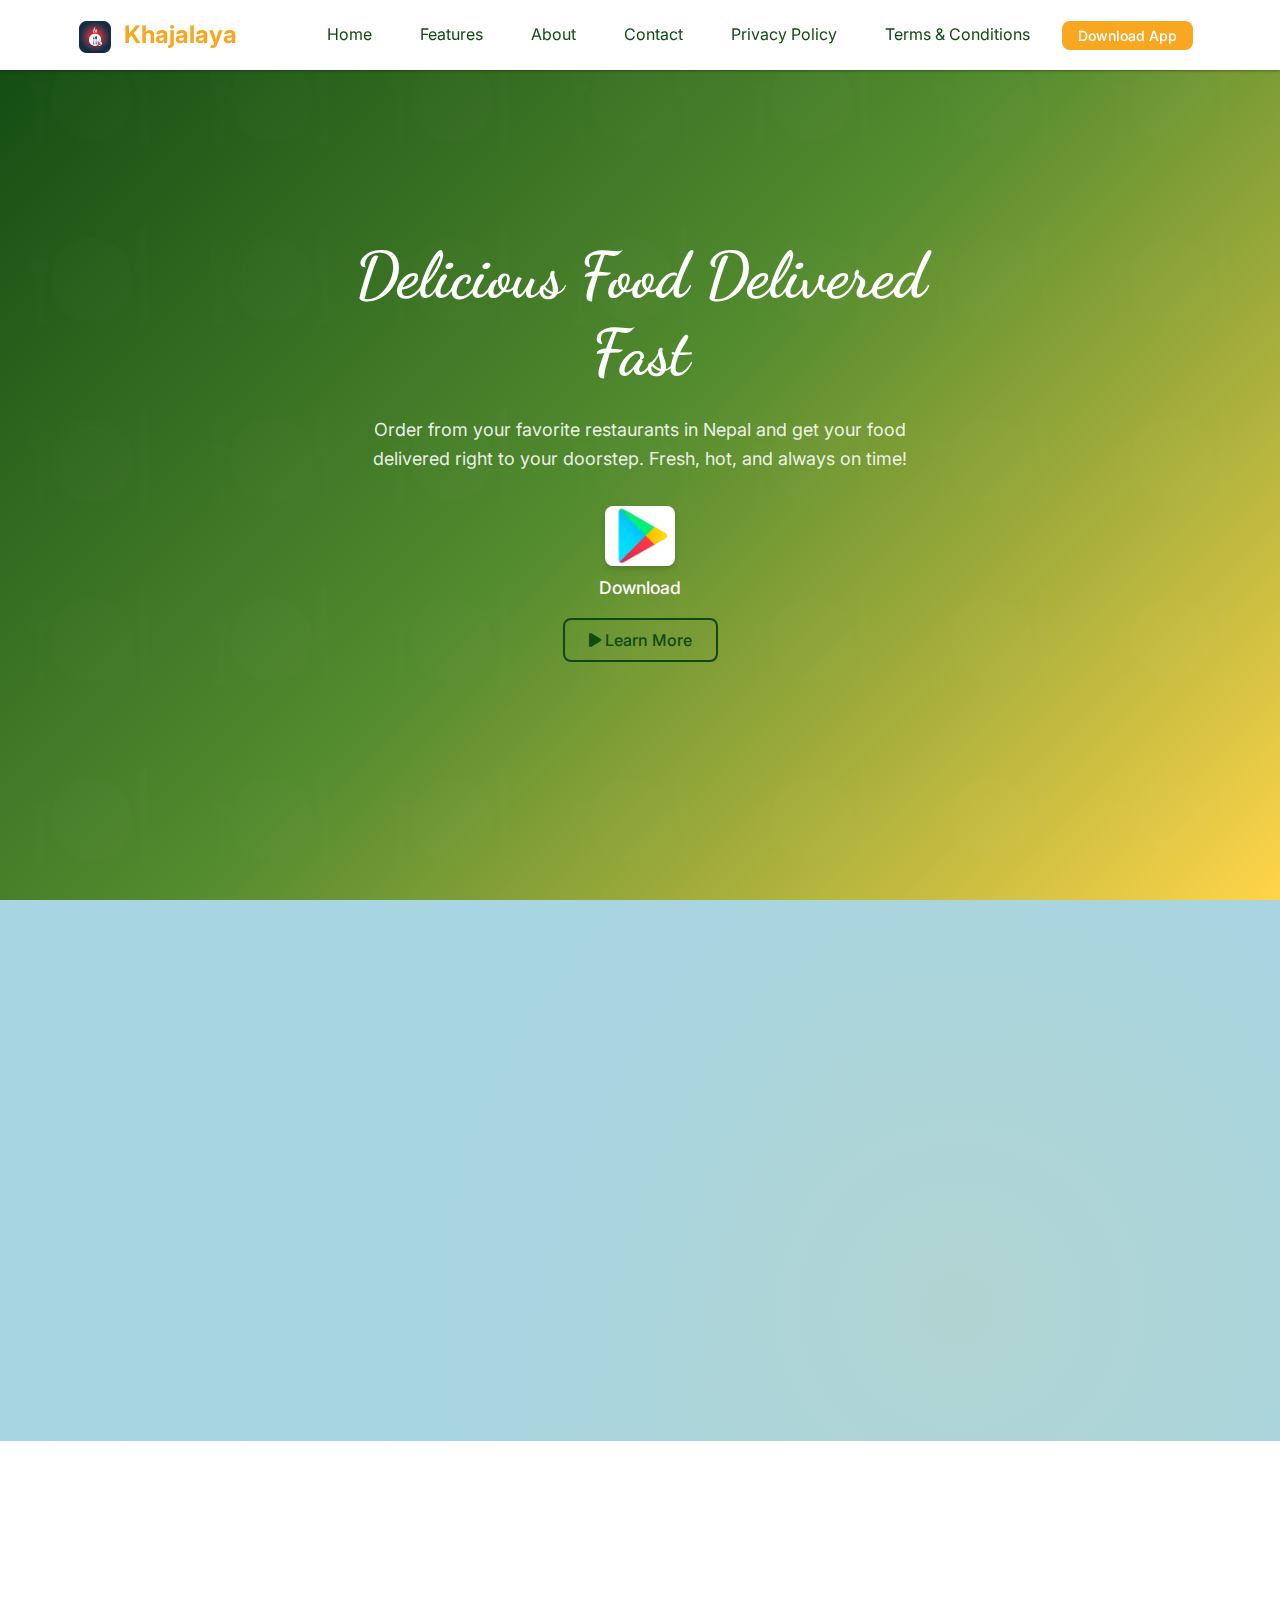
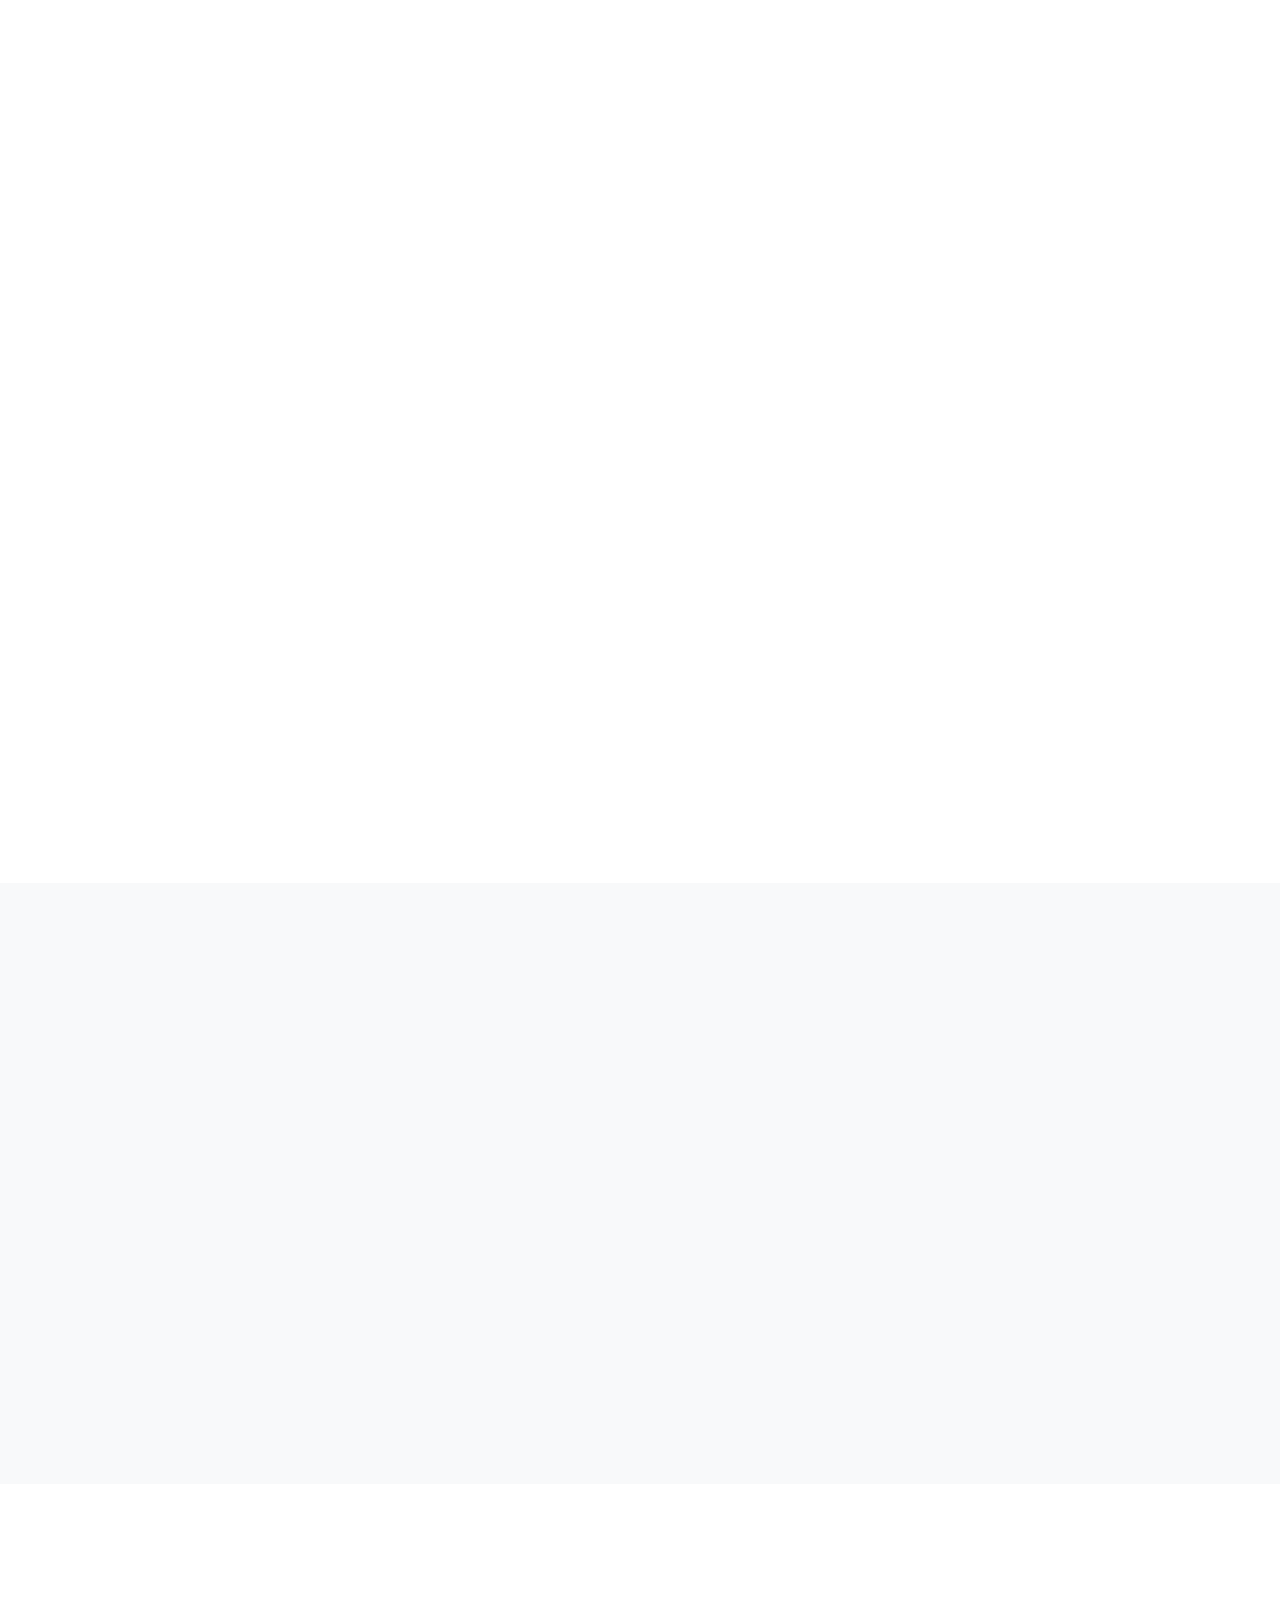
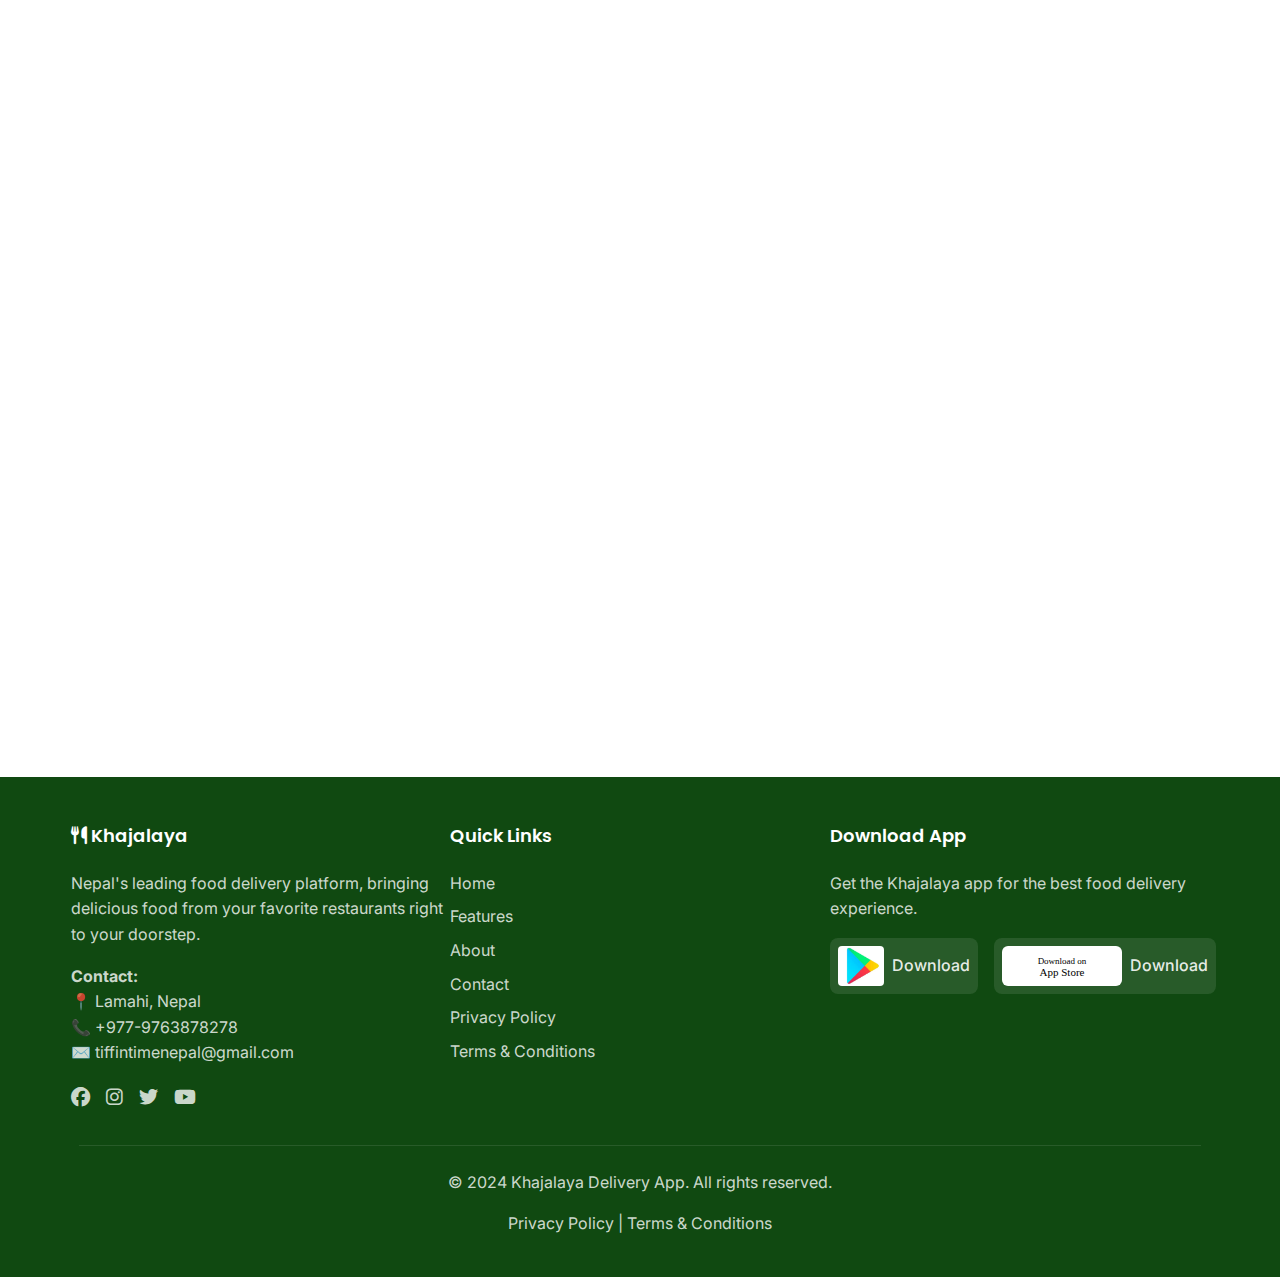
<file: index.html>
<!DOCTYPE html>
<html lang="en">
<head>
    <meta charset="UTF-8">
    <meta name="viewport" content="width=device-width, initial-scale=1.0">
    
    <!-- Cache Control Meta Tags -->
    <meta http-equiv="Cache-Control" content="no-cache, no-store, must-revalidate">
    <meta http-equiv="Pragma" content="no-cache">
    <meta http-equiv="Expires" content="0">
    
    <title>Khajalaya - Fast Food Delivery in Nepal</title>
    <meta name="description" content="Order delicious food from your favorite restaurants in Nepal. Fast delivery, great prices, and amazing taste with Khajalaya Delivery App.">
    <meta name="keywords" content="food delivery, Nepal, restaurant, online ordering, fast delivery, Khajalaya">
    
    <!-- Open Graph Meta Tags -->
    <meta property="og:title" content="Khajalaya - Fast Food Delivery in Nepal">
    <meta property="og:description" content="Order delicious food from your favorite restaurants in Nepal. Fast delivery, great prices, and amazing taste.">
    <meta property="og:image" content="images/appicon.png">
    <meta property="og:url" content="https://khajalaya.com">
    <meta property="og:type" content="website">
    
    <!-- Twitter Card Meta Tags -->
    <meta name="twitter:card" content="summary_large_image">
    <meta name="twitter:title" content="Khajalaya - Fast Food Delivery in Nepal">
    <meta name="twitter:description" content="Order delicious food from your favorite restaurants in Nepal. Fast delivery, great prices, and amazing taste.">
    <meta name="twitter:image" content="images/appicon.png">
    
    <!-- Favicon -->
    <link rel="icon" type="image/png" href="images/appicon.png">
    
    <!-- CSS -->
    <link rel="stylesheet" href="css/style.css?v=1.1">
    
    <!-- Google Fonts -->
    <link rel="preconnect" href="https://fonts.googleapis.com">
    <link rel="preconnect" href="https://fonts.gstatic.com" crossorigin>
    <link href="https://fonts.googleapis.com/css2?family=Inter:wght@300;400;500;600;700&family=Poppins:wght@400;500;600;700&display=swap" rel="stylesheet">
    
    <!-- Font Awesome -->
    <link rel="stylesheet" href="https://cdnjs.cloudflare.com/ajax/libs/font-awesome/6.4.0/css/all.min.css">
</head>
<body>
    <!-- Navigation -->
    <nav class="navbar" id="navbar">
        <div class="container">
            <div class="d-flex justify-between align-center">
                <a href="#" class="navbar-brand">
                    <img src="images/appicon.png" alt="Khajalaya" style="height: 32px; width: 32px; margin-right: 8px; vertical-align: middle;"> Khajalaya
                </a>
                
                <button class="navbar-toggler" id="navbarToggler" aria-label="Toggle navigation">
                    <i class="fas fa-bars"></i>
                </button>
                
                <div class="navbar-collapse" id="navbarCollapse">
                    <ul class="navbar-nav">
                        <li class="nav-item">
                            <a href="#home" class="nav-link">Home</a>
                        </li>
                        <li class="nav-item">
                            <a href="#features" class="nav-link">Features</a>
                        </li>
                        <li class="nav-item">
                            <a href="#about" class="nav-link">About</a>
                        </li>
                        <li class="nav-item">
                            <a href="#contact" class="nav-link">Contact</a>
                        </li>
                        <li class="nav-item">
                            <a href="legal_documents/privacy-policy.html" class="nav-link">Privacy Policy</a>
                        </li>
                        <li class="nav-item">
                            <a href="legal_documents/terms-conditions.html" class="nav-link">Terms & Conditions</a>
                        </li>
                        <li class="nav-item">
                            <a href="#" class="btn btn-primary btn-sm">Download App</a>
                        </li>
                    </ul>
                </div>
            </div>
        </div>
    </nav>

    <!-- Hero Section -->
    <section class="hero" id="home">
        <div class="container">
            <div class="hero-content fade-in">
                <h1>Delicious Food Delivered Fast</h1>
                <p>Order from your favorite restaurants in Nepal and get your food delivered right to your doorstep. Fresh, hot, and always on time!</p>
                <div class="d-flex flex-column align-center" style="gap: 1rem;">
                    <div style="display: flex; flex-direction: column; align-items: center; gap: 0.5rem;">
                        <img src="images/playstore.png" alt="Download on Google Play Store" style="height: 60px; border-radius: 8px; box-shadow: var(--shadow-md); transition: all var(--transition-normal);" 
                             onmouseover="this.style.transform='translateY(-2px)'; this.style.boxShadow='var(--shadow-lg)'"
                             onmouseout="this.style.transform='translateY(0)'; this.style.boxShadow='var(--shadow-md)'">
                        <span style="color: var(--white); font-weight: 500; font-size: 1.1rem;">Download</span>
                    </div>
                    <a href="#features" class="btn btn-outline">
                        <i class="fas fa-play"></i> Learn More
                    </a>
                </div>
            </div>
        </div>
    </section>

    <!-- Food Showcase Section -->
    <section class="section pattern-bg" style="background-color: var(--light-blue); padding: 3rem 0;">
        <div class="container">
            <div class="section-title fade-in">
                <h2 style="color: var(--secondary-color);">Delicious Food from Nepal</h2>
                <p style="color: var(--secondary-color);">Taste the authentic flavors of Nepal delivered fresh to your doorstep</p>
            </div>
            
            <div class="row" style="margin-top: 2rem;">
                <div class="col-12 col-md-6 col-lg-3">
                    <div class="food-card fade-in">
                        <div class="food-card-image" style="background-image: url('images/thali.jpg');">
                            <div class="food-card-overlay">
                                <h3 style="margin: 0;">Traditional Thali</h3>
                            </div>
                        </div>
                        <div class="food-card-body">
                            <p style="color: var(--gray);">Authentic Nepali thali with rice, dal, vegetables, and pickles</p>
                        </div>
                    </div>
                </div>
                
                <div class="col-12 col-md-6 col-lg-3">
                    <div class="food-card fade-in">
                        <div class="food-card-image" style="background-image: url('images/chapati.jpg');">
                            <div class="food-card-overlay">
                                <h3 style="margin: 0;">Fresh Chapati</h3>
                            </div>
                        </div>
                        <div class="food-card-body">
                            <p style="color: var(--gray);">Soft, warm chapati made fresh daily with traditional methods</p>
                        </div>
                    </div>
                </div>
                
                <div class="col-12 col-md-6 col-lg-3">
                    <div class="food-card fade-in">
                        <div class="food-card-image" style="background-image: url('images/lassi.jpg');">
                            <div class="food-card-overlay">
                                <h3 style="margin: 0;">Sweet Lassi</h3>
                            </div>
                        </div>
                        <div class="food-card-body">
                            <p style="color: var(--gray);">Refreshing sweet lassi made with fresh yogurt and natural flavors</p>
                        </div>
                    </div>
                </div>
                
                <div class="col-12 col-md-6 col-lg-3">
                    <div class="food-card fade-in">
                        <div class="food-card-image" style="background-image: url('images/tea.jpg');">
                            <div class="food-card-overlay">
                                <h3 style="margin: 0;">Masala Tea</h3>
                            </div>
                        </div>
                        <div class="food-card-body">
                            <p style="color: var(--gray);">Aromatic masala tea with traditional spices and fresh milk</p>
                        </div>
                    </div>
                </div>
            </div>
        </div>
    </section>

    <!-- Features Section -->
    <section class="section" id="features">
        <div class="container">
            <div class="section-title fade-in">
                <h2>Why Choose Khajalaya?</h2>
                <p>We make food delivery simple, fast, and reliable. Here's what makes us different:</p>
            </div>
            
            <div class="feature-grid">
                <div class="feature-card fade-in">
                    <span class="feature-icon">🚚</span>
                    <h3>Fast Delivery</h3>
                    <p>Get your food delivered in 30 minutes or less. Our network of delivery partners ensures quick and reliable service across Nepal.</p>
                </div>
                
                <div class="feature-card fade-in">
                    <span class="feature-icon">🍕</span>
                    <h3>Wide Selection</h3>
                    <p>Choose from hundreds of restaurants and thousands of dishes. From local Nepali cuisine to international favorites, we have it all.</p>
                </div>
                
                <div class="feature-card fade-in">
                    <span class="feature-icon">💳</span>
                    <h3>Easy Payment</h3>
                    <p>Pay with cash on delivery, mobile banking, or digital wallets. Multiple payment options for your convenience.</p>
                </div>
                
                <div class="feature-card fade-in">
                    <span class="feature-icon">⭐</span>
                    <h3>Quality Assured</h3>
                    <p>All our partner restaurants are verified for quality and hygiene. We ensure you get the best food every time.</p>
                </div>
                
                <div class="feature-card fade-in">
                    <span class="feature-icon">📱</span>
                    <h3>Real-time Tracking</h3>
                    <p>Track your order from kitchen to your doorstep. Get live updates on your delivery status and estimated arrival time.</p>
                </div>
                
                <div class="feature-card fade-in">
                    <span class="feature-icon">🎁</span>
                    <h3>Great Offers</h3>
                    <p>Enjoy exclusive discounts, cashback offers, and special deals. Save money on every order with our promotional offers.</p>
                </div>
            </div>
        </div>
    </section>

    <!-- About Section -->
    <section class="section" id="about" style="background-color: var(--light-gray);">
        <div class="container">
            <div class="row">
                <div class="col-12 col-md-6">
                    <div class="fade-in">
                        <h2>About Khajalaya</h2>
                        <p>Khajalaya is Nepal's leading food delivery platform, connecting hungry customers with their favorite restaurants. Since our launch, we've been committed to making food delivery accessible, affordable, and convenient for everyone.</p>
                        
                        <div class="d-flex" style="gap: 2rem; margin: 2rem 0;">
                            <div class="text-center">
                                <h3 style="color: var(--primary-color); font-size: 2rem; margin-bottom: 0.5rem;">50K+</h3>
                                <p style="margin: 0;">Happy Customers</p>
                            </div>
                            <div class="text-center">
                                <h3 style="color: var(--primary-color); font-size: 2rem; margin-bottom: 0.5rem;">500+</h3>
                                <p style="margin: 0;">Partner Restaurants</p>
                            </div>
                            <div class="text-center">
                                <h3 style="color: var(--primary-color); font-size: 2rem; margin-bottom: 0.5rem;">1M+</h3>
                                <p style="margin: 0;">Orders Delivered</p>
                            </div>
                        </div>
                        
                        <p>Our mission is simple: to bring delicious food from your favorite restaurants right to your doorstep, quickly and safely. We believe that good food should be accessible to everyone, everywhere.</p>
                        
                        <a href="#contact" class="btn btn-primary" style="margin-top: var(--spacing-lg);">
                            <i class="fas fa-envelope"></i> Get in Touch
                        </a>
                    </div>
                </div>
                
                <div class="col-12 col-md-6" style="margin-top: var(--spacing-xl);">
                    <div class="fade-in">
                        <div style="background: linear-gradient(135deg, var(--secondary-color), var(--dark-green)); border-radius: var(--radius-lg); padding: 2rem; color: white; text-align: center;">
                            <h3 style="color: white; margin-bottom: 1rem;">Our Values</h3>
                            
                            <div style="margin-bottom: 1.5rem;">
                                <i class="fas fa-heart" style="font-size: 2rem; margin-bottom: 1rem; display: block;"></i>
                                <h4 style="color: white; margin-bottom: 0.5rem;">Customer First</h4>
                                <p style="color: rgba(255,255,255,0.9); margin: 0;">We prioritize customer satisfaction above everything else.</p>
                            </div>
                            
                            <div style="margin-bottom: 1.5rem;">
                                <i class="fas fa-shield-alt" style="font-size: 2rem; margin-bottom: 1rem; display: block;"></i>
                                <h4 style="color: white; margin-bottom: 0.5rem;">Quality & Safety</h4>
                                <p style="color: rgba(255,255,255,0.9); margin: 0;">We ensure the highest standards of food quality and safety.</p>
                            </div>
                            
                            <div>
                                <i class="fas fa-users" style="font-size: 2rem; margin-bottom: 1rem; display: block;"></i>
                                <h4 style="color: white; margin-bottom: 0.5rem;">Community Support</h4>
                                <p style="color: rgba(255,255,255,0.9); margin: 0;">We support local restaurants and delivery partners.</p>
                            </div>
                        </div>
                    </div>
                </div>
            </div>
        </div>
    </section>

    <!-- Contact Section -->
    <section class="section" id="contact" style="margin-top: var(--spacing-xl);">
        <div class="container">
            <div class="section-title fade-in">
                <h2>Get in Touch</h2>
                <p>Have questions or feedback? We'd love to hear from you!</p>
            </div>
            
            <div class="row">
                <div class="col-12 col-md-6">
                    <div class="fade-in">
                        <h3>Contact Information</h3>
                        <div style="margin-bottom: 2rem;">
                            <div style="display: flex; align-items: center; margin-bottom: 1rem;">
                                <i class="fas fa-map-marker-alt" style="color: var(--primary-color); margin-right: 1rem; font-size: 1.2rem;"></i>
                                <div>
                                    <strong>Address</strong><br>
                                    Lamahi, Nepal
                                </div>
                            </div>
                            
                            <div style="display: flex; align-items: center; margin-bottom: 1rem;">
                                <i class="fas fa-phone" style="color: var(--primary-color); margin-right: 1rem; font-size: 1.2rem;"></i>
                                <div>
                                    <strong>Phone</strong><br>
                                    +977-9763878278
                                </div>
                            </div>
                            
                            <div style="display: flex; align-items: center; margin-bottom: 1rem;">
                                <i class="fas fa-envelope" style="color: var(--primary-color); margin-right: 1rem; font-size: 1.2rem;"></i>
                                <div>
                                    <strong>Email</strong><br>
                                    tiffintimenepal@gmail.com
                                </div>
                            </div>
                            
                            <div style="display: flex; align-items: center;">
                                <i class="fas fa-clock" style="color: var(--primary-color); margin-right: 1rem; font-size: 1.2rem;"></i>
                                <div>
                                    <strong>Support Hours</strong><br>
                                    24/7 Customer Support
                                </div>
                            </div>
                        </div>
                        
                        <h4>Follow Us</h4>
                        <div style="display: flex; gap: 1rem;">
                            <a href="#" style="color: var(--primary-color); font-size: 1.5rem;">
                                <i class="fab fa-facebook"></i>
                            </a>
                            <a href="#" style="color: var(--primary-color); font-size: 1.5rem;">
                                <i class="fab fa-instagram"></i>
                            </a>
                            <a href="#" style="color: var(--primary-color); font-size: 1.5rem;">
                                <i class="fab fa-twitter"></i>
                            </a>
                            <a href="#" style="color: var(--primary-color); font-size: 1.5rem;">
                                <i class="fab fa-youtube"></i>
                            </a>
                        </div>
                    </div>
                </div>
                
                <div class="col-12 col-md-6">
                    <div class="card fade-in">
                        <div class="card-header">
                            <h3>Send us a Message</h3>
                        </div>
                        <div class="card-body">
                            <form id="contactForm">
                                <div style="margin-bottom: 1rem;">
                                    <label for="name" style="display: block; margin-bottom: 0.5rem; font-weight: 500;">Name</label>
                                    <input type="text" id="name" name="name" required 
                                           style="width: 100%; padding: 0.75rem; border: 2px solid #e9ecef; border-radius: var(--radius-sm); font-size: 1rem; transition: border-color var(--transition-fast);"
                                           onfocus="this.style.borderColor='var(--primary-color)'"
                                           onblur="this.style.borderColor='#e9ecef'">
                                </div>
                                
                                <div style="margin-bottom: 1rem;">
                                    <label for="email" style="display: block; margin-bottom: 0.5rem; font-weight: 500;">Email</label>
                                    <input type="email" id="email" name="email" required 
                                           style="width: 100%; padding: 0.75rem; border: 2px solid #e9ecef; border-radius: var(--radius-sm); font-size: 1rem; transition: border-color var(--transition-fast);"
                                           onfocus="this.style.borderColor='var(--primary-color)'"
                                           onblur="this.style.borderColor='#e9ecef'">
                                </div>
                                
                                <div style="margin-bottom: 1rem;">
                                    <label for="subject" style="display: block; margin-bottom: 0.5rem; font-weight: 500;">Subject</label>
                                    <input type="text" id="subject" name="subject" required 
                                           style="width: 100%; padding: 0.75rem; border: 2px solid #e9ecef; border-radius: var(--radius-sm); font-size: 1rem; transition: border-color var(--transition-fast);"
                                           onfocus="this.style.borderColor='var(--primary-color)'"
                                           onblur="this.style.borderColor='#e9ecef'">
                                </div>
                                
                                <div style="margin-bottom: 1.5rem;">
                                    <label for="message" style="display: block; margin-bottom: 0.5rem; font-weight: 500;">Message</label>
                                    <textarea id="message" name="message" rows="4" required 
                                              style="width: 100%; padding: 0.75rem; border: 2px solid #e9ecef; border-radius: var(--radius-sm); font-size: 1rem; resize: vertical; transition: border-color var(--transition-fast);"
                                              onfocus="this.style.borderColor='var(--primary-color)'"
                                              onblur="this.style.borderColor='#e9ecef'"></textarea>
                                </div>
                                
                                <button type="submit" class="btn btn-primary" style="width: 100%;">
                                    <i class="fas fa-paper-plane"></i> Send Message
                                </button>
                            </form>
                        </div>
                    </div>
                </div>
            </div>
        </div>
    </section>

    <!-- Footer -->
    <footer class="footer" style="background: linear-gradient(135deg, var(--secondary-color), var(--dark-green));">
        <div class="container">
            <div class="row">
                <div class="col-12 col-md-4">
                    <h5><i class="fas fa-utensils"></i> Khajalaya</h5>
                    <p>Nepal's leading food delivery platform, bringing delicious food from your favorite restaurants right to your doorstep.</p>
                    <p><strong>Contact:</strong><br>
                    📍 Lamahi, Nepal<br>
                    📞 +977-9763878278<br>
                    ✉️ tiffintimenepal@gmail.com</p>
                    <div style="display: flex; gap: 1rem; margin-top: 1rem;">
                        <a href="#" style="color: rgba(255,255,255,0.8); font-size: 1.2rem;">
                            <i class="fab fa-facebook"></i>
                        </a>
                        <a href="#" style="color: rgba(255,255,255,0.8); font-size: 1.2rem;">
                            <i class="fab fa-instagram"></i>
                        </a>
                        <a href="#" style="color: rgba(255,255,255,0.8); font-size: 1.2rem;">
                            <i class="fab fa-twitter"></i>
                        </a>
                        <a href="#" style="color: rgba(255,255,255,0.8); font-size: 1.2rem;">
                            <i class="fab fa-youtube"></i>
                        </a>
                    </div>
                </div>
                
                <div class="col-12 col-md-4">
                    <h5>Quick Links</h5>
                    <ul style="list-style: none; padding: 0;">
                        <li style="margin-bottom: 0.5rem;">
                            <a href="#home">Home</a>
                        </li>
                        <li style="margin-bottom: 0.5rem;">
                            <a href="#features">Features</a>
                        </li>
                        <li style="margin-bottom: 0.5rem;">
                            <a href="#about">About</a>
                        </li>
                        <li style="margin-bottom: 0.5rem;">
                            <a href="#contact">Contact</a>
                        </li>
                        <li style="margin-bottom: 0.5rem;">
                            <a href="legal_documents/privacy-policy.html">Privacy Policy</a>
                        </li>
                        <li style="margin-bottom: 0.5rem;">
                            <a href="legal_documents/terms-conditions.html">Terms & Conditions</a>
                        </li>
                    </ul>
                </div>
                
                <div class="col-12 col-md-4">
                    <h5>Download App</h5>
                    <p>Get the Khajalaya app for the best food delivery experience.</p>
                    <div style="display: flex; gap: 1rem; margin-top: 1rem;">
                        <div style="display: flex; align-items: center; gap: 0.5rem; padding: 0.5rem; background: rgba(255,255,255,0.1); border-radius: 8px; transition: all var(--transition-normal);" 
                             onmouseover="this.style.transform='translateY(-2px)'; this.style.boxShadow='var(--shadow-lg)'; this.style.background='rgba(255,255,255,0.2)'"
                             onmouseout="this.style.transform='translateY(0)'; this.style.boxShadow='var(--shadow-sm)'; this.style.background='rgba(255,255,255,0.1)'">
                            <img src="images/playstore.png" alt="Download on Google Play Store" style="height: 40px; border-radius: 4px;">
                            <span style="color: rgba(255,255,255,0.9); font-weight: 500;">Download</span>
                        </div>
                        <div style="display: flex; align-items: center; gap: 0.5rem; padding: 0.5rem; background: rgba(255,255,255,0.1); border-radius: 8px; transition: all var(--transition-normal);" 
                             onmouseover="this.style.transform='translateY(-2px)'; this.style.boxShadow='var(--shadow-lg)'; this.style.background='rgba(255,255,255,0.2)'"
                             onmouseout="this.style.transform='translateY(0)'; this.style.boxShadow='var(--shadow-sm)'; this.style.background='rgba(255,255,255,0.1)'">
                            <img src="data:image/svg+xml,<svg xmlns='http://www.w3.org/2000/svg' width='120' height='40' viewBox='0 0 120 40'><rect width='120' height='40' fill='%23ffffff' rx='6'/><text x='60' y='18' text-anchor='middle' font-size='9' fill='%23000'>Download on</text><text x='60' y='30' text-anchor='middle' font-size='11' fill='%23000'>App Store</text></svg>" alt="Download on App Store" style="height: 40px; border-radius: 4px;">
                            <span style="color: rgba(255,255,255,0.9); font-weight: 500;">Download</span>
                        </div>
                    </div>
                </div>
            </div>
            
            <div class="footer-bottom">
                <p>&copy; 2024 Khajalaya Delivery App. All rights reserved.</p>
                <p style="margin-top: 0.5rem;">
                    <a href="legal_documents/privacy-policy.html">Privacy Policy</a> | 
                    <a href="legal_documents/terms-conditions.html">Terms & Conditions</a>
                </p>
            </div>
        </div>
    </footer>

    <!-- JavaScript -->
    <script src="js/main.js?v=1.1"></script>
</body>
</html>
</file>
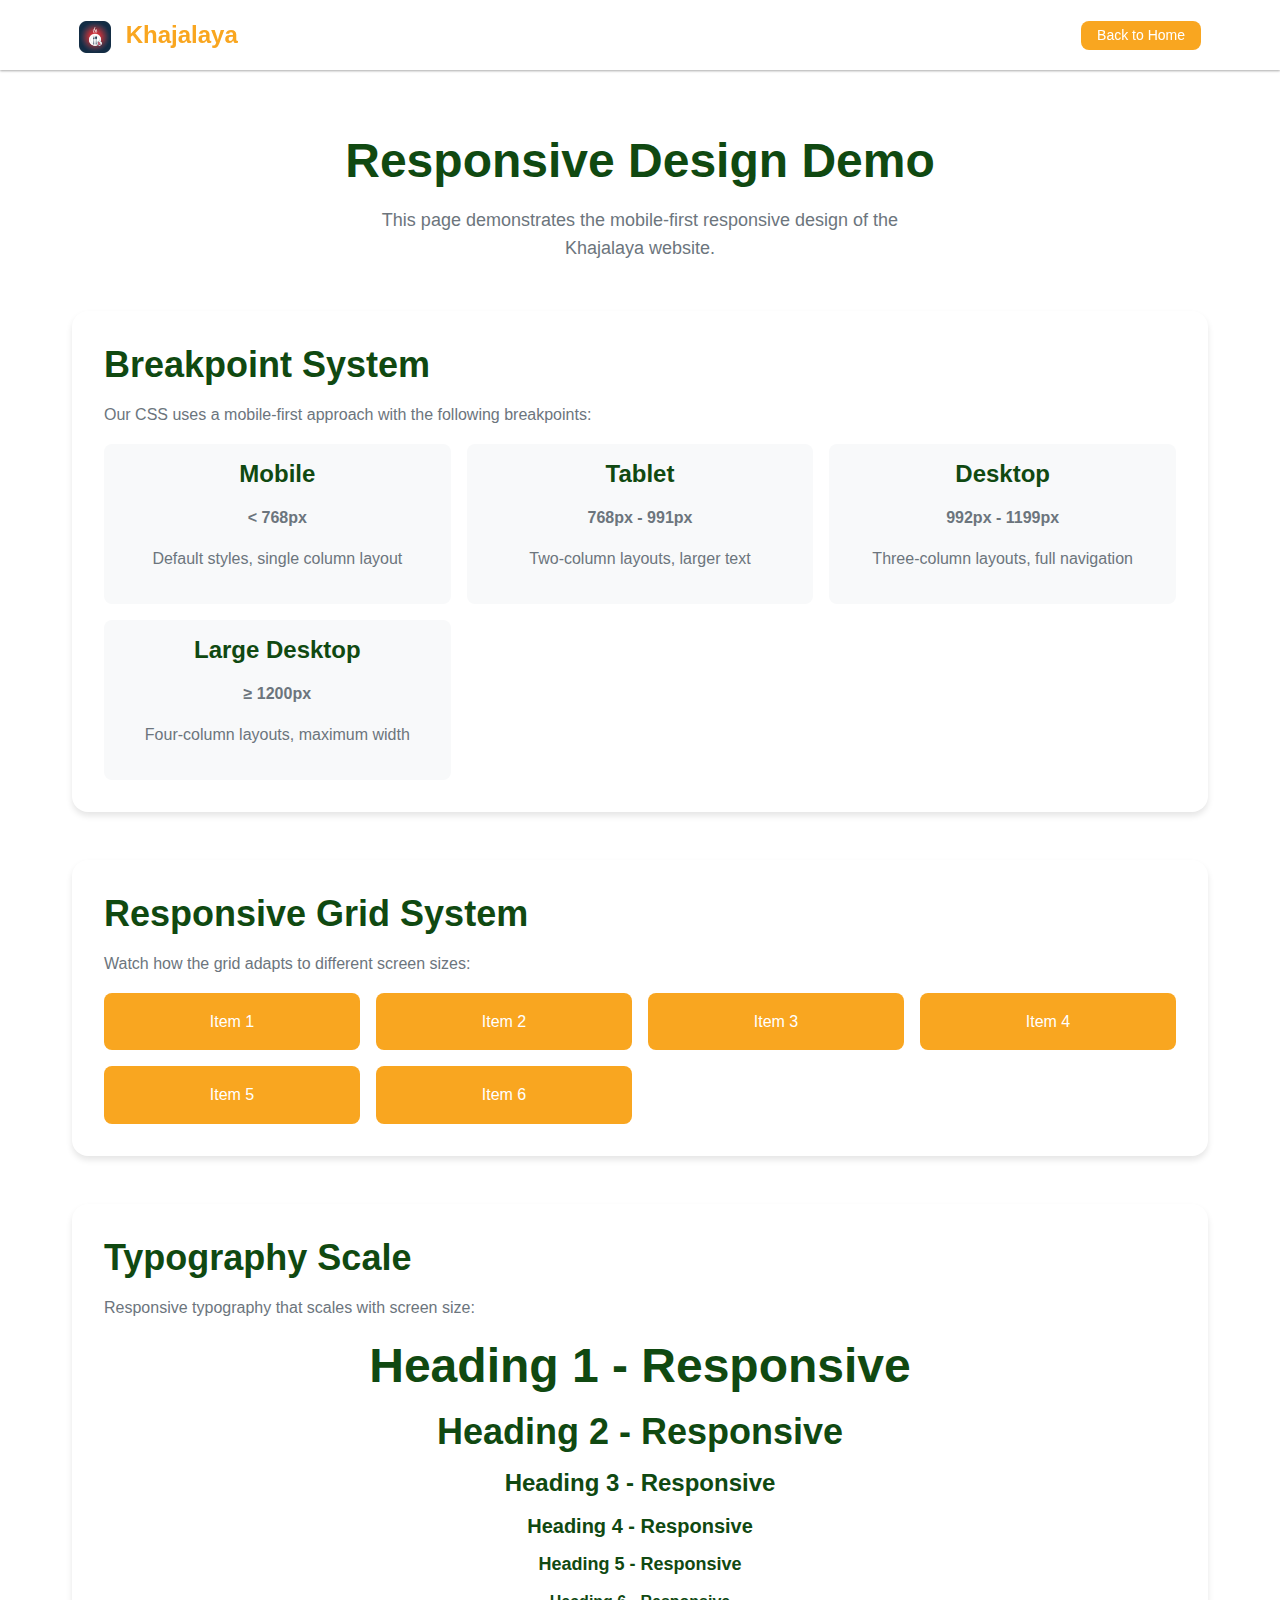
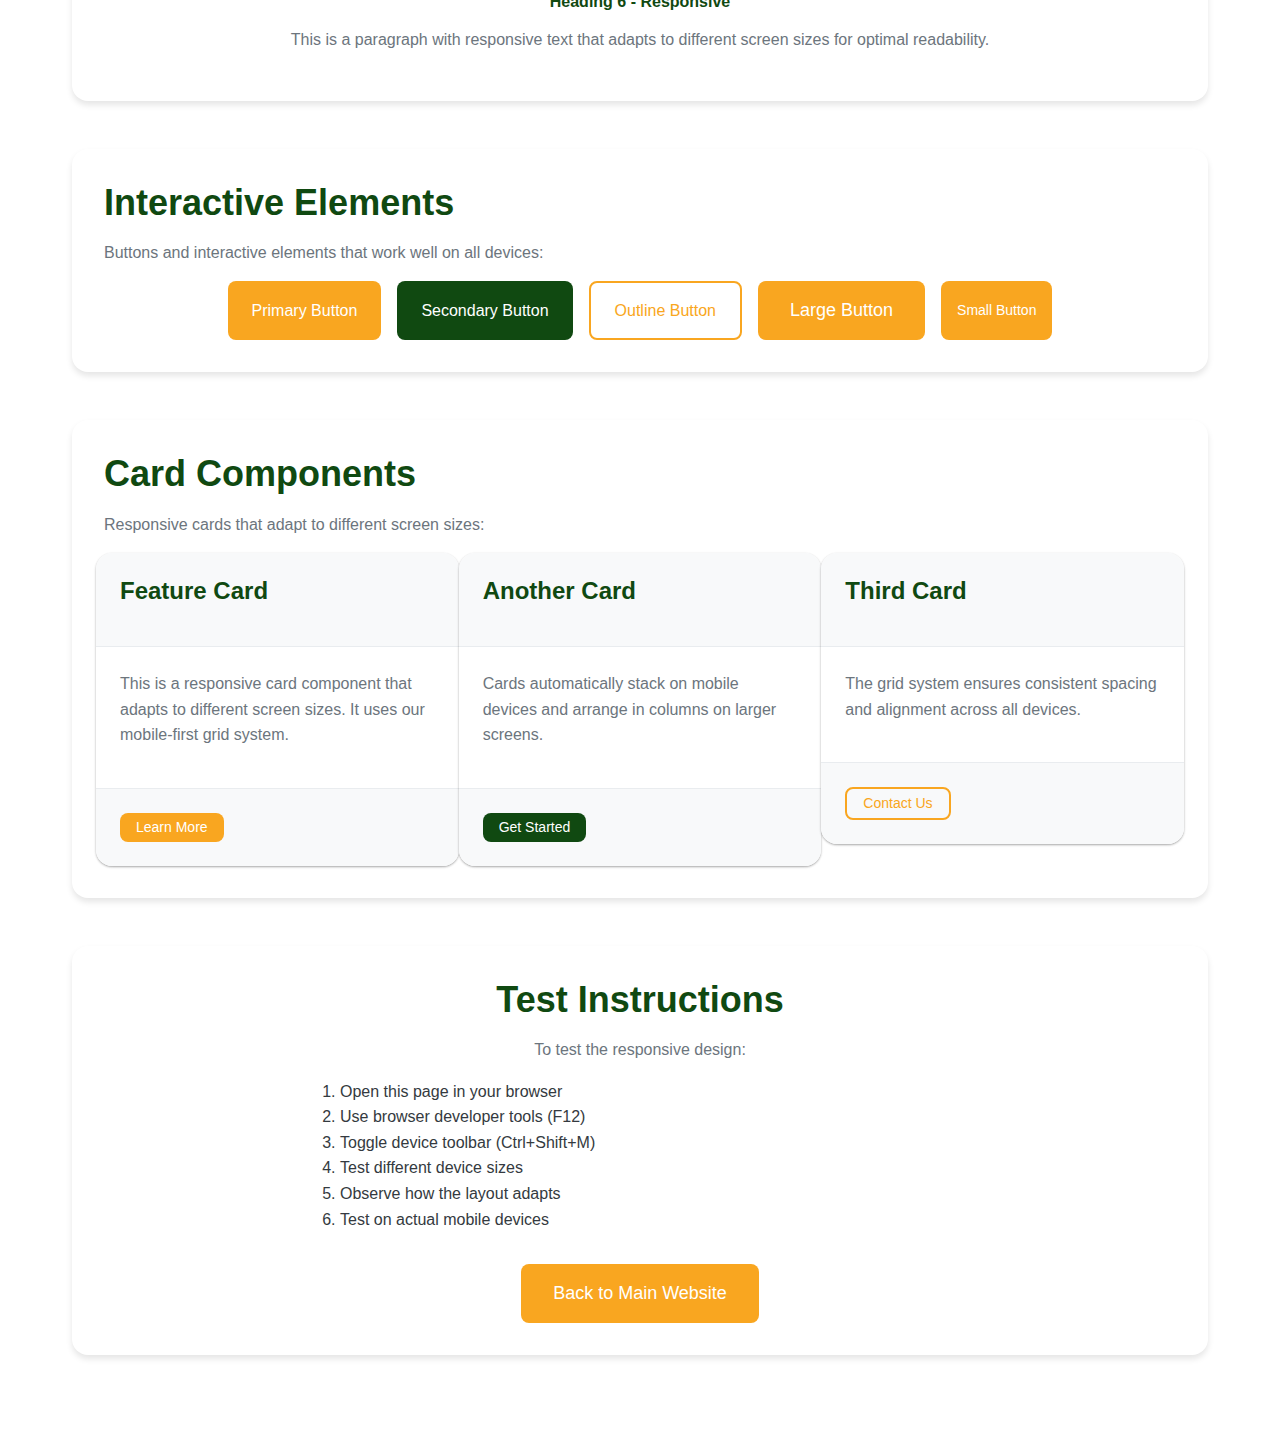
<file: demo.html>
<!DOCTYPE html>
<html lang="en">
<head>
    <meta charset="UTF-8">
    <meta name="viewport" content="width=device-width, initial-scale=1.0">
    <title>Responsive Design Demo - Khajalaya</title>
    <link rel="stylesheet" href="css/style.css">
    <style>
        .demo-container {
            max-width: 1200px;
            margin: 0 auto;
            padding: 2rem;
        }
        
        .demo-section {
            margin-bottom: 3rem;
            padding: 2rem;
            background: white;
            border-radius: 1rem;
            box-shadow: 0 4px 6px rgba(0, 0, 0, 0.1);
        }
        
        .breakpoint-demo {
            display: grid;
            grid-template-columns: 1fr;
            gap: 1rem;
            margin-top: 1rem;
        }
        
        .breakpoint-item {
            padding: 1rem;
            background: var(--light-gray);
            border-radius: 0.5rem;
            text-align: center;
        }
        
        .device-mockup {
            width: 100%;
            max-width: 300px;
            margin: 0 auto;
            background: #333;
            border-radius: 20px;
            padding: 20px;
            position: relative;
        }
        
        .device-screen {
            background: white;
            border-radius: 10px;
            padding: 1rem;
            min-height: 200px;
        }
        
        .responsive-grid {
            display: grid;
            grid-template-columns: 1fr;
            gap: 1rem;
        }
        
        .grid-item {
            background: var(--primary-color);
            color: white;
            padding: 1rem;
            border-radius: 0.5rem;
            text-align: center;
        }
        
        @media (min-width: 768px) {
            .breakpoint-demo {
                grid-template-columns: repeat(2, 1fr);
            }
            
            .responsive-grid {
                grid-template-columns: repeat(2, 1fr);
            }
        }
        
        @media (min-width: 992px) {
            .breakpoint-demo {
                grid-template-columns: repeat(3, 1fr);
            }
            
            .responsive-grid {
                grid-template-columns: repeat(3, 1fr);
            }
        }
        
        @media (min-width: 1200px) {
            .responsive-grid {
                grid-template-columns: repeat(4, 1fr);
            }
        }
    </style>
</head>
<body>
    <nav class="navbar">
        <div class="container">
            <div class="d-flex justify-between align-center">
                <a href="index.html" class="navbar-brand">
                    <img src="images/appicon.png" alt="Khajalaya" style="height: 32px; width: 32px; margin-right: 8px; vertical-align: middle;"> Khajalaya
                </a>
                <a href="index.html" class="btn btn-primary btn-sm">Back to Home</a>
            </div>
        </div>
    </nav>

    <div class="demo-container" style="margin-top: 100px;">
        <div class="section-title text-center">
            <h1>Responsive Design Demo</h1>
            <p>This page demonstrates the mobile-first responsive design of the Khajalaya website.</p>
        </div>

        <div class="demo-section">
            <h2>Breakpoint System</h2>
            <p>Our CSS uses a mobile-first approach with the following breakpoints:</p>
            
            <div class="breakpoint-demo">
                <div class="breakpoint-item">
                    <h3>Mobile</h3>
                    <p><strong>&lt; 768px</strong></p>
                    <p>Default styles, single column layout</p>
                </div>
                
                <div class="breakpoint-item">
                    <h3>Tablet</h3>
                    <p><strong>768px - 991px</strong></p>
                    <p>Two-column layouts, larger text</p>
                </div>
                
                <div class="breakpoint-item">
                    <h3>Desktop</h3>
                    <p><strong>992px - 1199px</strong></p>
                    <p>Three-column layouts, full navigation</p>
                </div>
                
                <div class="breakpoint-item">
                    <h3>Large Desktop</h3>
                    <p><strong>≥ 1200px</strong></p>
                    <p>Four-column layouts, maximum width</p>
                </div>
            </div>
        </div>

        <div class="demo-section">
            <h2>Responsive Grid System</h2>
            <p>Watch how the grid adapts to different screen sizes:</p>
            
            <div class="responsive-grid">
                <div class="grid-item">Item 1</div>
                <div class="grid-item">Item 2</div>
                <div class="grid-item">Item 3</div>
                <div class="grid-item">Item 4</div>
                <div class="grid-item">Item 5</div>
                <div class="grid-item">Item 6</div>
            </div>
        </div>

        <div class="demo-section">
            <h2>Typography Scale</h2>
            <p>Responsive typography that scales with screen size:</p>
            
            <div style="text-align: center;">
                <h1>Heading 1 - Responsive</h1>
                <h2>Heading 2 - Responsive</h2>
                <h3>Heading 3 - Responsive</h3>
                <h4>Heading 4 - Responsive</h4>
                <h5>Heading 5 - Responsive</h5>
                <h6>Heading 6 - Responsive</h6>
                <p>This is a paragraph with responsive text that adapts to different screen sizes for optimal readability.</p>
            </div>
        </div>

        <div class="demo-section">
            <h2>Interactive Elements</h2>
            <p>Buttons and interactive elements that work well on all devices:</p>
            
            <div style="display: flex; flex-wrap: wrap; gap: 1rem; justify-content: center;">
                <button class="btn btn-primary">Primary Button</button>
                <button class="btn btn-secondary">Secondary Button</button>
                <button class="btn btn-outline">Outline Button</button>
                <button class="btn btn-primary btn-lg">Large Button</button>
                <button class="btn btn-primary btn-sm">Small Button</button>
            </div>
        </div>

        <div class="demo-section">
            <h2>Card Components</h2>
            <p>Responsive cards that adapt to different screen sizes:</p>
            
            <div class="row">
                <div class="col-12 col-md-6 col-lg-4">
                    <div class="card">
                        <div class="card-header">
                            <h3>Feature Card</h3>
                        </div>
                        <div class="card-body">
                            <p>This is a responsive card component that adapts to different screen sizes. It uses our mobile-first grid system.</p>
                        </div>
                        <div class="card-footer">
                            <button class="btn btn-primary btn-sm">Learn More</button>
                        </div>
                    </div>
                </div>
                
                <div class="col-12 col-md-6 col-lg-4">
                    <div class="card">
                        <div class="card-header">
                            <h3>Another Card</h3>
                        </div>
                        <div class="card-body">
                            <p>Cards automatically stack on mobile devices and arrange in columns on larger screens.</p>
                        </div>
                        <div class="card-footer">
                            <button class="btn btn-secondary btn-sm">Get Started</button>
                        </div>
                    </div>
                </div>
                
                <div class="col-12 col-md-6 col-lg-4">
                    <div class="card">
                        <div class="card-header">
                            <h3>Third Card</h3>
                        </div>
                        <div class="card-body">
                            <p>The grid system ensures consistent spacing and alignment across all devices.</p>
                        </div>
                        <div class="card-footer">
                            <button class="btn btn-outline btn-sm">Contact Us</button>
                        </div>
                    </div>
                </div>
            </div>
        </div>

        <div class="demo-section text-center">
            <h2>Test Instructions</h2>
            <p>To test the responsive design:</p>
            <ol style="text-align: left; max-width: 600px; margin: 0 auto;">
                <li>Open this page in your browser</li>
                <li>Use browser developer tools (F12)</li>
                <li>Toggle device toolbar (Ctrl+Shift+M)</li>
                <li>Test different device sizes</li>
                <li>Observe how the layout adapts</li>
                <li>Test on actual mobile devices</li>
            </ol>
            
            <div style="margin-top: 2rem;">
                <a href="index.html" class="btn btn-primary btn-lg">
                    <i class="fas fa-home"></i> Back to Main Website
                </a>
            </div>
        </div>
    </div>

    <script src="js/main.js"></script>
</body>
</html>
</file>
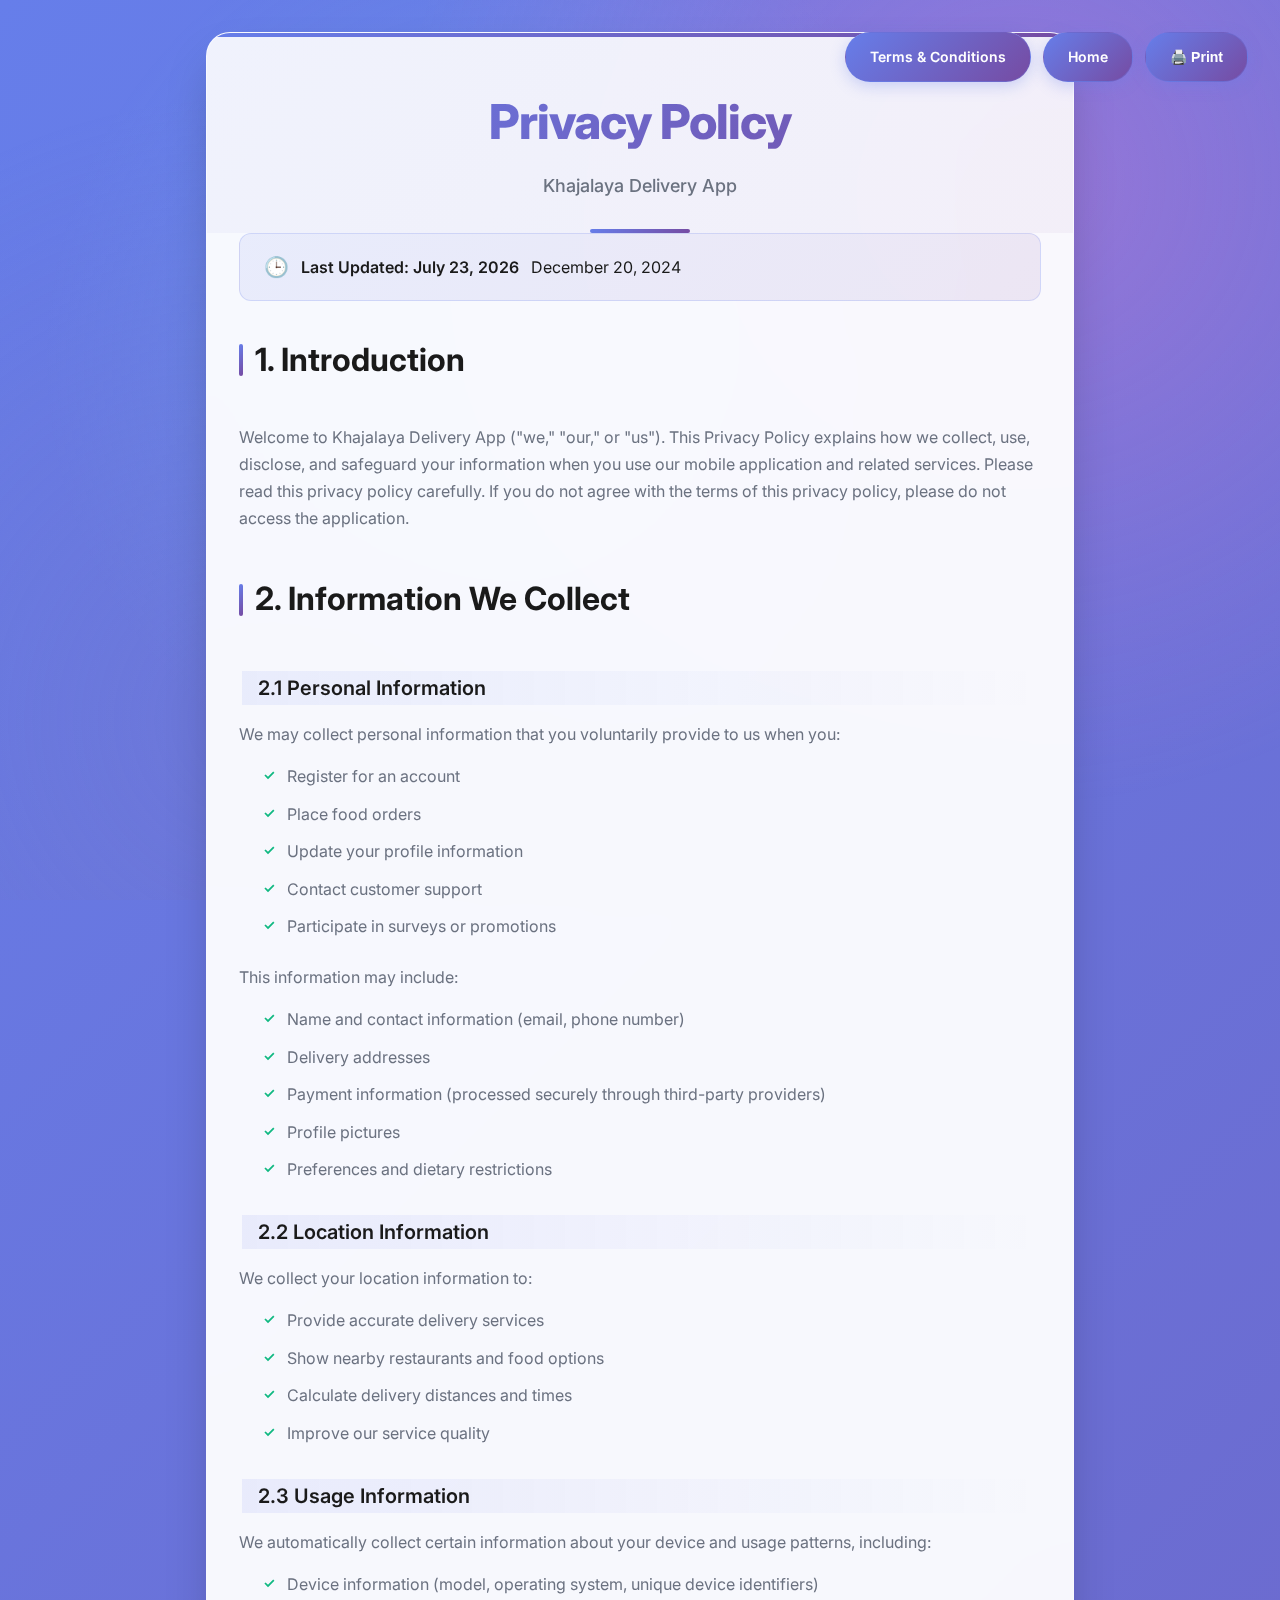
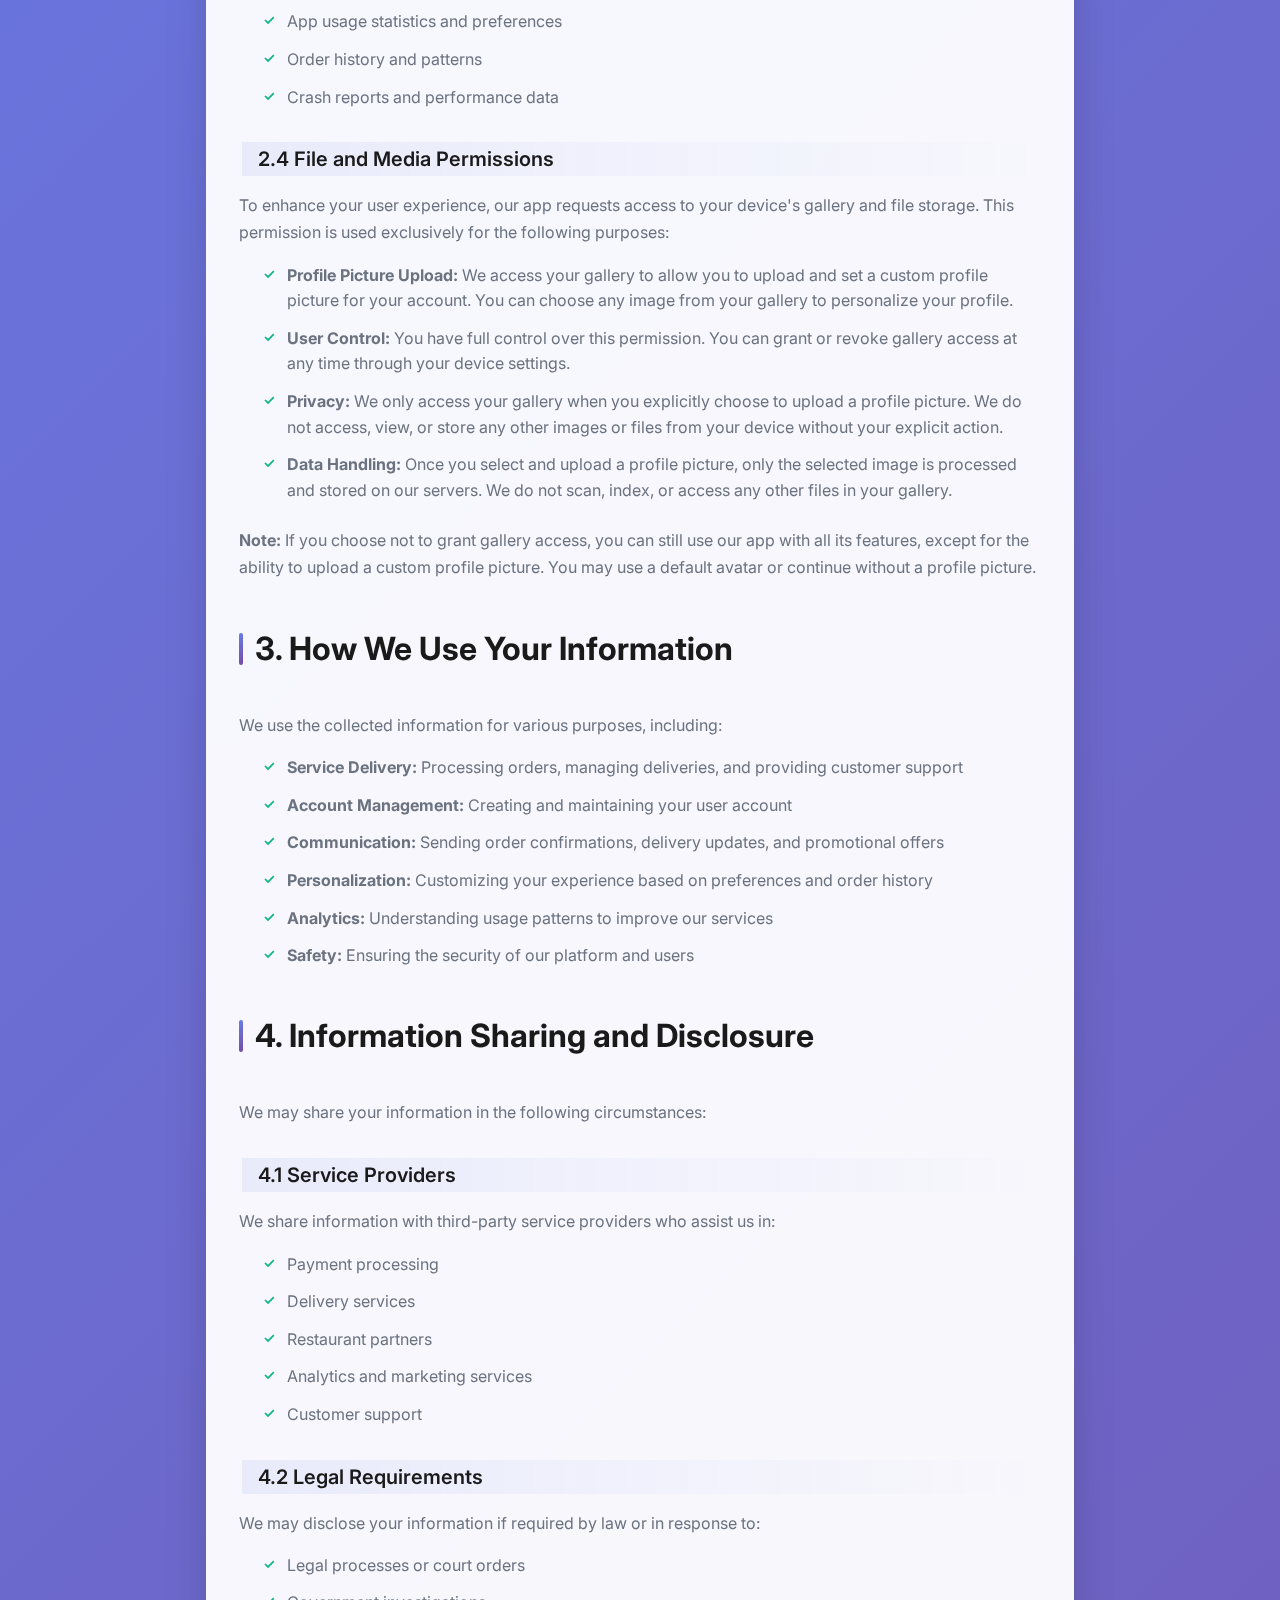
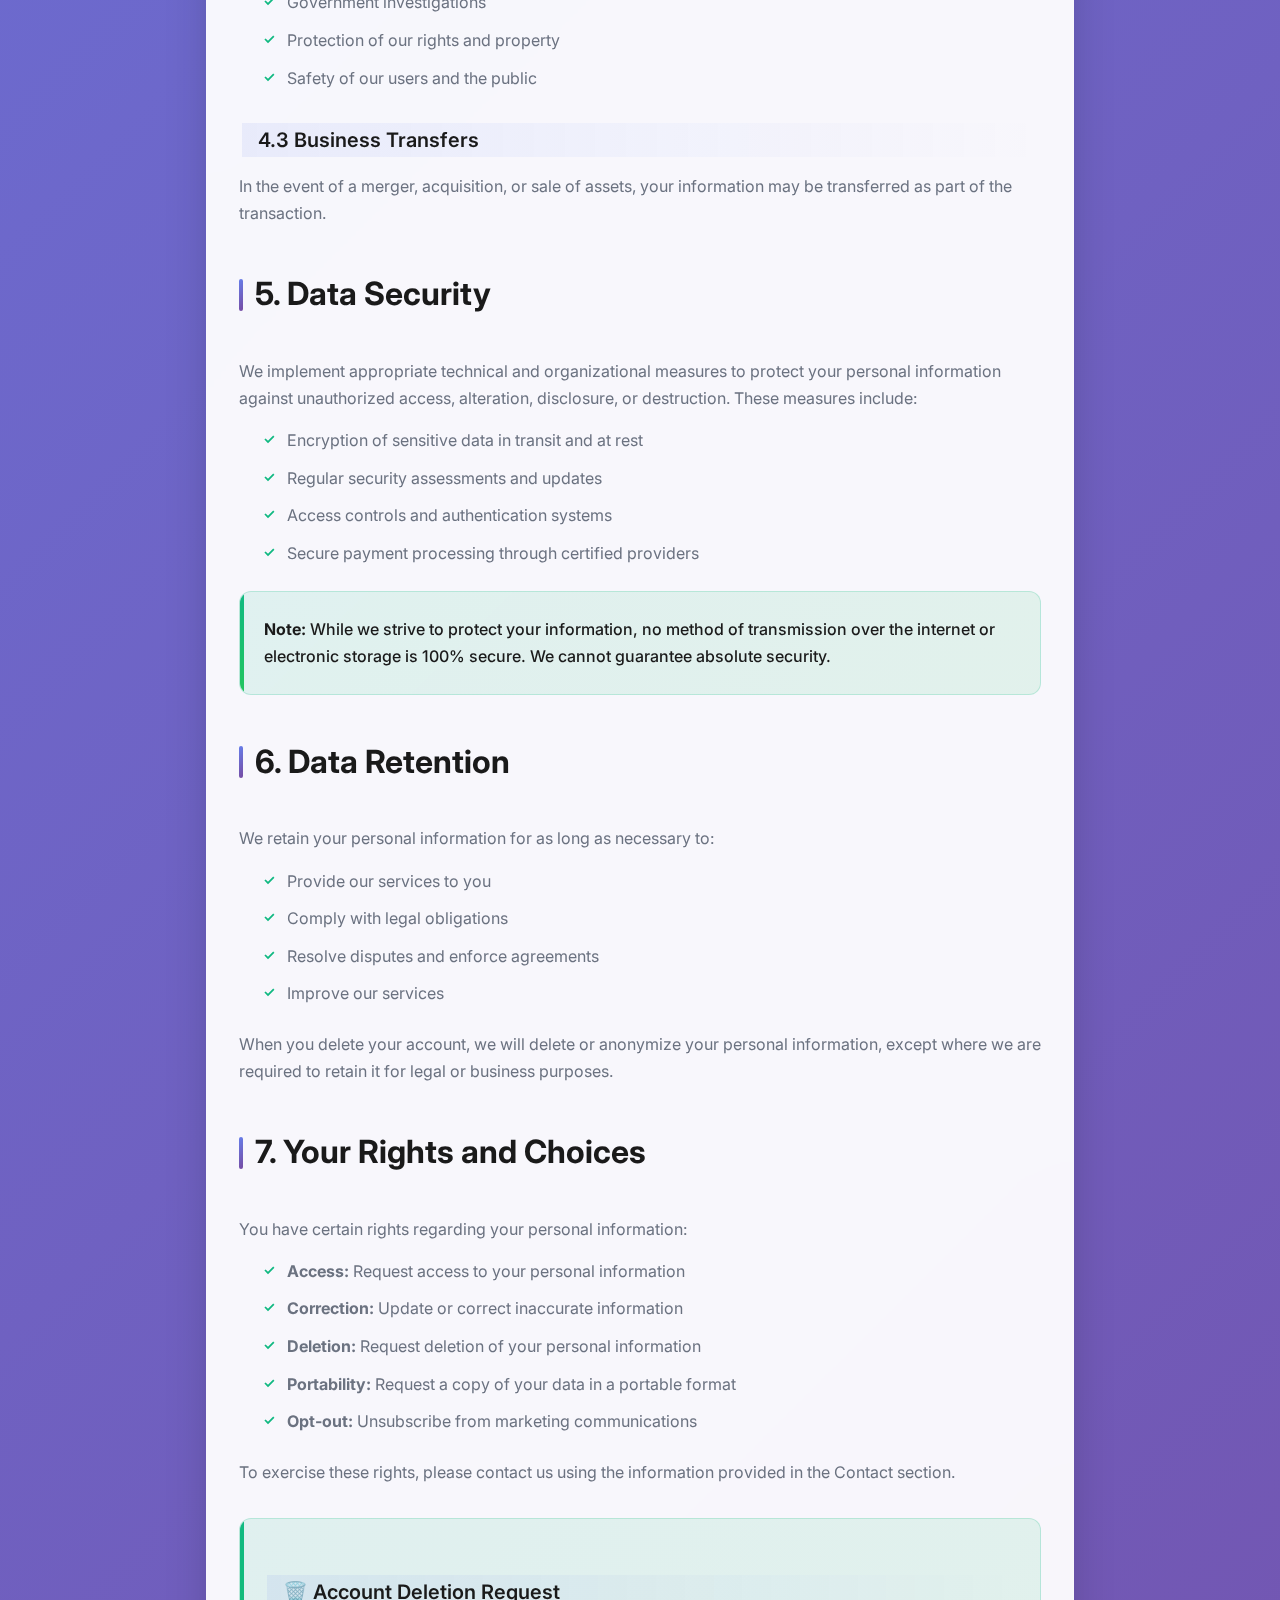
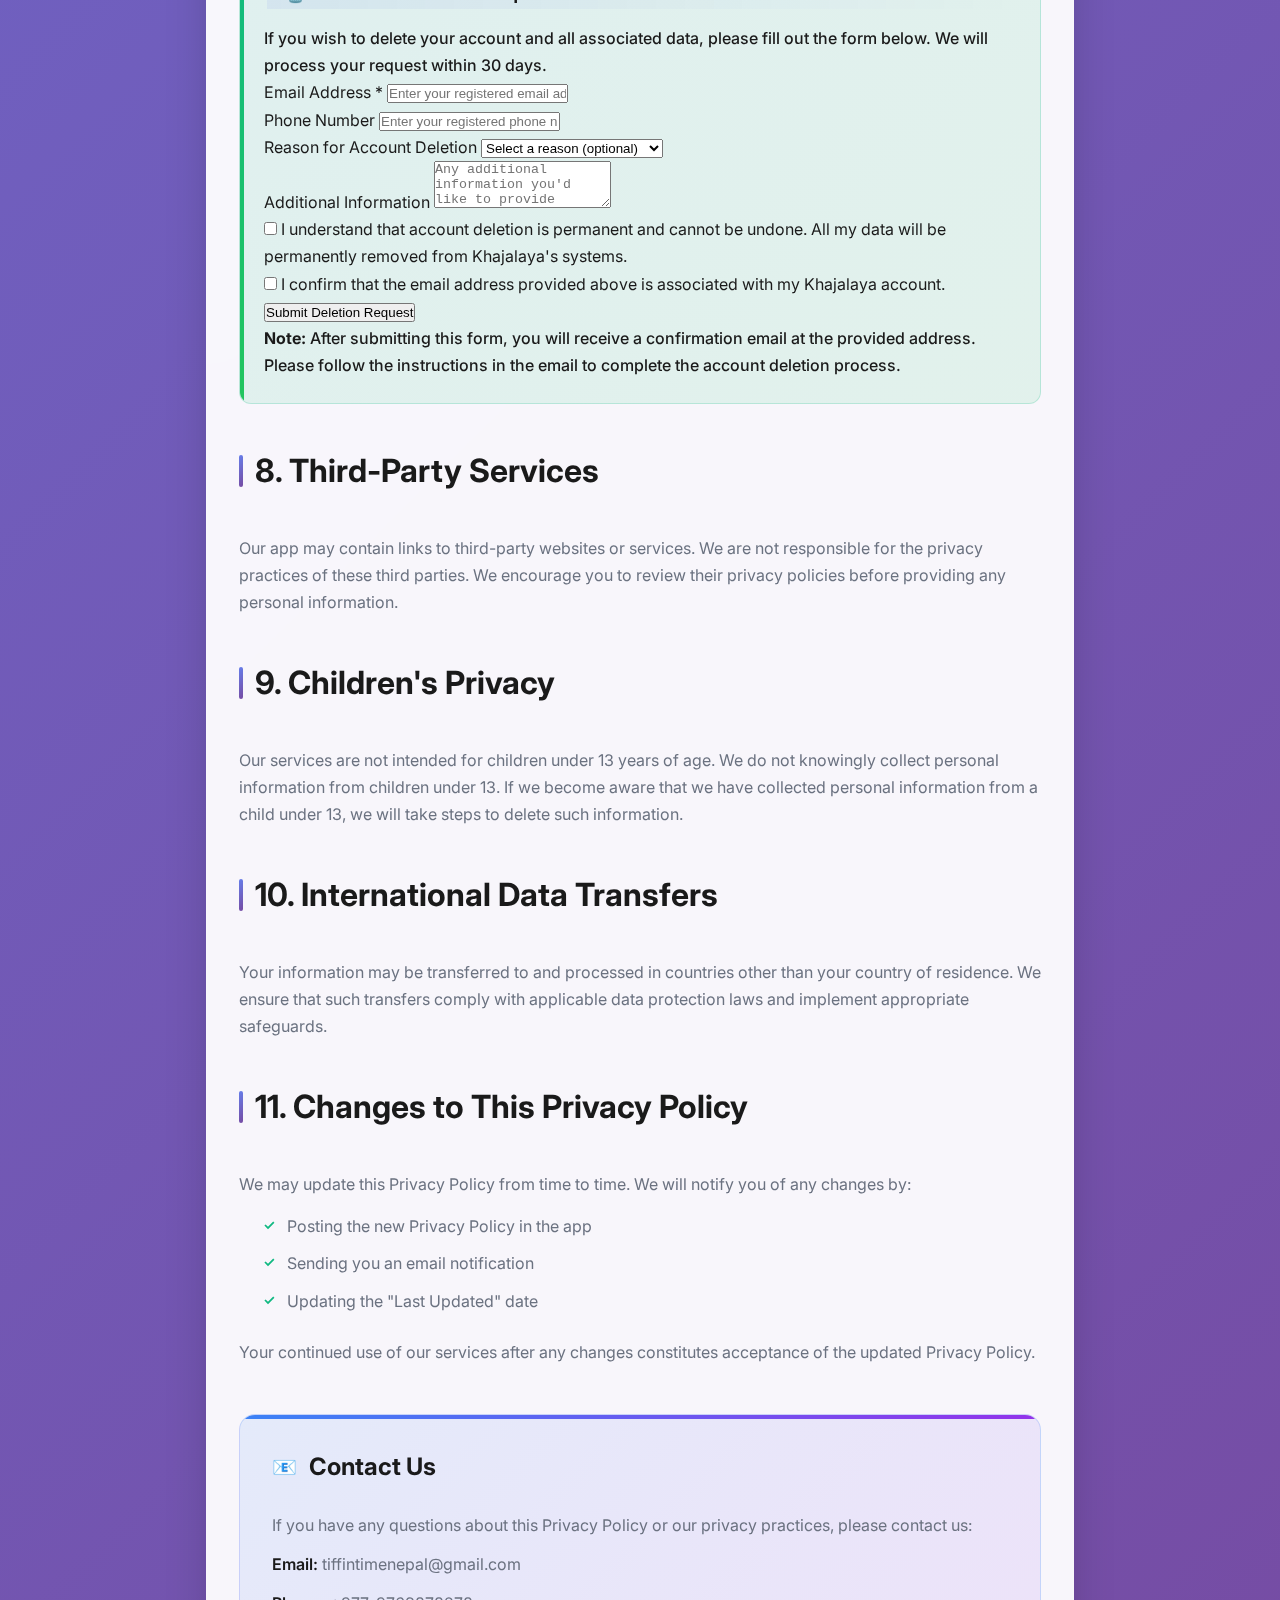
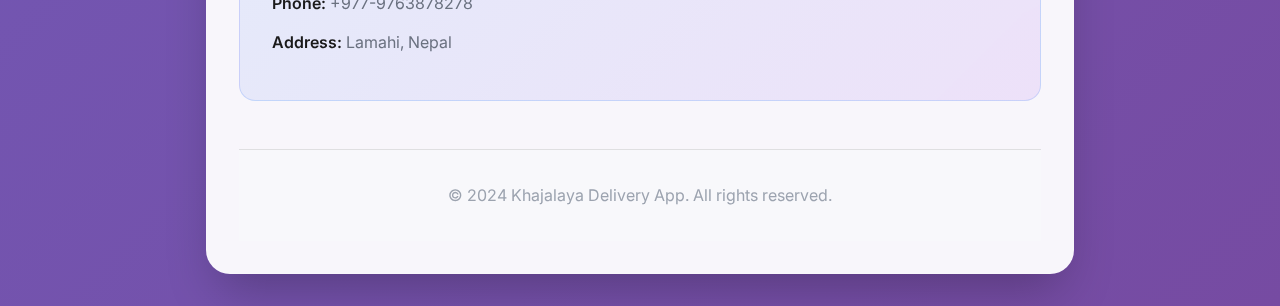
<file: legal_documents/privacy-policy.html>
<!DOCTYPE html>
<html lang="en">
<head>
    <meta charset="UTF-8">
    <meta name="viewport" content="width=device-width, initial-scale=1.0">
    <title>Privacy Policy - Khajalaya Delivery App</title>
    <link rel="stylesheet" href="styles.css">
    <link rel="icon" type="image/x-icon" href="data:image/svg+xml,<svg xmlns='http://www.w3.org/2000/svg' viewBox='0 0 100 100'><text y='.9em' font-size='90'>🍽️</text></svg>">
</head>
<body>
    <div class="navigation">
        <a href="terms-conditions.html" class="nav-button">Terms & Conditions</a>
        <a href="index.html" class="nav-button">Home</a>
    </div>

    <div class="container">
        <div class="main-card">
            <div class="header">
                <h1>Privacy Policy</h1>
                <p>Khajalaya Delivery App</p>
            </div>

            <div class="last-updated">
                <strong>Last Updated:</strong> December 20, 2024
            </div>

            <div class="content">
            <div class="section">
                <h2>1. Introduction</h2>
                <p>Welcome to Khajalaya Delivery App ("we," "our," or "us"). This Privacy Policy explains how we collect, use, disclose, and safeguard your information when you use our mobile application and related services. Please read this privacy policy carefully. If you do not agree with the terms of this privacy policy, please do not access the application.</p>
            </div>

            <div class="section">
                <h2>2. Information We Collect</h2>
                
                <h3>2.1 Personal Information</h3>
                <p>We may collect personal information that you voluntarily provide to us when you:</p>
                <ul>
                    <li>Register for an account</li>
                    <li>Place food orders</li>
                    <li>Update your profile information</li>
                    <li>Contact customer support</li>
                    <li>Participate in surveys or promotions</li>
                </ul>
                <p>This information may include:</p>
                <ul>
                    <li>Name and contact information (email, phone number)</li>
                    <li>Delivery addresses</li>
                    <li>Payment information (processed securely through third-party providers)</li>
                    <li>Profile pictures</li>
                    <li>Preferences and dietary restrictions</li>
                </ul>

                <h3>2.2 Location Information</h3>
                <p>We collect your location information to:</p>
                <ul>
                    <li>Provide accurate delivery services</li>
                    <li>Show nearby restaurants and food options</li>
                    <li>Calculate delivery distances and times</li>
                    <li>Improve our service quality</li>
                </ul>

                <h3>2.3 Usage Information</h3>
                <p>We automatically collect certain information about your device and usage patterns, including:</p>
                <ul>
                    <li>Device information (model, operating system, unique device identifiers)</li>
                    <li>App usage statistics and preferences</li>
                    <li>Order history and patterns</li>
                    <li>Crash reports and performance data</li>
                </ul>

                <h3>2.4 File and Media Permissions</h3>
                <p>To enhance your user experience, our app requests access to your device's gallery and file storage. This permission is used exclusively for the following purposes:</p>
                <ul>
                    <li><strong>Profile Picture Upload:</strong> We access your gallery to allow you to upload and set a custom profile picture for your account. You can choose any image from your gallery to personalize your profile.</li>
                    <li><strong>User Control:</strong> You have full control over this permission. You can grant or revoke gallery access at any time through your device settings.</li>
                    <li><strong>Privacy:</strong> We only access your gallery when you explicitly choose to upload a profile picture. We do not access, view, or store any other images or files from your device without your explicit action.</li>
                    <li><strong>Data Handling:</strong> Once you select and upload a profile picture, only the selected image is processed and stored on our servers. We do not scan, index, or access any other files in your gallery.</li>
                </ul>
                <p><strong>Note:</strong> If you choose not to grant gallery access, you can still use our app with all its features, except for the ability to upload a custom profile picture. You may use a default avatar or continue without a profile picture.</p>
            </div>

            <div class="section">
                <h2>3. How We Use Your Information</h2>
                <p>We use the collected information for various purposes, including:</p>
                <ul>
                    <li><strong>Service Delivery:</strong> Processing orders, managing deliveries, and providing customer support</li>
                    <li><strong>Account Management:</strong> Creating and maintaining your user account</li>
                    <li><strong>Communication:</strong> Sending order confirmations, delivery updates, and promotional offers</li>
                    <li><strong>Personalization:</strong> Customizing your experience based on preferences and order history</li>
                    <li><strong>Analytics:</strong> Understanding usage patterns to improve our services</li>
                    <li><strong>Safety:</strong> Ensuring the security of our platform and users</li>
                </ul>
            </div>

            <div class="section">
                <h2>4. Information Sharing and Disclosure</h2>
                <p>We may share your information in the following circumstances:</p>
                
                <h3>4.1 Service Providers</h3>
                <p>We share information with third-party service providers who assist us in:</p>
                <ul>
                    <li>Payment processing</li>
                    <li>Delivery services</li>
                    <li>Restaurant partners</li>
                    <li>Analytics and marketing services</li>
                    <li>Customer support</li>
                </ul>

                <h3>4.2 Legal Requirements</h3>
                <p>We may disclose your information if required by law or in response to:</p>
                <ul>
                    <li>Legal processes or court orders</li>
                    <li>Government investigations</li>
                    <li>Protection of our rights and property</li>
                    <li>Safety of our users and the public</li>
                </ul>

                <h3>4.3 Business Transfers</h3>
                <p>In the event of a merger, acquisition, or sale of assets, your information may be transferred as part of the transaction.</p>
            </div>

            <div class="section">
                <h2>5. Data Security</h2>
                <p>We implement appropriate technical and organizational measures to protect your personal information against unauthorized access, alteration, disclosure, or destruction. These measures include:</p>
                <ul>
                    <li>Encryption of sensitive data in transit and at rest</li>
                    <li>Regular security assessments and updates</li>
                    <li>Access controls and authentication systems</li>
                    <li>Secure payment processing through certified providers</li>
                </ul>
                <div class="highlight">
                    <p><strong>Note:</strong> While we strive to protect your information, no method of transmission over the internet or electronic storage is 100% secure. We cannot guarantee absolute security.</p>
                </div>
            </div>

            <div class="section">
                <h2>6. Data Retention</h2>
                <p>We retain your personal information for as long as necessary to:</p>
                <ul>
                    <li>Provide our services to you</li>
                    <li>Comply with legal obligations</li>
                    <li>Resolve disputes and enforce agreements</li>
                    <li>Improve our services</li>
                </ul>
                <p>When you delete your account, we will delete or anonymize your personal information, except where we are required to retain it for legal or business purposes.</p>
            </div>

            <div class="section">
                <h2>7. Your Rights and Choices</h2>
                <p>You have certain rights regarding your personal information:</p>
                <ul>
                    <li><strong>Access:</strong> Request access to your personal information</li>
                    <li><strong>Correction:</strong> Update or correct inaccurate information</li>
                    <li><strong>Deletion:</strong> Request deletion of your personal information</li>
                    <li><strong>Portability:</strong> Request a copy of your data in a portable format</li>
                    <li><strong>Opt-out:</strong> Unsubscribe from marketing communications</li>
                </ul>
                <p>To exercise these rights, please contact us using the information provided in the Contact section.</p>
                
                <div class="highlight" style="margin-top: 2rem;">
                    <h3>🗑️ Account Deletion Request</h3>
                    <p>If you wish to delete your account and all associated data, please fill out the form below. We will process your request within 30 days.</p>
                    
                    <form id="accountDeletionForm" class="deletion-form" action="https://api.web3forms.com/submit" method="POST">
                        <input type="hidden" name="access_key" value="e18d679c-00a1-42de-a9be-4a04aee6a0dc">
                        <input type="hidden" name="subject" value="Account Deletion Request - Khajalaya">
                        <input type="hidden" name="from_name" value="Khajalaya Privacy Policy">
                        <input type="hidden" name="redirect" value="false">
                        <input type="hidden" name="redirect_url" value="">
                        <input type="checkbox" name="botcheck" id="" style="display: none;">
                        <div class="form-group">
                            <label for="userEmail">Email Address *</label>
                            <input type="email" id="userEmail" name="userEmail" required 
                                   placeholder="Enter your registered email address">
                        </div>
                        
                        <div class="form-group">
                            <label for="userPhone">Phone Number</label>
                            <input type="tel" id="userPhone" name="userPhone" 
                                   placeholder="Enter your registered phone number">
                        </div>
                        
                        <div class="form-group">
                            <label for="reason">Reason for Account Deletion</label>
                            <select id="reason" name="reason">
                                <option value="">Select a reason (optional)</option>
                                <option value="privacy-concerns">Privacy concerns</option>
                                <option value="no-longer-needed">No longer need the service</option>
                                <option value="found-alternative">Found alternative service</option>
                                <option value="technical-issues">Technical issues</option>
                                <option value="other">Other</option>
                            </select>
                        </div>
                        
                        <div class="form-group">
                            <label for="additionalInfo">Additional Information</label>
                            <textarea id="additionalInfo" name="additionalInfo" rows="3" 
                                      placeholder="Any additional information you'd like to provide (optional)"></textarea>
                        </div>
                        
                        <div class="form-group checkbox-group">
                            <label class="checkbox-label">
                                <input type="checkbox" id="confirmDeletion" name="confirmDeletion" required>
                                <span class="checkmark"></span>
                                I understand that account deletion is permanent and cannot be undone. All my data will be permanently removed from Khajalaya's systems.
                            </label>
                        </div>
                        
                        <div class="form-group checkbox-group">
                            <label class="checkbox-label">
                                <input type="checkbox" id="confirmEmail" name="confirmEmail" required>
                                <span class="checkmark"></span>
                                I confirm that the email address provided above is associated with my Khajalaya account.
                            </label>
                        </div>
                        
                        <button type="submit" class="deletion-submit-btn">
                            <i class="fas fa-trash-alt"></i> Submit Deletion Request
                        </button>
                        
                        <p class="form-note">
                            <strong>Note:</strong> After submitting this form, you will receive a confirmation email at the provided address. 
                            Please follow the instructions in the email to complete the account deletion process.
                        </p>
                    </form>
                </div>
            </div>

            <div class="section">
                <h2>8. Third-Party Services</h2>
                <p>Our app may contain links to third-party websites or services. We are not responsible for the privacy practices of these third parties. We encourage you to review their privacy policies before providing any personal information.</p>
            </div>

            <div class="section">
                <h2>9. Children's Privacy</h2>
                <p>Our services are not intended for children under 13 years of age. We do not knowingly collect personal information from children under 13. If we become aware that we have collected personal information from a child under 13, we will take steps to delete such information.</p>
            </div>

            <div class="section">
                <h2>10. International Data Transfers</h2>
                <p>Your information may be transferred to and processed in countries other than your country of residence. We ensure that such transfers comply with applicable data protection laws and implement appropriate safeguards.</p>
            </div>

            <div class="section">
                <h2>11. Changes to This Privacy Policy</h2>
                <p>We may update this Privacy Policy from time to time. We will notify you of any changes by:</p>
                <ul>
                    <li>Posting the new Privacy Policy in the app</li>
                    <li>Sending you an email notification</li>
                    <li>Updating the "Last Updated" date</li>
                </ul>
                <p>Your continued use of our services after any changes constitutes acceptance of the updated Privacy Policy.</p>
            </div>

            <div class="contact-info">
                <h3>Contact Us</h3>
                <p>If you have any questions about this Privacy Policy or our privacy practices, please contact us:</p>
                <p><strong>Email:</strong> tiffintimenepal@gmail.com</p>
                <p><strong>Phone:</strong> +977-9763878278</p>
                <p><strong>Address:</strong> Lamahi, Nepal</p>
            </div>
            
            <div class="footer">
                <p>&copy; 2024 Khajalaya Delivery App. All rights reserved.</p>
            </div>
        </div>
    </div>

    <button class="back-to-top" onclick="scrollToTop()">↑</button>

    <script src="script.js"></script>
</body>
</html>
</file>
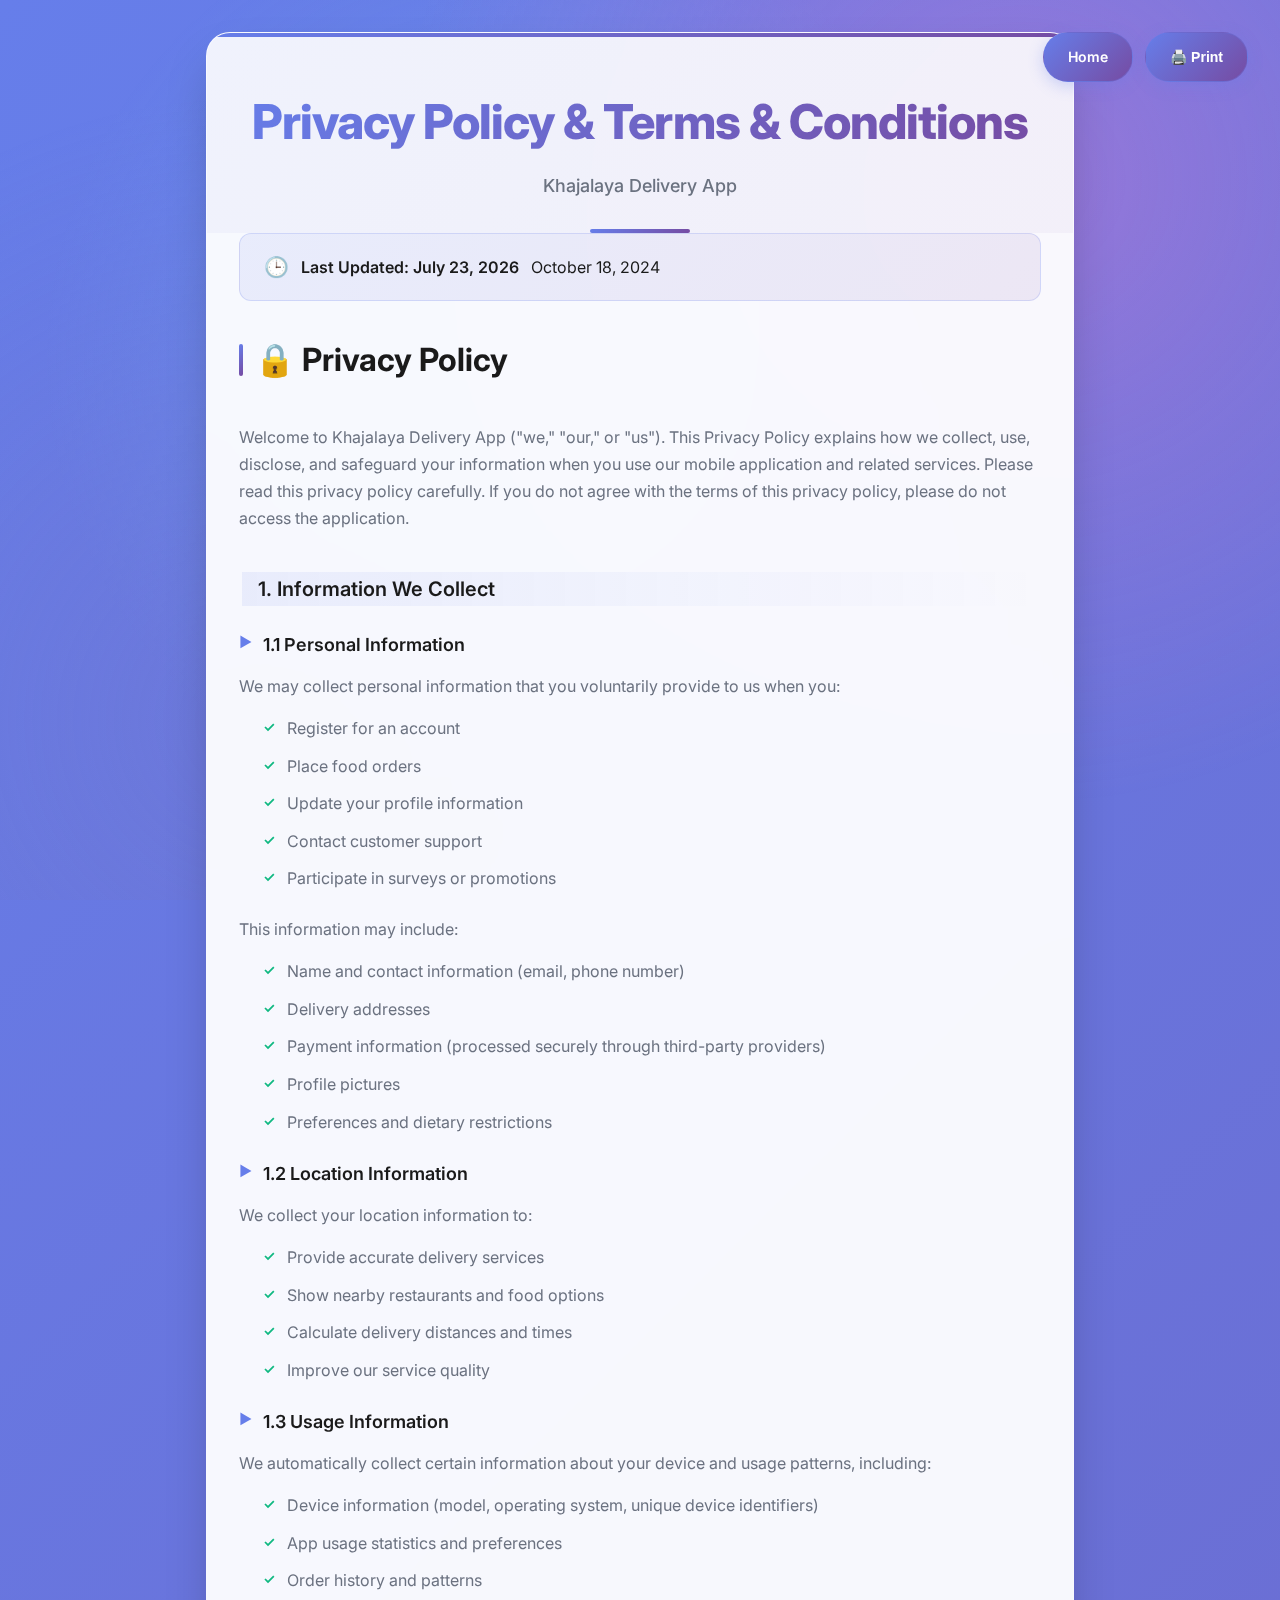
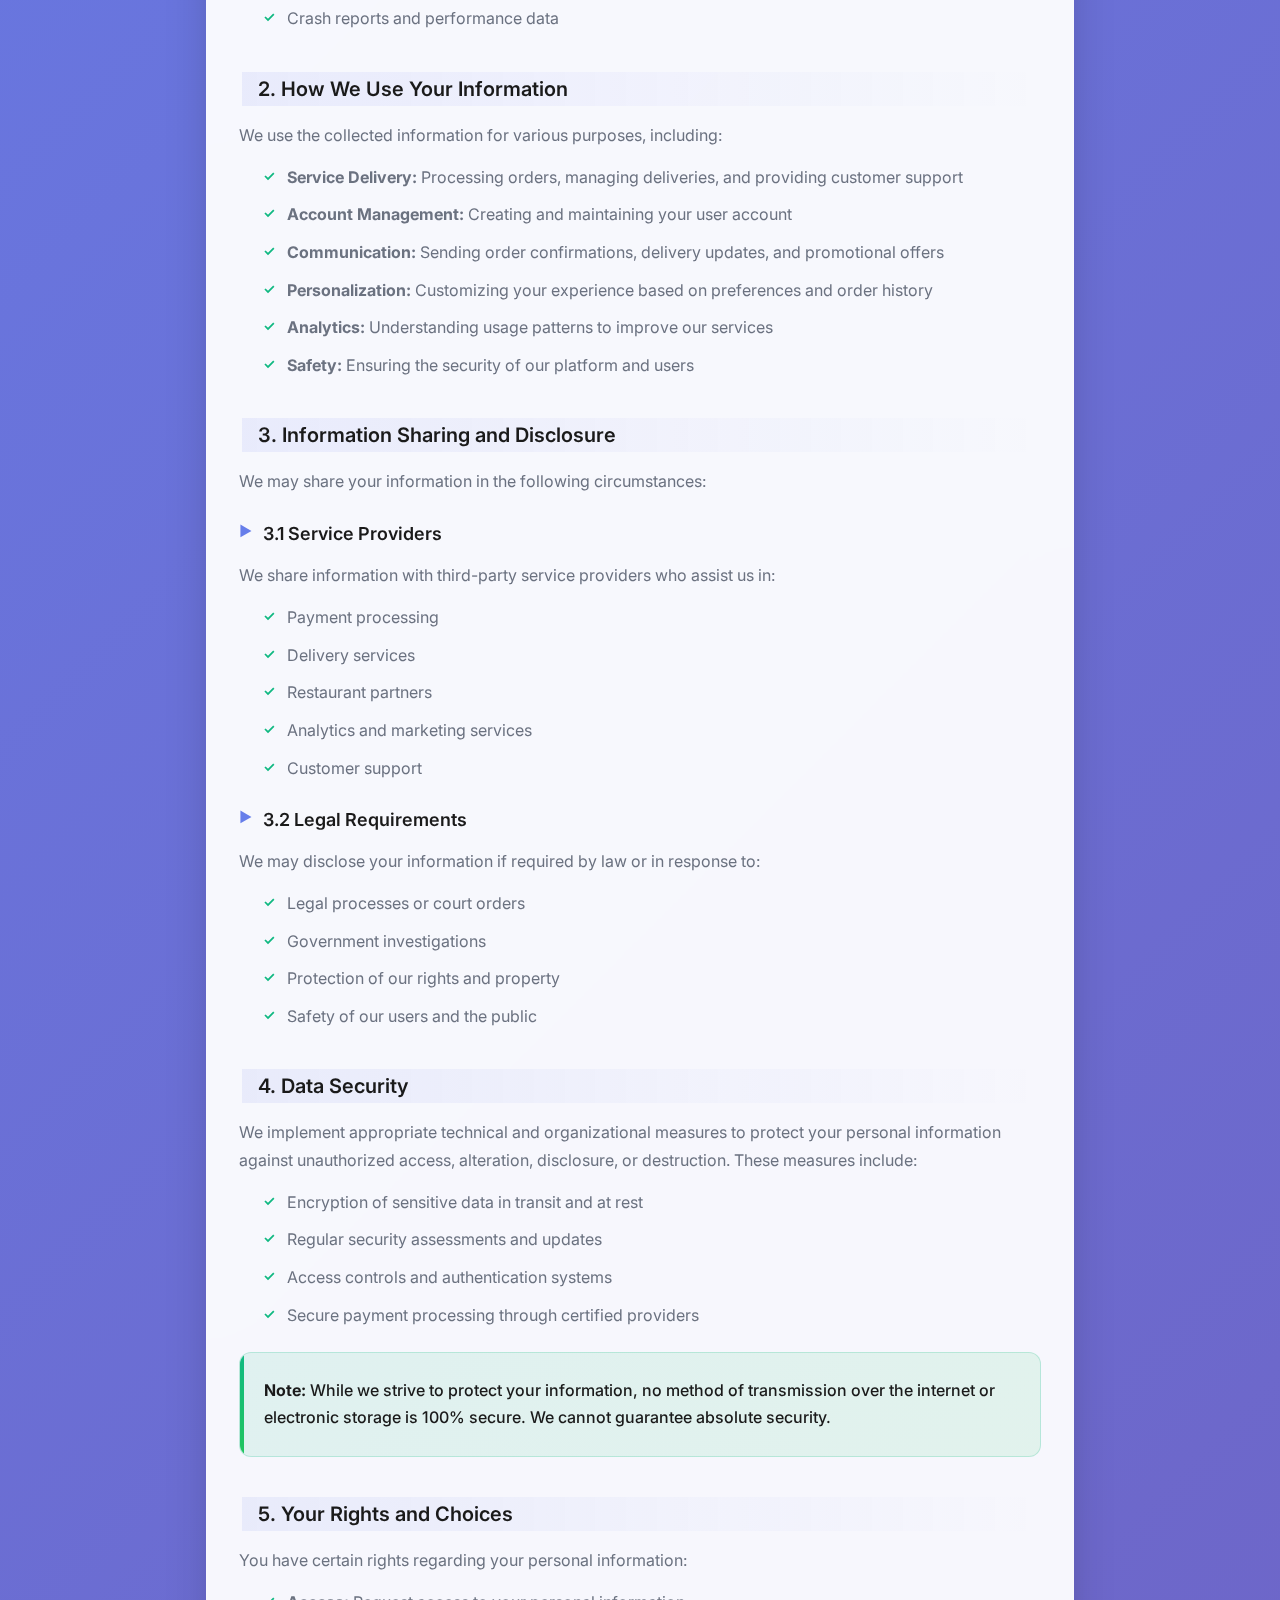
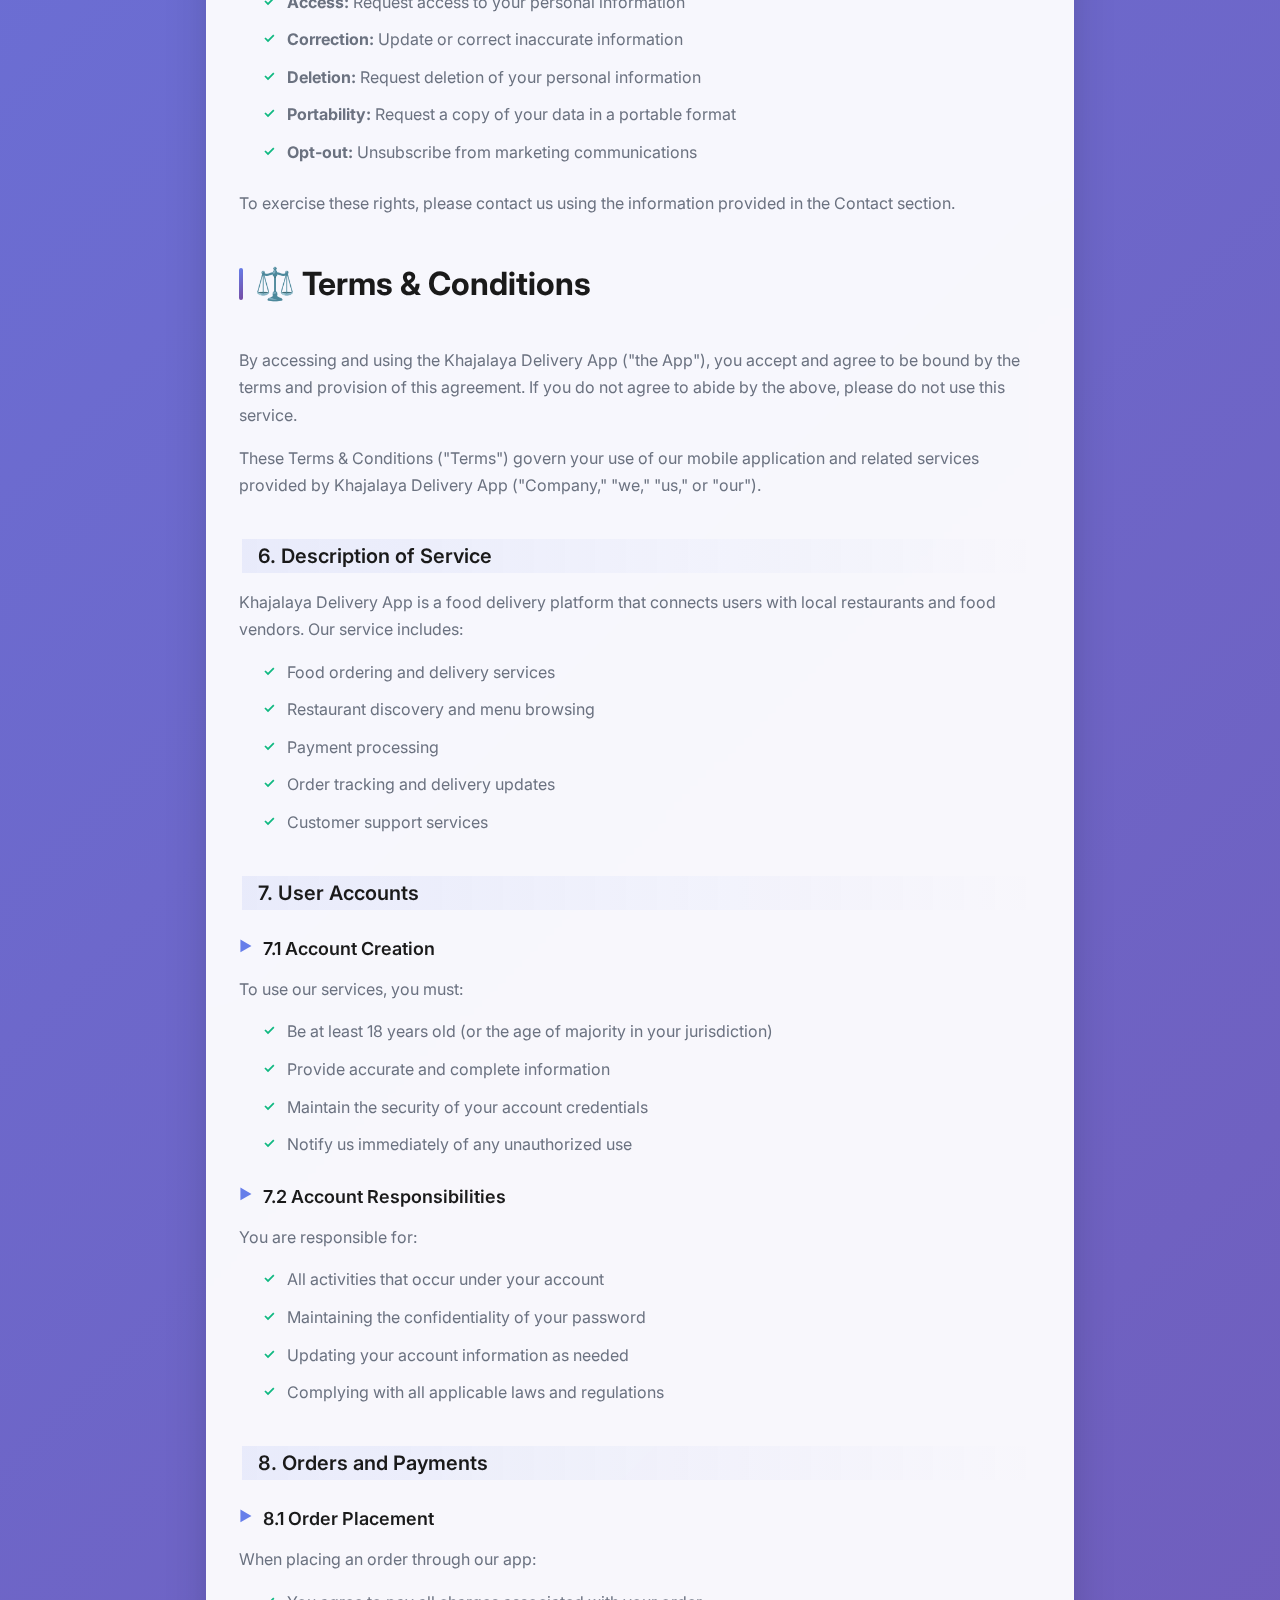
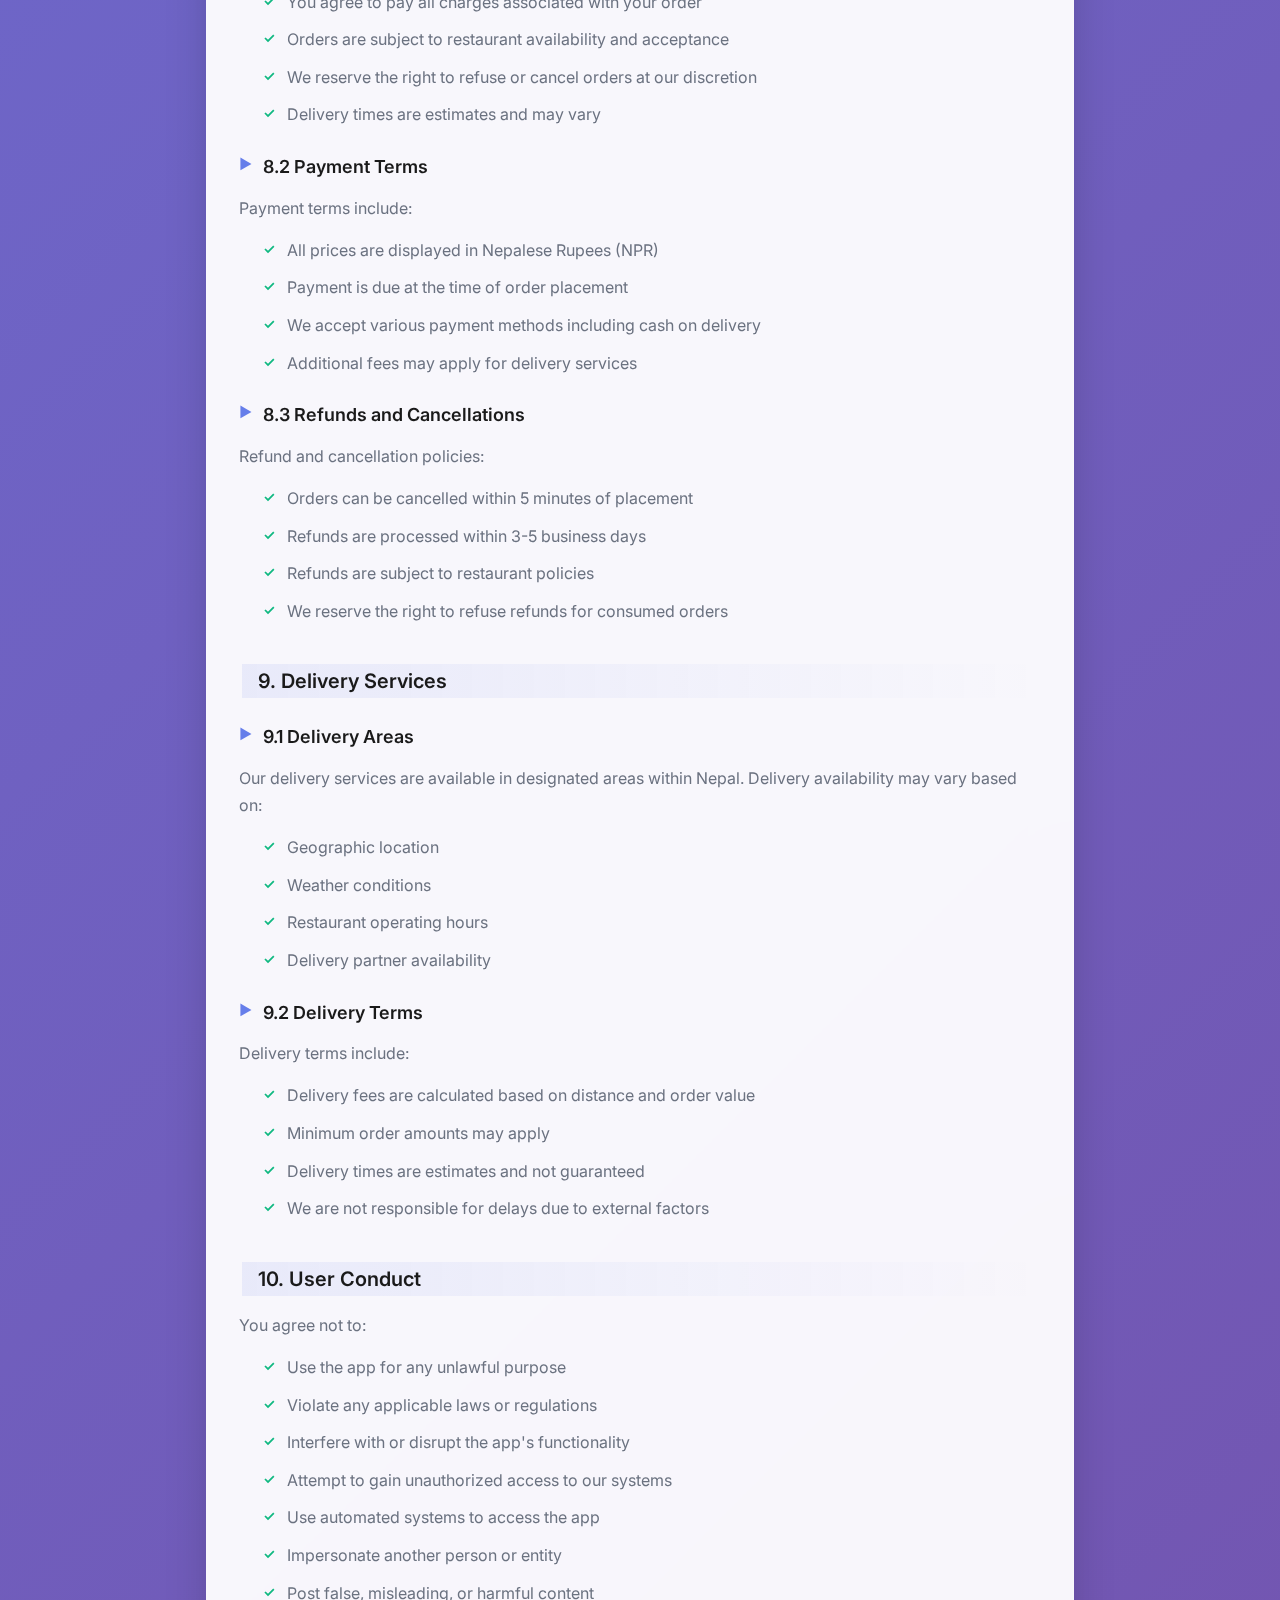
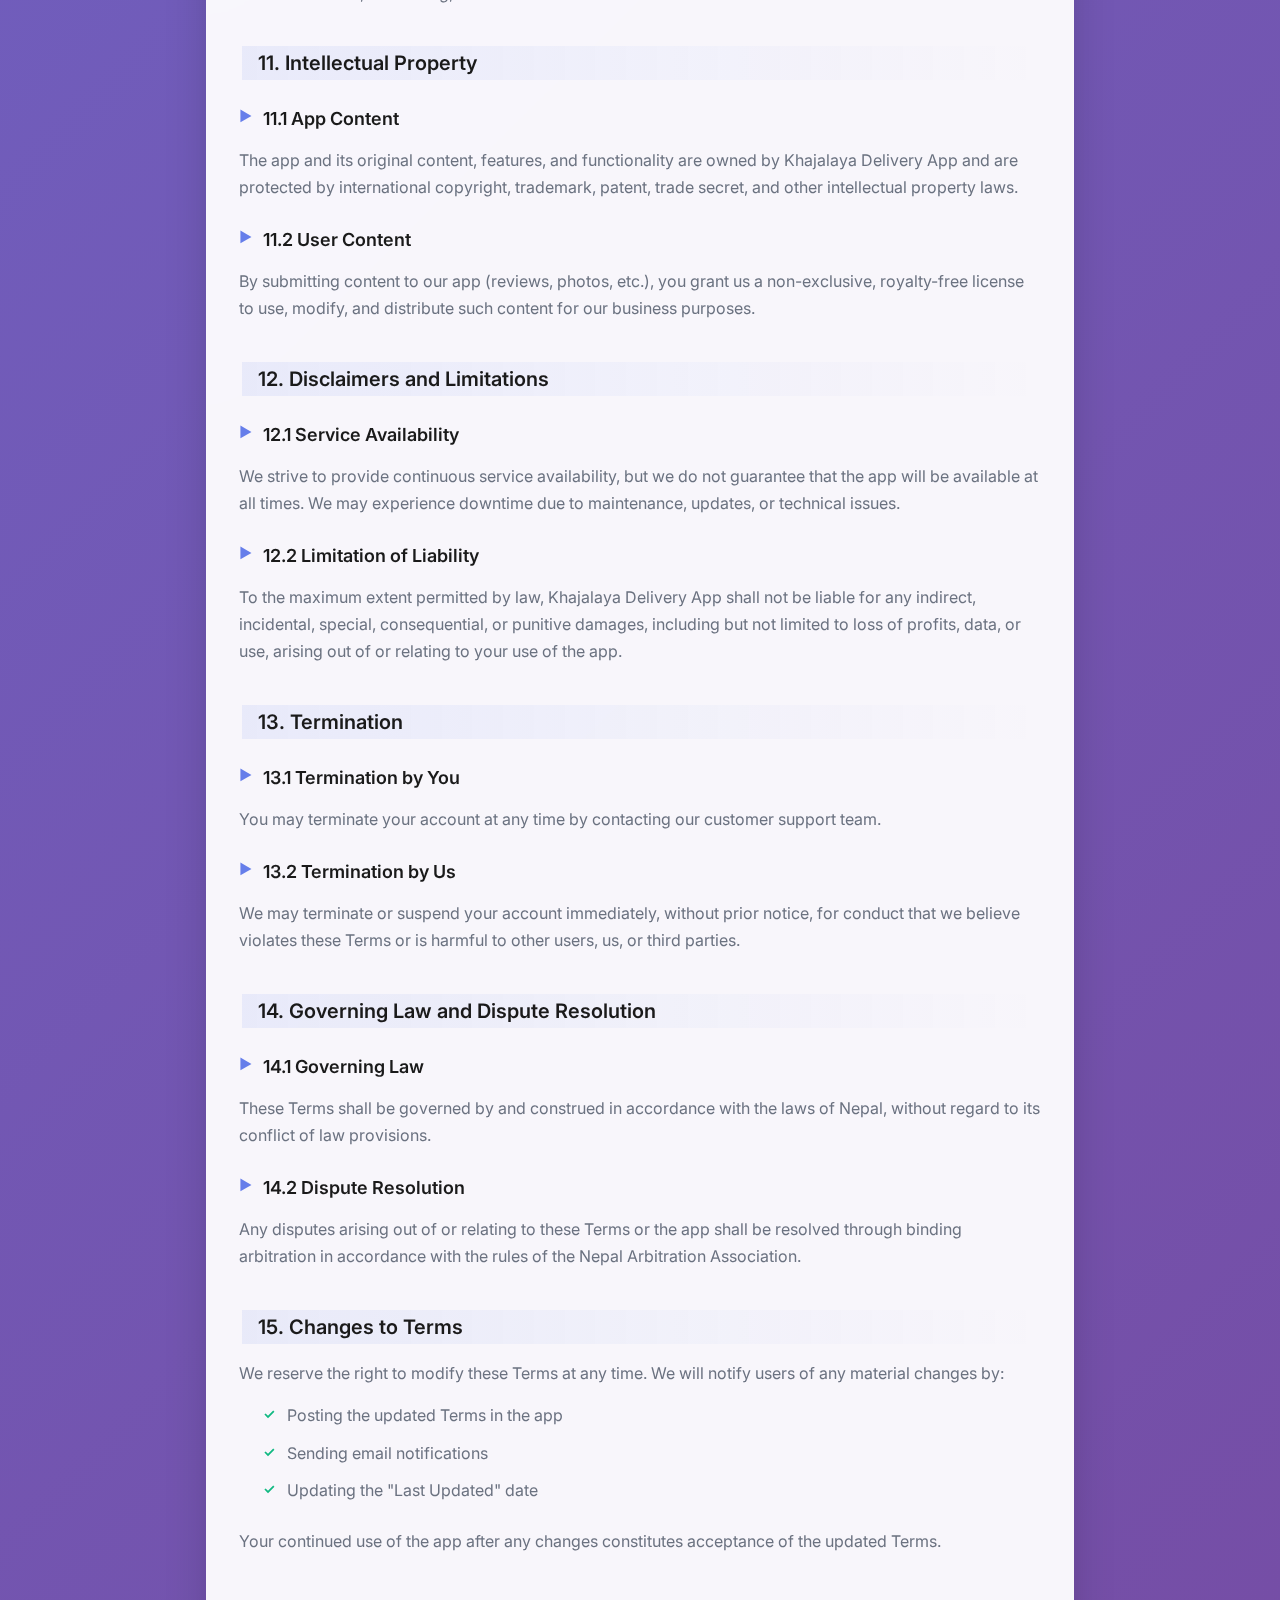
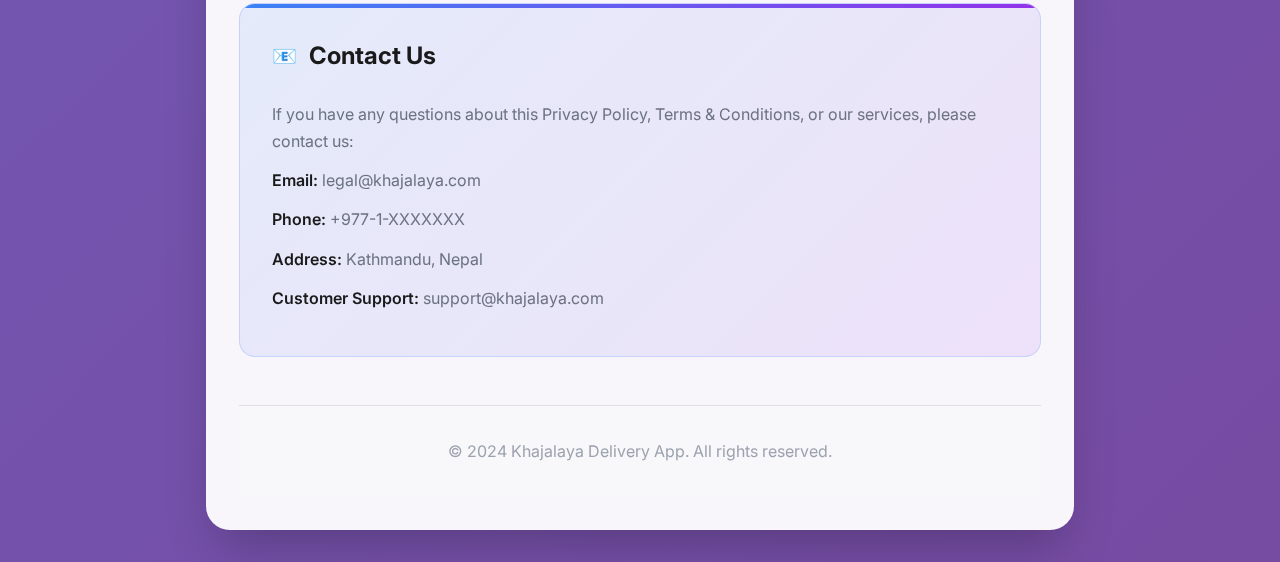
<file: legal_documents/privacy-terms.html>
<!DOCTYPE html>
<html lang="en">
<head>
    <meta charset="UTF-8">
    <meta name="viewport" content="width=device-width, initial-scale=1.0">
    <title>Privacy Policy & Terms & Conditions - Khajalaya Delivery App</title>
    <link rel="stylesheet" href="styles.css">
    <link rel="icon" type="image/x-icon" href="data:image/svg+xml,<svg xmlns='http://www.w3.org/2000/svg' viewBox='0 0 100 100'><text y='.9em' font-size='90'>🍽️</text></svg>">
</head>
<body>
    <div class="navigation">
        <a href="index.html" class="nav-button">Home</a>
    </div>

    <div class="container">
        <div class="main-card">
            <div class="header">
                <h1>Privacy Policy & Terms & Conditions</h1>
                <p>Khajalaya Delivery App</p>
            </div>

            <div class="last-updated">
                <strong>Last Updated:</strong> October 18, 2024
            </div>

            <div class="content">
            <!-- Privacy Policy Section -->
            <div class="section">
                <h2>🔒 Privacy Policy</h2>
                <p>Welcome to Khajalaya Delivery App ("we," "our," or "us"). This Privacy Policy explains how we collect, use, disclose, and safeguard your information when you use our mobile application and related services. Please read this privacy policy carefully. If you do not agree with the terms of this privacy policy, please do not access the application.</p>
            </div>

            <div class="section">
                <h3>1. Information We Collect</h3>
                
                <h4>1.1 Personal Information</h4>
                <p>We may collect personal information that you voluntarily provide to us when you:</p>
                <ul>
                    <li>Register for an account</li>
                    <li>Place food orders</li>
                    <li>Update your profile information</li>
                    <li>Contact customer support</li>
                    <li>Participate in surveys or promotions</li>
                </ul>
                <p>This information may include:</p>
                <ul>
                    <li>Name and contact information (email, phone number)</li>
                    <li>Delivery addresses</li>
                    <li>Payment information (processed securely through third-party providers)</li>
                    <li>Profile pictures</li>
                    <li>Preferences and dietary restrictions</li>
                </ul>

                <h4>1.2 Location Information</h4>
                <p>We collect your location information to:</p>
                <ul>
                    <li>Provide accurate delivery services</li>
                    <li>Show nearby restaurants and food options</li>
                    <li>Calculate delivery distances and times</li>
                    <li>Improve our service quality</li>
                </ul>

                <h4>1.3 Usage Information</h4>
                <p>We automatically collect certain information about your device and usage patterns, including:</p>
                <ul>
                    <li>Device information (model, operating system, unique device identifiers)</li>
                    <li>App usage statistics and preferences</li>
                    <li>Order history and patterns</li>
                    <li>Crash reports and performance data</li>
                </ul>
            </div>

            <div class="section">
                <h3>2. How We Use Your Information</h3>
                <p>We use the collected information for various purposes, including:</p>
                <ul>
                    <li><strong>Service Delivery:</strong> Processing orders, managing deliveries, and providing customer support</li>
                    <li><strong>Account Management:</strong> Creating and maintaining your user account</li>
                    <li><strong>Communication:</strong> Sending order confirmations, delivery updates, and promotional offers</li>
                    <li><strong>Personalization:</strong> Customizing your experience based on preferences and order history</li>
                    <li><strong>Analytics:</strong> Understanding usage patterns to improve our services</li>
                    <li><strong>Safety:</strong> Ensuring the security of our platform and users</li>
                </ul>
            </div>

            <div class="section">
                <h3>3. Information Sharing and Disclosure</h3>
                <p>We may share your information in the following circumstances:</p>
                
                <h4>3.1 Service Providers</h4>
                <p>We share information with third-party service providers who assist us in:</p>
                <ul>
                    <li>Payment processing</li>
                    <li>Delivery services</li>
                    <li>Restaurant partners</li>
                    <li>Analytics and marketing services</li>
                    <li>Customer support</li>
                </ul>

                <h4>3.2 Legal Requirements</h4>
                <p>We may disclose your information if required by law or in response to:</p>
                <ul>
                    <li>Legal processes or court orders</li>
                    <li>Government investigations</li>
                    <li>Protection of our rights and property</li>
                    <li>Safety of our users and the public</li>
                </ul>
            </div>

            <div class="section">
                <h3>4. Data Security</h3>
                <p>We implement appropriate technical and organizational measures to protect your personal information against unauthorized access, alteration, disclosure, or destruction. These measures include:</p>
                <ul>
                    <li>Encryption of sensitive data in transit and at rest</li>
                    <li>Regular security assessments and updates</li>
                    <li>Access controls and authentication systems</li>
                    <li>Secure payment processing through certified providers</li>
                </ul>
                <div class="highlight">
                    <p><strong>Note:</strong> While we strive to protect your information, no method of transmission over the internet or electronic storage is 100% secure. We cannot guarantee absolute security.</p>
                </div>
            </div>

            <div class="section">
                <h3>5. Your Rights and Choices</h3>
                <p>You have certain rights regarding your personal information:</p>
                <ul>
                    <li><strong>Access:</strong> Request access to your personal information</li>
                    <li><strong>Correction:</strong> Update or correct inaccurate information</li>
                    <li><strong>Deletion:</strong> Request deletion of your personal information</li>
                    <li><strong>Portability:</strong> Request a copy of your data in a portable format</li>
                    <li><strong>Opt-out:</strong> Unsubscribe from marketing communications</li>
                </ul>
                <p>To exercise these rights, please contact us using the information provided in the Contact section.</p>
            </div>

            <!-- Terms & Conditions Section -->
            <div class="section">
                <h2>⚖️ Terms & Conditions</h2>
                <p>By accessing and using the Khajalaya Delivery App ("the App"), you accept and agree to be bound by the terms and provision of this agreement. If you do not agree to abide by the above, please do not use this service.</p>
                <p>These Terms & Conditions ("Terms") govern your use of our mobile application and related services provided by Khajalaya Delivery App ("Company," "we," "us," or "our").</p>
            </div>

            <div class="section">
                <h3>6. Description of Service</h3>
                <p>Khajalaya Delivery App is a food delivery platform that connects users with local restaurants and food vendors. Our service includes:</p>
                <ul>
                    <li>Food ordering and delivery services</li>
                    <li>Restaurant discovery and menu browsing</li>
                    <li>Payment processing</li>
                    <li>Order tracking and delivery updates</li>
                    <li>Customer support services</li>
                </ul>
            </div>

            <div class="section">
                <h3>7. User Accounts</h3>
                
                <h4>7.1 Account Creation</h4>
                <p>To use our services, you must:</p>
                <ul>
                    <li>Be at least 18 years old (or the age of majority in your jurisdiction)</li>
                    <li>Provide accurate and complete information</li>
                    <li>Maintain the security of your account credentials</li>
                    <li>Notify us immediately of any unauthorized use</li>
                </ul>

                <h4>7.2 Account Responsibilities</h4>
                <p>You are responsible for:</p>
                <ul>
                    <li>All activities that occur under your account</li>
                    <li>Maintaining the confidentiality of your password</li>
                    <li>Updating your account information as needed</li>
                    <li>Complying with all applicable laws and regulations</li>
                </ul>
            </div>

            <div class="section">
                <h3>8. Orders and Payments</h3>
                
                <h4>8.1 Order Placement</h4>
                <p>When placing an order through our app:</p>
                <ul>
                    <li>You agree to pay all charges associated with your order</li>
                    <li>Orders are subject to restaurant availability and acceptance</li>
                    <li>We reserve the right to refuse or cancel orders at our discretion</li>
                    <li>Delivery times are estimates and may vary</li>
                </ul>

                <h4>8.2 Payment Terms</h4>
                <p>Payment terms include:</p>
                <ul>
                    <li>All prices are displayed in Nepalese Rupees (NPR)</li>
                    <li>Payment is due at the time of order placement</li>
                    <li>We accept various payment methods including cash on delivery</li>
                    <li>Additional fees may apply for delivery services</li>
                </ul>

                <h4>8.3 Refunds and Cancellations</h4>
                <p>Refund and cancellation policies:</p>
                <ul>
                    <li>Orders can be cancelled within 5 minutes of placement</li>
                    <li>Refunds are processed within 3-5 business days</li>
                    <li>Refunds are subject to restaurant policies</li>
                    <li>We reserve the right to refuse refunds for consumed orders</li>
                </ul>
            </div>

            <div class="section">
                <h3>9. Delivery Services</h3>
                
                <h4>9.1 Delivery Areas</h4>
                <p>Our delivery services are available in designated areas within Nepal. Delivery availability may vary based on:</p>
                <ul>
                    <li>Geographic location</li>
                    <li>Weather conditions</li>
                    <li>Restaurant operating hours</li>
                    <li>Delivery partner availability</li>
                </ul>

                <h4>9.2 Delivery Terms</h4>
                <p>Delivery terms include:</p>
                <ul>
                    <li>Delivery fees are calculated based on distance and order value</li>
                    <li>Minimum order amounts may apply</li>
                    <li>Delivery times are estimates and not guaranteed</li>
                    <li>We are not responsible for delays due to external factors</li>
                </ul>
            </div>

            <div class="section">
                <h3>10. User Conduct</h3>
                <p>You agree not to:</p>
                <ul>
                    <li>Use the app for any unlawful purpose</li>
                    <li>Violate any applicable laws or regulations</li>
                    <li>Interfere with or disrupt the app's functionality</li>
                    <li>Attempt to gain unauthorized access to our systems</li>
                    <li>Use automated systems to access the app</li>
                    <li>Impersonate another person or entity</li>
                    <li>Post false, misleading, or harmful content</li>
                </ul>
            </div>

            <div class="section">
                <h3>11. Intellectual Property</h3>
                
                <h4>11.1 App Content</h4>
                <p>The app and its original content, features, and functionality are owned by Khajalaya Delivery App and are protected by international copyright, trademark, patent, trade secret, and other intellectual property laws.</p>

                <h4>11.2 User Content</h4>
                <p>By submitting content to our app (reviews, photos, etc.), you grant us a non-exclusive, royalty-free license to use, modify, and distribute such content for our business purposes.</p>
            </div>

            <div class="section">
                <h3>12. Disclaimers and Limitations</h3>
                
                <h4>12.1 Service Availability</h4>
                <p>We strive to provide continuous service availability, but we do not guarantee that the app will be available at all times. We may experience downtime due to maintenance, updates, or technical issues.</h4>

                <h4>12.2 Limitation of Liability</h4>
                <p>To the maximum extent permitted by law, Khajalaya Delivery App shall not be liable for any indirect, incidental, special, consequential, or punitive damages, including but not limited to loss of profits, data, or use, arising out of or relating to your use of the app.</p>
            </div>

            <div class="section">
                <h3>13. Termination</h3>
                
                <h4>13.1 Termination by You</h4>
                <p>You may terminate your account at any time by contacting our customer support team.</p>

                <h4>13.2 Termination by Us</h4>
                <p>We may terminate or suspend your account immediately, without prior notice, for conduct that we believe violates these Terms or is harmful to other users, us, or third parties.</p>
            </div>

            <div class="section">
                <h3>14. Governing Law and Dispute Resolution</h3>
                
                <h4>14.1 Governing Law</h4>
                <p>These Terms shall be governed by and construed in accordance with the laws of Nepal, without regard to its conflict of law provisions.</p>

                <h4>14.2 Dispute Resolution</h4>
                <p>Any disputes arising out of or relating to these Terms or the app shall be resolved through binding arbitration in accordance with the rules of the Nepal Arbitration Association.</p>
            </div>

            <div class="section">
                <h3>15. Changes to Terms</h3>
                <p>We reserve the right to modify these Terms at any time. We will notify users of any material changes by:</p>
                <ul>
                    <li>Posting the updated Terms in the app</li>
                    <li>Sending email notifications</li>
                    <li>Updating the "Last Updated" date</li>
                </ul>
                <p>Your continued use of the app after any changes constitutes acceptance of the updated Terms.</p>
            </div>

            <div class="contact-info">
                <h3>Contact Us</h3>
                <p>If you have any questions about this Privacy Policy, Terms & Conditions, or our services, please contact us:</p>
                <p><strong>Email:</strong> legal@khajalaya.com</p>
                <p><strong>Phone:</strong> +977-1-XXXXXXX</p>
                <p><strong>Address:</strong> Kathmandu, Nepal</p>
                <p><strong>Customer Support:</strong> support@khajalaya.com</p>
            </div>
            
            <div class="footer">
                <p>&copy; 2024 Khajalaya Delivery App. All rights reserved.</p>
            </div>
        </div>
    </div>

    <button class="back-to-top" onclick="scrollToTop()">↑</button>

    <script src="script.js"></script>
</body>
</html>
</file>
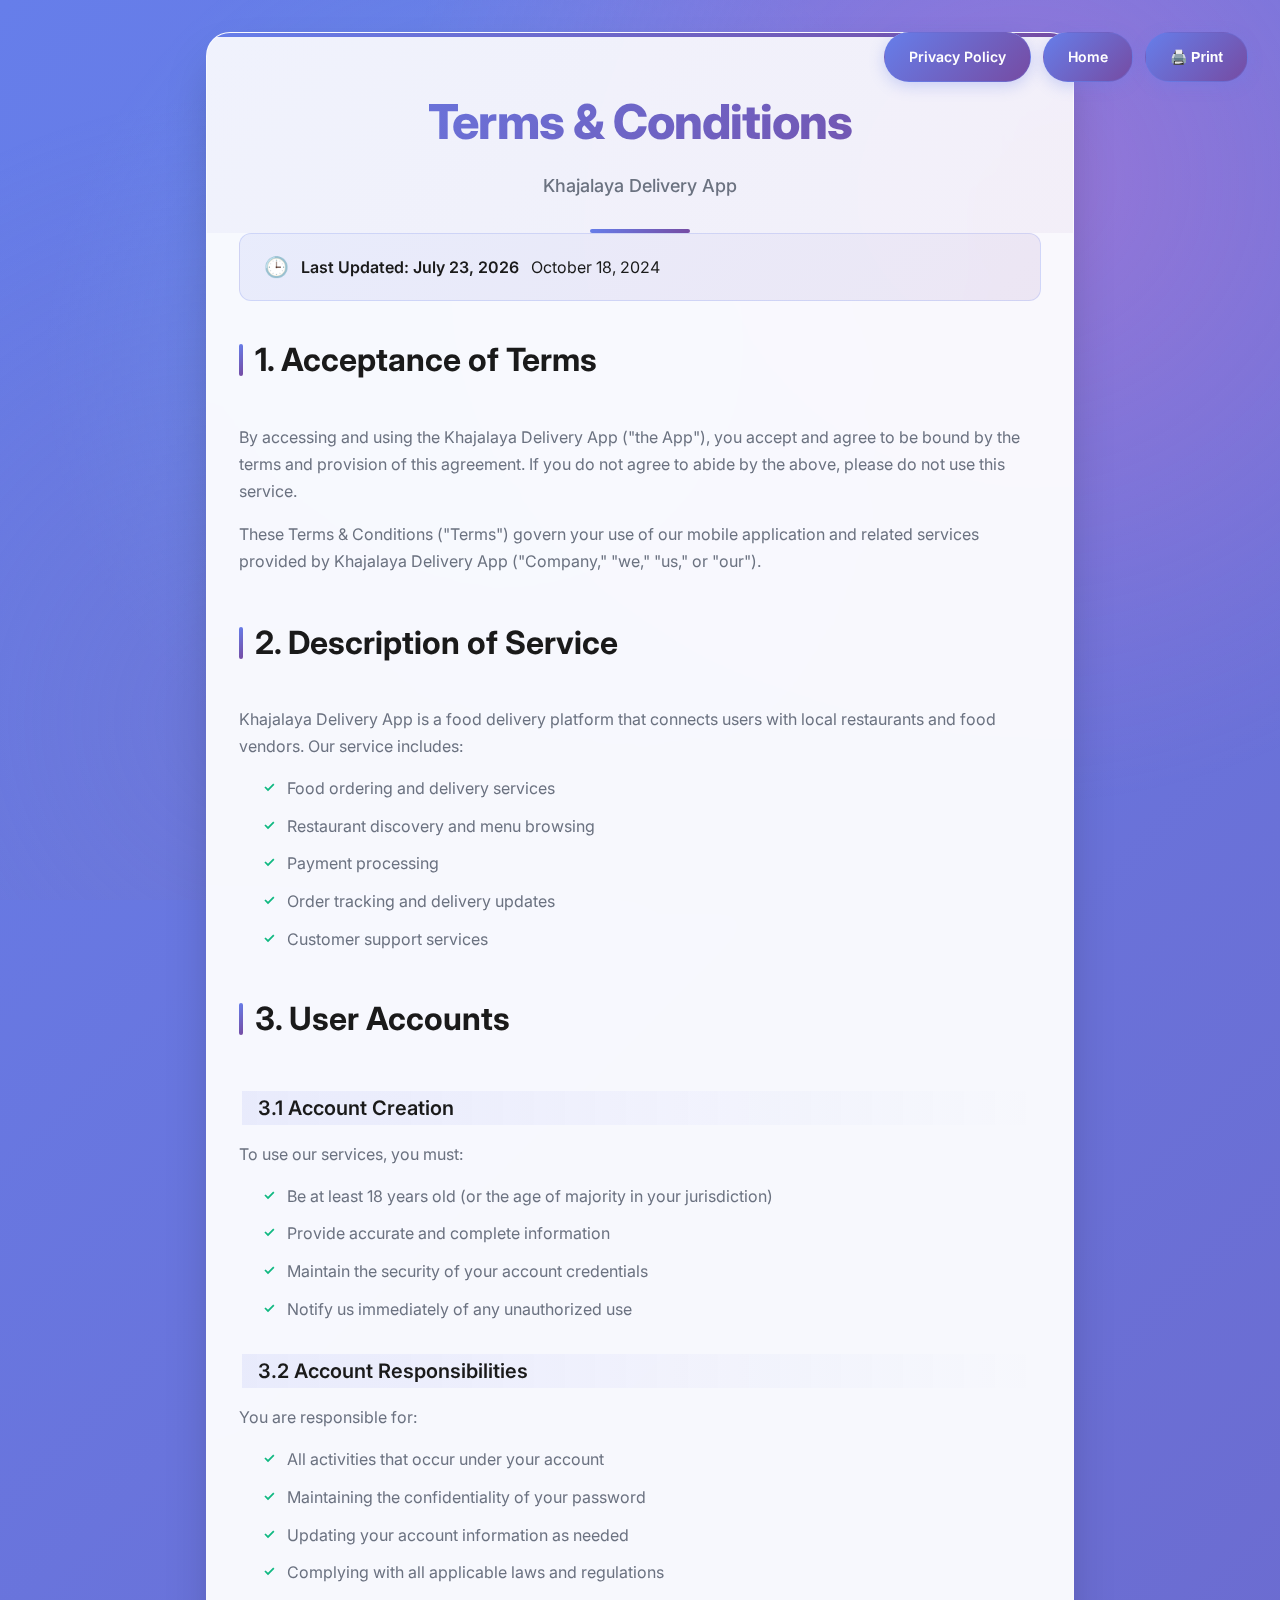
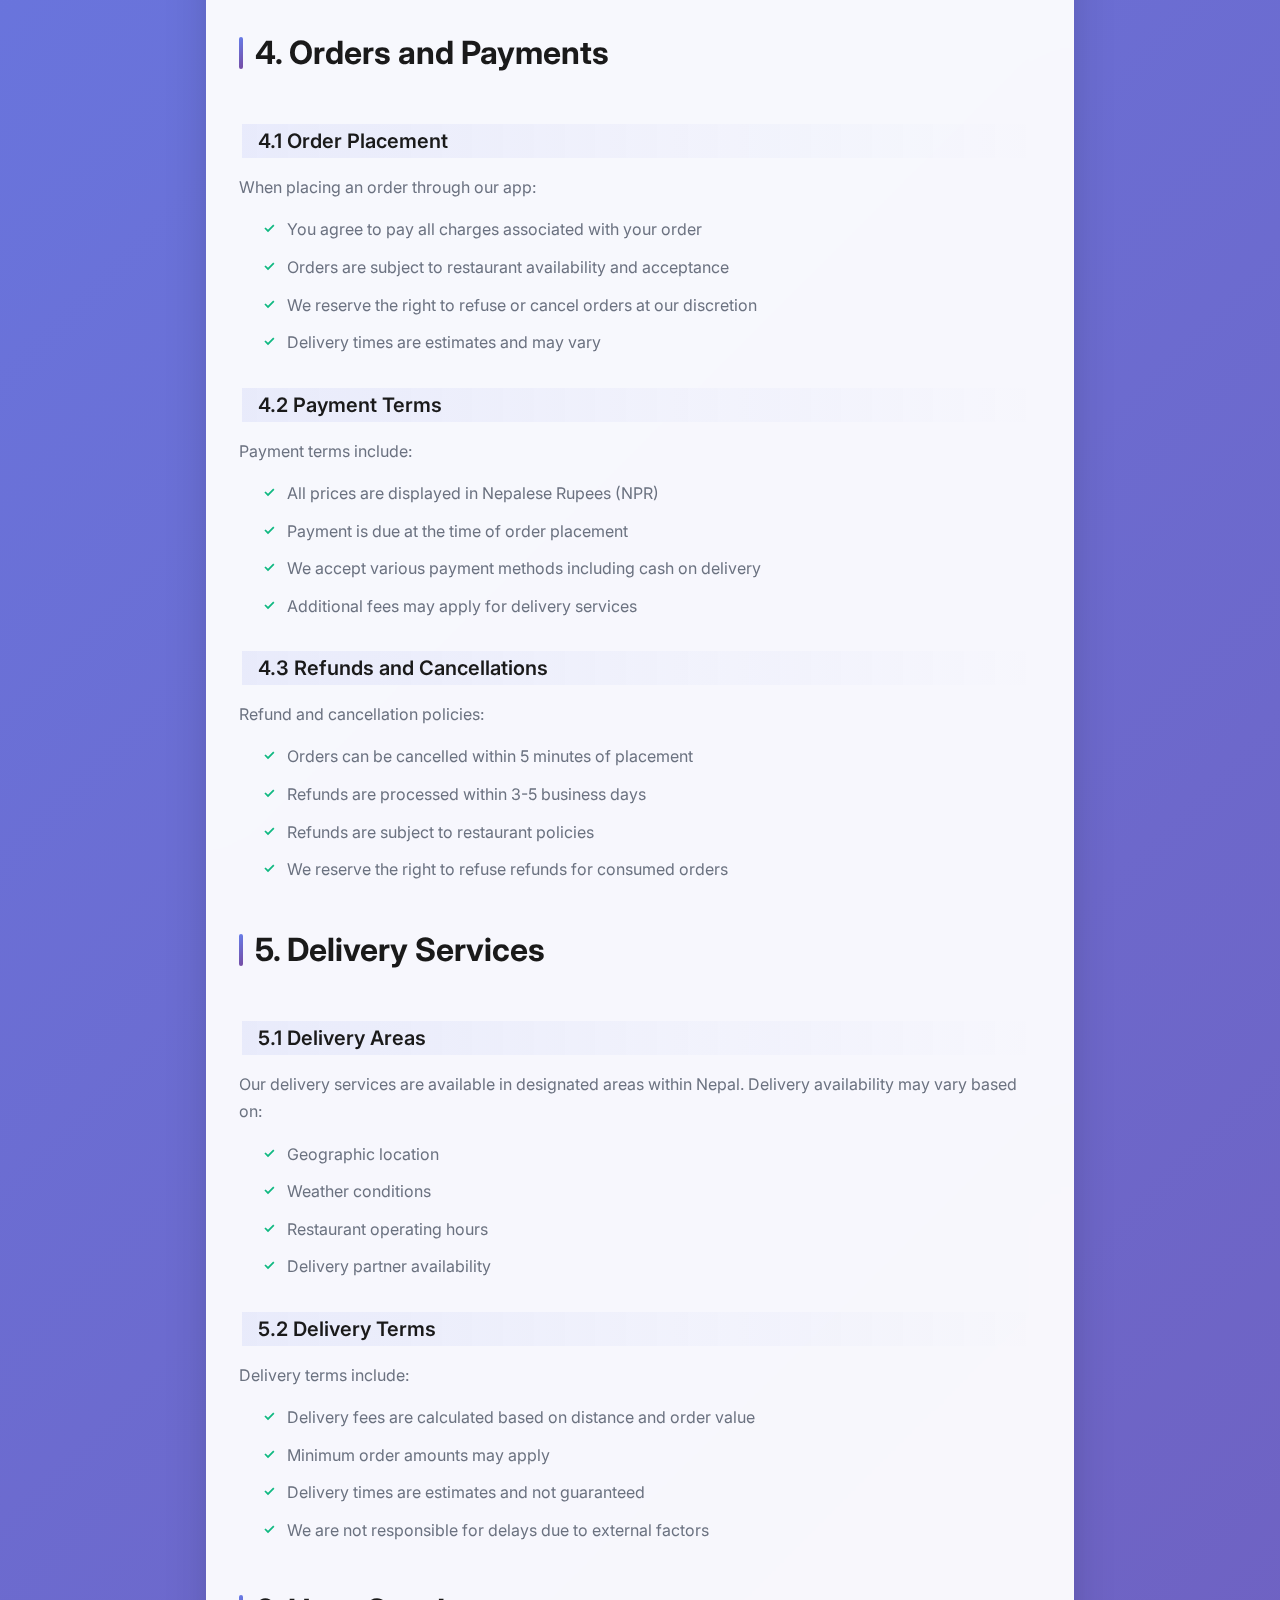
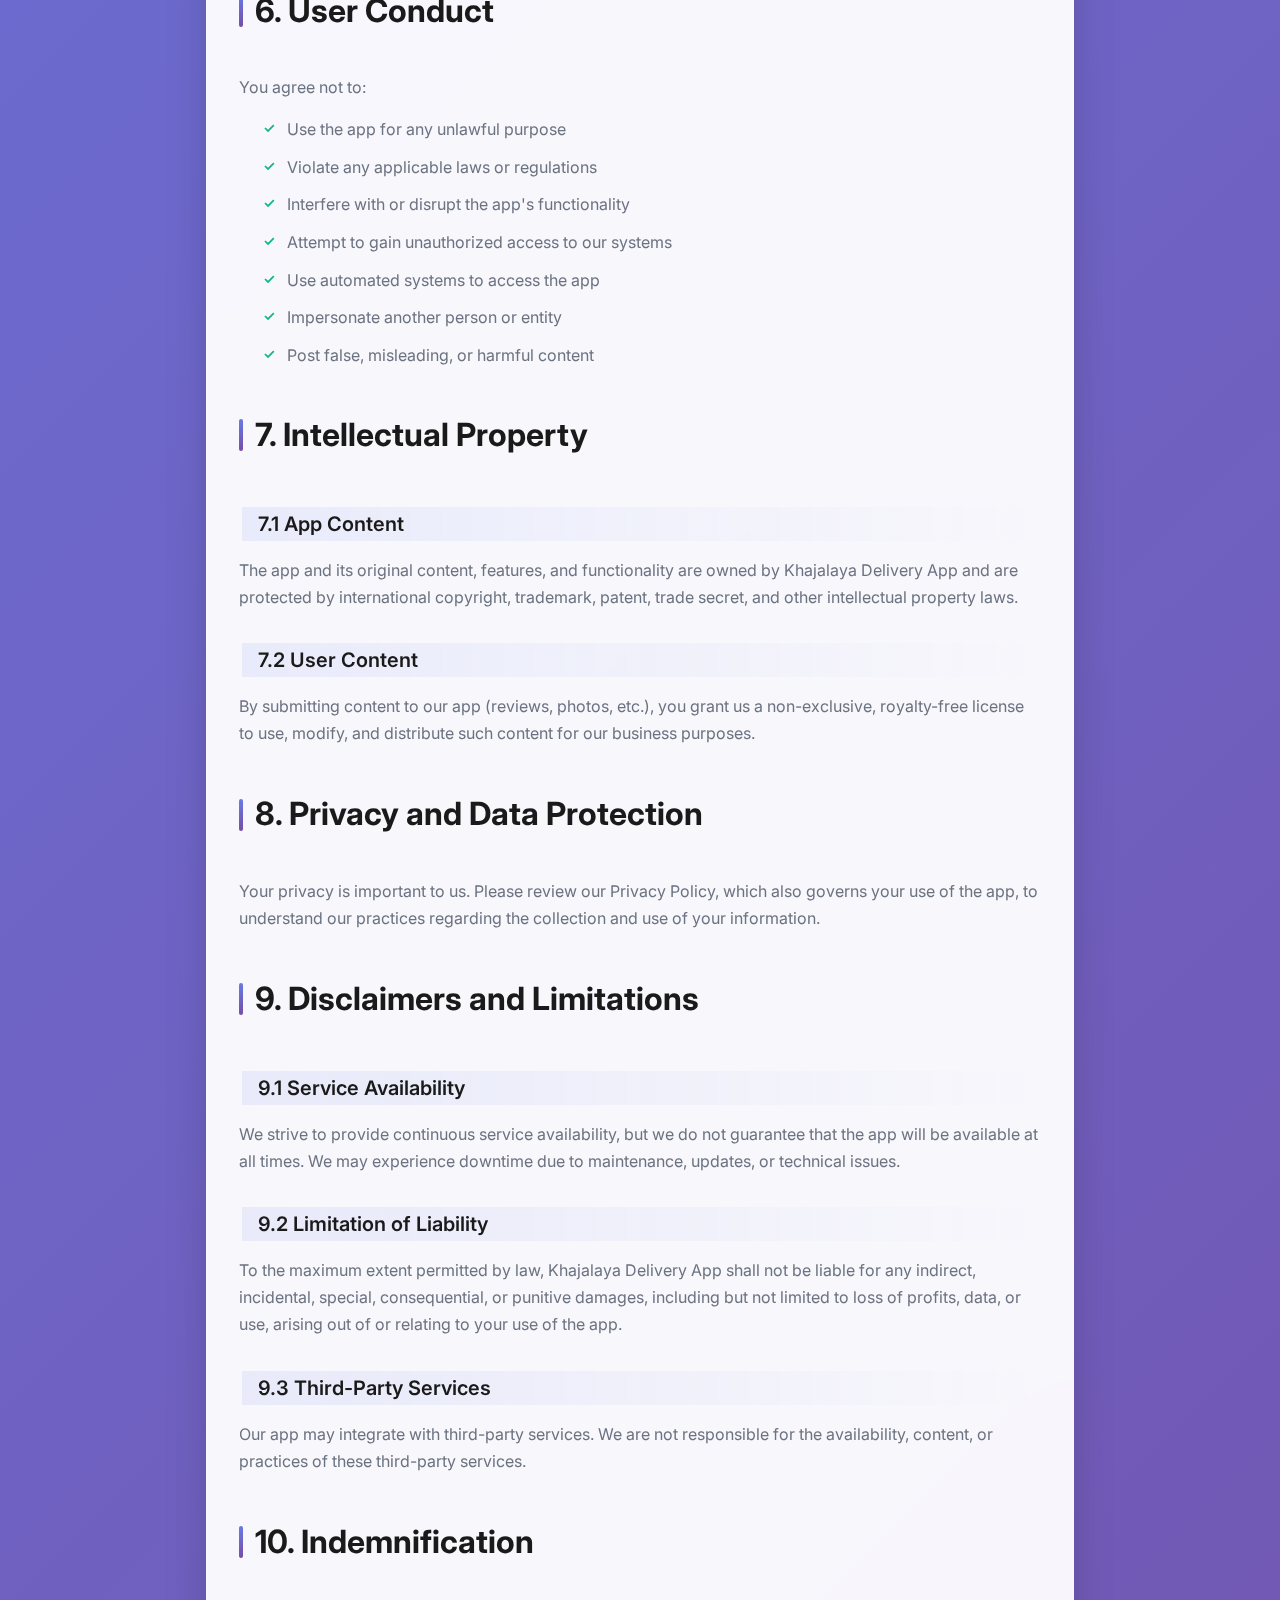
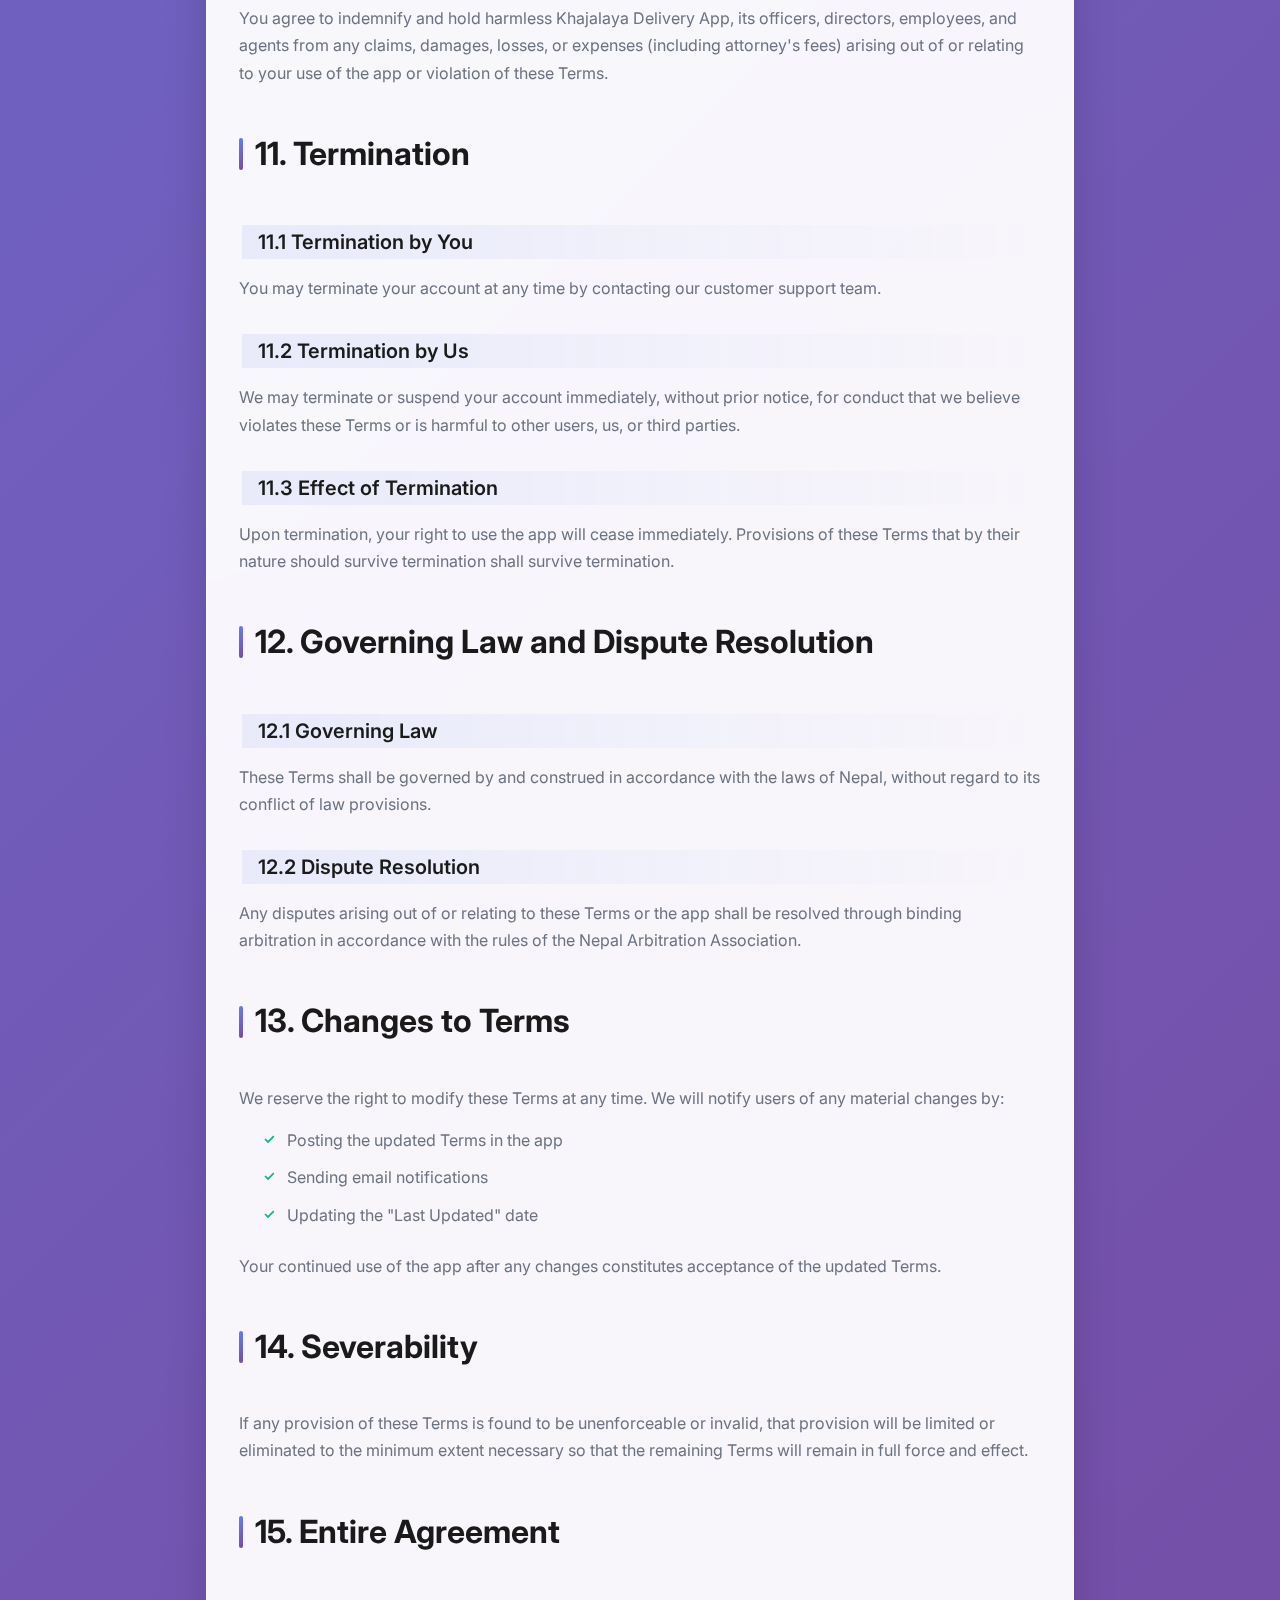
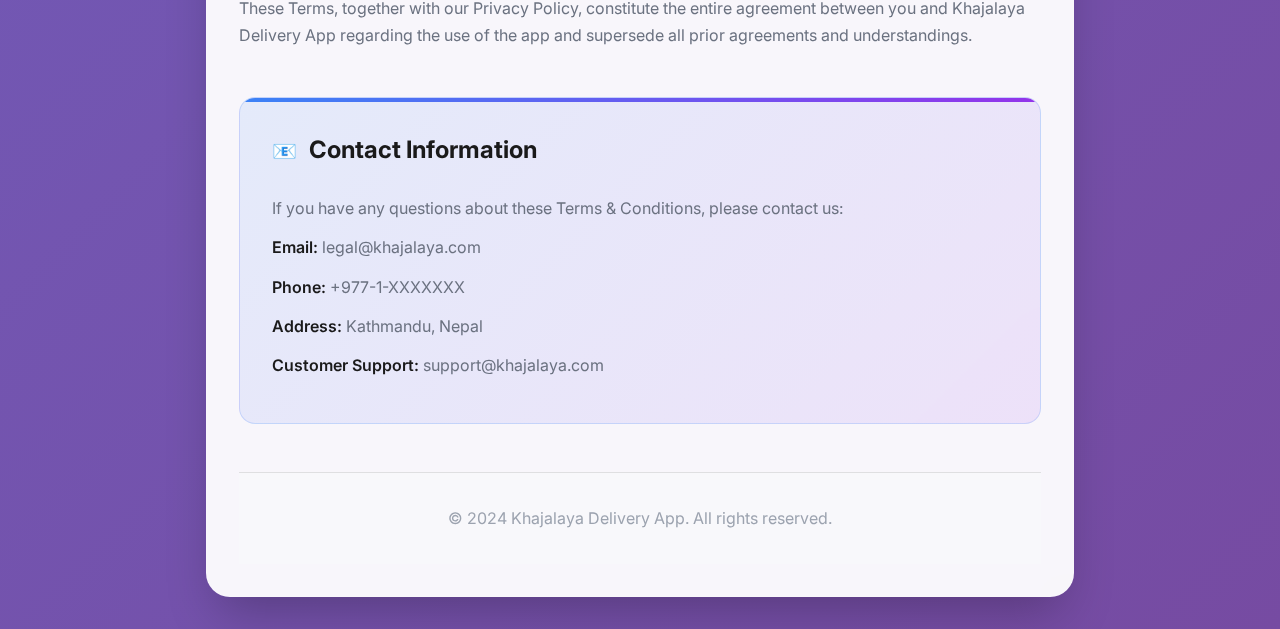
<file: legal_documents/terms-conditions.html>
<!DOCTYPE html>
<html lang="en">
<head>
    <meta charset="UTF-8">
    <meta name="viewport" content="width=device-width, initial-scale=1.0">
    <title>Terms & Conditions - Khajalaya Delivery App</title>
    <link rel="stylesheet" href="styles.css">
    <link rel="icon" type="image/x-icon" href="data:image/svg+xml,<svg xmlns='http://www.w3.org/2000/svg' viewBox='0 0 100 100'><text y='.9em' font-size='90'>🍽️</text></svg>">
</head>
<body>
    <div class="navigation">
        <a href="privacy-policy.html" class="nav-button">Privacy Policy</a>
        <a href="index.html" class="nav-button">Home</a>
    </div>

    <div class="container">
        <div class="main-card">
            <div class="header">
                <h1>Terms & Conditions</h1>
                <p>Khajalaya Delivery App</p>
            </div>

            <div class="last-updated">
                <strong>Last Updated:</strong> October 18, 2024
            </div>

            <div class="content">
            <div class="section">
                <h2>1. Acceptance of Terms</h2>
                <p>By accessing and using the Khajalaya Delivery App ("the App"), you accept and agree to be bound by the terms and provision of this agreement. If you do not agree to abide by the above, please do not use this service.</p>
                <p>These Terms & Conditions ("Terms") govern your use of our mobile application and related services provided by Khajalaya Delivery App ("Company," "we," "us," or "our").</p>
            </div>

            <div class="section">
                <h2>2. Description of Service</h2>
                <p>Khajalaya Delivery App is a food delivery platform that connects users with local restaurants and food vendors. Our service includes:</p>
                <ul>
                    <li>Food ordering and delivery services</li>
                    <li>Restaurant discovery and menu browsing</li>
                    <li>Payment processing</li>
                    <li>Order tracking and delivery updates</li>
                    <li>Customer support services</li>
                </ul>
            </div>

            <div class="section">
                <h2>3. User Accounts</h2>
                
                <h3>3.1 Account Creation</h3>
                <p>To use our services, you must:</p>
                <ul>
                    <li>Be at least 18 years old (or the age of majority in your jurisdiction)</li>
                    <li>Provide accurate and complete information</li>
                    <li>Maintain the security of your account credentials</li>
                    <li>Notify us immediately of any unauthorized use</li>
                </ul>

                <h3>3.2 Account Responsibilities</h3>
                <p>You are responsible for:</p>
                <ul>
                    <li>All activities that occur under your account</li>
                    <li>Maintaining the confidentiality of your password</li>
                    <li>Updating your account information as needed</li>
                    <li>Complying with all applicable laws and regulations</li>
                </ul>
            </div>

            <div class="section">
                <h2>4. Orders and Payments</h2>
                
                <h3>4.1 Order Placement</h3>
                <p>When placing an order through our app:</p>
                <ul>
                    <li>You agree to pay all charges associated with your order</li>
                    <li>Orders are subject to restaurant availability and acceptance</li>
                    <li>We reserve the right to refuse or cancel orders at our discretion</li>
                    <li>Delivery times are estimates and may vary</li>
                </ul>

                <h3>4.2 Payment Terms</h3>
                <p>Payment terms include:</p>
                <ul>
                    <li>All prices are displayed in Nepalese Rupees (NPR)</li>
                    <li>Payment is due at the time of order placement</li>
                    <li>We accept various payment methods including cash on delivery</li>
                    <li>Additional fees may apply for delivery services</li>
                </ul>

                <h3>4.3 Refunds and Cancellations</h3>
                <p>Refund and cancellation policies:</p>
                <ul>
                    <li>Orders can be cancelled within 5 minutes of placement</li>
                    <li>Refunds are processed within 3-5 business days</li>
                    <li>Refunds are subject to restaurant policies</li>
                    <li>We reserve the right to refuse refunds for consumed orders</li>
                </ul>
            </div>

            <div class="section">
                <h2>5. Delivery Services</h2>
                
                <h3>5.1 Delivery Areas</h3>
                <p>Our delivery services are available in designated areas within Nepal. Delivery availability may vary based on:</p>
                <ul>
                    <li>Geographic location</li>
                    <li>Weather conditions</li>
                    <li>Restaurant operating hours</li>
                    <li>Delivery partner availability</li>
                </ul>

                <h3>5.2 Delivery Terms</h3>
                <p>Delivery terms include:</p>
                <ul>
                    <li>Delivery fees are calculated based on distance and order value</li>
                    <li>Minimum order amounts may apply</li>
                    <li>Delivery times are estimates and not guaranteed</li>
                    <li>We are not responsible for delays due to external factors</li>
                </ul>
            </div>

            <div class="section">
                <h2>6. User Conduct</h2>
                <p>You agree not to:</p>
                <ul>
                    <li>Use the app for any unlawful purpose</li>
                    <li>Violate any applicable laws or regulations</li>
                    <li>Interfere with or disrupt the app's functionality</li>
                    <li>Attempt to gain unauthorized access to our systems</li>
                    <li>Use automated systems to access the app</li>
                    <li>Impersonate another person or entity</li>
                    <li>Post false, misleading, or harmful content</li>
                </ul>
            </div>

            <div class="section">
                <h2>7. Intellectual Property</h2>
                
                <h3>7.1 App Content</h3>
                <p>The app and its original content, features, and functionality are owned by Khajalaya Delivery App and are protected by international copyright, trademark, patent, trade secret, and other intellectual property laws.</p>

                <h3>7.2 User Content</h3>
                <p>By submitting content to our app (reviews, photos, etc.), you grant us a non-exclusive, royalty-free license to use, modify, and distribute such content for our business purposes.</p>
            </div>

            <div class="section">
                <h2>8. Privacy and Data Protection</h2>
                <p>Your privacy is important to us. Please review our Privacy Policy, which also governs your use of the app, to understand our practices regarding the collection and use of your information.</p>
            </div>

            <div class="section">
                <h2>9. Disclaimers and Limitations</h2>
                
                <h3>9.1 Service Availability</h3>
                <p>We strive to provide continuous service availability, but we do not guarantee that the app will be available at all times. We may experience downtime due to maintenance, updates, or technical issues.</p>

                <h3>9.2 Limitation of Liability</h3>
                <p>To the maximum extent permitted by law, Khajalaya Delivery App shall not be liable for any indirect, incidental, special, consequential, or punitive damages, including but not limited to loss of profits, data, or use, arising out of or relating to your use of the app.</p>

                <h3>9.3 Third-Party Services</h3>
                <p>Our app may integrate with third-party services. We are not responsible for the availability, content, or practices of these third-party services.</p>
            </div>

            <div class="section">
                <h2>10. Indemnification</h2>
                <p>You agree to indemnify and hold harmless Khajalaya Delivery App, its officers, directors, employees, and agents from any claims, damages, losses, or expenses (including attorney's fees) arising out of or relating to your use of the app or violation of these Terms.</p>
            </div>

            <div class="section">
                <h2>11. Termination</h2>
                
                <h3>11.1 Termination by You</h3>
                <p>You may terminate your account at any time by contacting our customer support team.</p>

                <h3>11.2 Termination by Us</h3>
                <p>We may terminate or suspend your account immediately, without prior notice, for conduct that we believe violates these Terms or is harmful to other users, us, or third parties.</p>

                <h3>11.3 Effect of Termination</h3>
                <p>Upon termination, your right to use the app will cease immediately. Provisions of these Terms that by their nature should survive termination shall survive termination.</p>
            </div>

            <div class="section">
                <h2>12. Governing Law and Dispute Resolution</h2>
                
                <h3>12.1 Governing Law</h3>
                <p>These Terms shall be governed by and construed in accordance with the laws of Nepal, without regard to its conflict of law provisions.</p>

                <h3>12.2 Dispute Resolution</h3>
                <p>Any disputes arising out of or relating to these Terms or the app shall be resolved through binding arbitration in accordance with the rules of the Nepal Arbitration Association.</p>
            </div>

            <div class="section">
                <h2>13. Changes to Terms</h2>
                <p>We reserve the right to modify these Terms at any time. We will notify users of any material changes by:</p>
                <ul>
                    <li>Posting the updated Terms in the app</li>
                    <li>Sending email notifications</li>
                    <li>Updating the "Last Updated" date</li>
                </ul>
                <p>Your continued use of the app after any changes constitutes acceptance of the updated Terms.</p>
            </div>

            <div class="section">
                <h2>14. Severability</h2>
                <p>If any provision of these Terms is found to be unenforceable or invalid, that provision will be limited or eliminated to the minimum extent necessary so that the remaining Terms will remain in full force and effect.</p>
            </div>

            <div class="section">
                <h2>15. Entire Agreement</h2>
                <p>These Terms, together with our Privacy Policy, constitute the entire agreement between you and Khajalaya Delivery App regarding the use of the app and supersede all prior agreements and understandings.</p>
            </div>

            <div class="contact-info">
                <h3>Contact Information</h3>
                <p>If you have any questions about these Terms & Conditions, please contact us:</p>
                <p><strong>Email:</strong> legal@khajalaya.com</p>
                <p><strong>Phone:</strong> +977-1-XXXXXXX</p>
                <p><strong>Address:</strong> Kathmandu, Nepal</p>
                <p><strong>Customer Support:</strong> support@khajalaya.com</p>
            </div>
            
            <div class="footer">
                <p>&copy; 2024 Khajalaya Delivery App. All rights reserved.</p>
            </div>
        </div>
    </div>

    <button class="back-to-top" onclick="scrollToTop()">↑</button>

    <script src="script.js"></script>
</body>
</html>
</file>
<file: legal_documents/styles.css>
/* Ultra Modern Legal Documents Styling */
@import url('https://fonts.googleapis.com/css2?family=Inter:wght@300;400;500;600;700;800&family=JetBrains+Mono:wght@400;500;600&display=swap');

:root {
    --primary-gradient: linear-gradient(135deg, #667eea 0%, #764ba2 100%);
    --secondary-gradient: linear-gradient(135deg, #f093fb 0%, #f5576c 100%);
    --accent-gradient: linear-gradient(135deg, #4facfe 0%, #00f2fe 100%);
    --dark-gradient: linear-gradient(135deg, #2c3e50 0%, #34495e 100%);
    --glass-bg: rgba(255, 255, 255, 0.1);
    --glass-border: rgba(255, 255, 255, 0.2);
    --text-primary: #1a1a1a;
    --text-secondary: #6b7280;
    --text-muted: #9ca3af;
    --bg-primary: #ffffff;
    --bg-secondary: #f8fafc;
    --bg-accent: #f1f5f9;
    --shadow-sm: 0 1px 2px 0 rgba(0, 0, 0, 0.05);
    --shadow-md: 0 4px 6px -1px rgba(0, 0, 0, 0.1), 0 2px 4px -1px rgba(0, 0, 0, 0.06);
    --shadow-lg: 0 10px 15px -3px rgba(0, 0, 0, 0.1), 0 4px 6px -2px rgba(0, 0, 0, 0.05);
    --shadow-xl: 0 20px 25px -5px rgba(0, 0, 0, 0.1), 0 10px 10px -5px rgba(0, 0, 0, 0.04);
    --shadow-2xl: 0 25px 50px -12px rgba(0, 0, 0, 0.25);
    --radius-sm: 0.375rem;
    --radius-md: 0.5rem;
    --radius-lg: 0.75rem;
    --radius-xl: 1rem;
    --radius-2xl: 1.5rem;
    --radius-full: 9999px;
    --transition-fast: 150ms ease-in-out;
    --transition-normal: 300ms ease-in-out;
    --transition-slow: 500ms ease-in-out;
}

* {
    margin: 0;
    padding: 0;
    box-sizing: border-box;
}

html {
    scroll-behavior: smooth;
    font-size: 16px;
}

body {
    font-family: 'Inter', -apple-system, BlinkMacSystemFont, 'Segoe UI', Roboto, sans-serif;
    line-height: 1.7;
    color: var(--text-primary);
    background: var(--primary-gradient);
    min-height: 100vh;
    font-weight: 400;
    -webkit-font-smoothing: antialiased;
    -moz-osx-font-smoothing: grayscale;
}

/* Animated Background */
body::before {
    content: '';
    position: fixed;
    top: 0;
    left: 0;
    width: 100%;
    height: 100%;
    background: 
        radial-gradient(circle at 20% 80%, rgba(120, 119, 198, 0.3) 0%, transparent 50%),
        radial-gradient(circle at 80% 20%, rgba(255, 119, 198, 0.3) 0%, transparent 50%),
        radial-gradient(circle at 40% 40%, rgba(120, 219, 255, 0.2) 0%, transparent 50%);
    z-index: -1;
    animation: backgroundShift 20s ease-in-out infinite;
}

@keyframes backgroundShift {
    0%, 100% { opacity: 1; }
    50% { opacity: 0.8; }
}

/* Main Container */
.container {
    max-width: 900px;
    margin: 2rem auto;
    padding: 0 1rem;
    position: relative;
    z-index: 1;
}

/* Glass Morphism Card */
.main-card {
    background: rgba(255, 255, 255, 0.95);
    backdrop-filter: blur(20px);
    -webkit-backdrop-filter: blur(20px);
    border: 1px solid var(--glass-border);
    border-radius: var(--radius-2xl);
    box-shadow: var(--shadow-2xl);
    overflow: hidden;
    position: relative;
}

.main-card::before {
    content: '';
    position: absolute;
    top: 0;
    left: 0;
    right: 0;
    height: 4px;
    background: var(--primary-gradient);
}

/* Header Section */
.header {
    text-align: center;
    padding: 3rem 2rem 2rem;
    position: relative;
    background: linear-gradient(135deg, rgba(102, 126, 234, 0.05) 0%, rgba(118, 75, 162, 0.05) 100%);
}

.header::after {
    content: '';
    position: absolute;
    bottom: 0;
    left: 50%;
    transform: translateX(-50%);
    width: 100px;
    height: 4px;
    background: var(--primary-gradient);
    border-radius: var(--radius-full);
}

.header h1 {
    font-size: clamp(2rem, 5vw, 3rem);
    font-weight: 800;
    background: var(--primary-gradient);
    -webkit-background-clip: text;
    -webkit-text-fill-color: transparent;
    background-clip: text;
    margin-bottom: 0.5rem;
    letter-spacing: -0.02em;
}

.header p {
    color: var(--text-secondary);
    font-size: 1.125rem;
    font-weight: 500;
}

/* Last Updated Badge */
.last-updated {
    background: linear-gradient(135deg, rgba(102, 126, 234, 0.1) 0%, rgba(118, 75, 162, 0.1) 100%);
    border: 1px solid rgba(102, 126, 234, 0.2);
    padding: 1rem 1.5rem;
    border-radius: var(--radius-lg);
    margin: 0 2rem 2rem;
    display: flex;
    align-items: center;
    gap: 0.75rem;
    position: relative;
    overflow: hidden;
}

.last-updated::before {
    content: '🕒';
    font-size: 1.25rem;
}

.last-updated strong {
    color: var(--text-primary);
    font-weight: 600;
}

/* Content Area */
.content {
    padding: 0 2rem 2rem;
}

/* Section Styling */
.section {
    margin-bottom: 2.5rem;
    position: relative;
}

.section h2 {
    font-size: clamp(1.5rem, 4vw, 2rem);
    font-weight: 700;
    color: var(--text-primary);
    margin-bottom: 1.5rem;
    padding-bottom: 0.75rem;
    position: relative;
    display: flex;
    align-items: center;
    gap: 0.75rem;
}

.section h2::before {
    content: '';
    width: 4px;
    height: 2rem;
    background: var(--primary-gradient);
    border-radius: var(--radius-full);
}

.section h3 {
    font-size: 1.25rem;
    font-weight: 600;
    color: var(--text-primary);
    margin: 2rem 0 1rem;
    padding-left: 1rem;
    border-left: 3px solid transparent;
    background: linear-gradient(90deg, rgba(102, 126, 234, 0.1) 0%, transparent 100%);
    border-radius: 0 var(--radius-sm) var(--radius-sm) 0;
}

.section h4 {
    font-size: 1.125rem;
    font-weight: 600;
    color: var(--text-primary);
    margin: 1.5rem 0 0.75rem;
    position: relative;
    padding-left: 1.5rem;
}

.section h4::before {
    content: '▶';
    position: absolute;
    left: 0;
    color: #667eea;
    font-size: 0.875rem;
}

.section p {
    margin-bottom: 1rem;
    color: var(--text-secondary);
    font-size: 1rem;
    line-height: 1.7;
}

.section ul {
    margin: 1rem 0 1.5rem 1.5rem;
    list-style: none;
}

.section li {
    margin-bottom: 0.75rem;
    padding-left: 1.5rem;
    position: relative;
    color: var(--text-secondary);
    line-height: 1.6;
}

.section li::before {
    content: '✓';
    position: absolute;
    left: 0;
    color: #10b981;
    font-weight: 600;
    font-size: 0.875rem;
}

/* Highlight Boxes */
.highlight {
    background: linear-gradient(135deg, rgba(16, 185, 129, 0.1) 0%, rgba(34, 197, 94, 0.1) 100%);
    border: 1px solid rgba(16, 185, 129, 0.2);
    padding: 1.5rem;
    border-radius: var(--radius-lg);
    margin: 1.5rem 0;
    position: relative;
    overflow: hidden;
}

.highlight::before {
    content: '';
    position: absolute;
    top: 0;
    left: 0;
    width: 4px;
    height: 100%;
    background: linear-gradient(180deg, #10b981 0%, #22c55e 100%);
}

.highlight p {
    margin: 0;
    color: var(--text-primary);
    font-weight: 500;
}

/* Contact Info */
.contact-info {
    background: linear-gradient(135deg, rgba(59, 130, 246, 0.1) 0%, rgba(147, 51, 234, 0.1) 100%);
    border: 1px solid rgba(59, 130, 246, 0.2);
    padding: 2rem;
    border-radius: var(--radius-xl);
    margin-top: 3rem;
    position: relative;
    overflow: hidden;
}

.contact-info::before {
    content: '';
    position: absolute;
    top: 0;
    left: 0;
    width: 100%;
    height: 4px;
    background: linear-gradient(90deg, #3b82f6 0%, #9333ea 100%);
}

.contact-info h3 {
    color: var(--text-primary);
    font-size: 1.5rem;
    font-weight: 700;
    margin-bottom: 1.5rem;
    display: flex;
    align-items: center;
    gap: 0.75rem;
}

.contact-info h3::before {
    content: '📧';
    font-size: 1.25rem;
}

.contact-info p {
    margin-bottom: 0.75rem;
    color: var(--text-secondary);
}

.contact-info strong {
    color: var(--text-primary);
    font-weight: 600;
}

/* Navigation */
.navigation {
    position: fixed;
    top: 2rem;
    right: 2rem;
    z-index: 1000;
    display: flex;
    gap: 0.75rem;
}

.nav-button {
    background: linear-gradient(135deg, #667eea 0%, #764ba2 100%);
    backdrop-filter: blur(10px);
    -webkit-backdrop-filter: blur(10px);
    color: white;
    padding: 0.75rem 1.5rem;
    border: 1px solid rgba(102, 126, 234, 0.3);
    border-radius: var(--radius-full);
    cursor: pointer;
    text-decoration: none;
    font-weight: 600;
    font-size: 0.875rem;
    transition: all var(--transition-normal);
    box-shadow: 0 4px 15px rgba(102, 126, 234, 0.3);
    position: relative;
    overflow: hidden;
}

.nav-button::before {
    content: '';
    position: absolute;
    top: 0;
    left: -100%;
    width: 100%;
    height: 100%;
    background: linear-gradient(135deg, #f093fb 0%, #f5576c 100%);
    transition: left var(--transition-normal);
    z-index: -1;
}

.nav-button:hover::before {
    left: 0;
}

.nav-button:hover {
    color: white;
    transform: translateY(-3px);
    box-shadow: 0 8px 25px rgba(102, 126, 234, 0.4);
    border-color: rgba(240, 147, 251, 0.5);
}

/* Back to Top Button */
.back-to-top {
    position: fixed;
    bottom: 2rem;
    right: 2rem;
    background: rgba(255, 255, 255, 0.9);
    backdrop-filter: blur(10px);
    -webkit-backdrop-filter: blur(10px);
    color: var(--text-primary);
    width: 3rem;
    height: 3rem;
    border-radius: var(--radius-full);
    border: 1px solid var(--glass-border);
    cursor: pointer;
    font-size: 1.25rem;
    opacity: 0;
    visibility: hidden;
    transition: all var(--transition-normal);
    box-shadow: var(--shadow-lg);
    z-index: 1000;
}

.back-to-top.visible {
    opacity: 1;
    visibility: visible;
}

.back-to-top:hover {
    background: var(--primary-gradient);
    color: white;
    transform: translateY(-2px);
    box-shadow: var(--shadow-xl);
}

/* Footer */
.footer {
    text-align: center;
    padding: 2rem;
    border-top: 1px solid rgba(0, 0, 0, 0.1);
    margin-top: 3rem;
    color: var(--text-muted);
    background: rgba(248, 250, 252, 0.5);
}

/* Responsive Design */
@media (max-width: 768px) {
    .container {
        margin: 1rem;
        padding: 0 0.5rem;
    }
    
    .main-card {
        border-radius: var(--radius-xl);
    }
    
    .header {
        padding: 2rem 1rem 1.5rem;
    }
    
    .content {
        padding: 0 1rem 1.5rem;
    }
    
    .last-updated {
        margin: 0 1rem 1.5rem;
        padding: 0.75rem 1rem;
    }
    
    .navigation {
        position: static;
        justify-content: center;
        margin-bottom: 1rem;
        padding: 0 1rem;
    }
    
    .nav-button {
        padding: 0.625rem 1.25rem;
        font-size: 0.8125rem;
    }
    
    .back-to-top {
        bottom: 1rem;
        right: 1rem;
        width: 2.5rem;
        height: 2.5rem;
        font-size: 1rem;
    }
}

@media (max-width: 480px) {
    .header h1 {
        font-size: 1.75rem;
    }
    
    .section h2 {
        font-size: 1.25rem;
    }
    
    .section h3 {
        font-size: 1.125rem;
    }
    
    .contact-info {
        padding: 1.5rem;
    }
}

/* Print Styles */
@media print {
    body {
        background: white;
    }
    
    .main-card {
        box-shadow: none;
        border: 1px solid #e5e7eb;
    }
    
    .navigation,
    .back-to-top {
        display: none;
    }
    
    .header::after {
        display: none;
    }
}

/* Loading Animation */
.loading {
    display: none;
    text-align: center;
    padding: 2rem;
}

.loading.show {
    display: block;
}

.spinner {
    border: 3px solid rgba(102, 126, 234, 0.1);
    border-top: 3px solid #667eea;
    border-radius: 50%;
    width: 2rem;
    height: 2rem;
    animation: spin 1s linear infinite;
    margin: 0 auto;
}

@keyframes spin {
    0% { transform: rotate(0deg); }
    100% { transform: rotate(360deg); }
}

/* Smooth Animations */
.section {
    animation: fadeInUp 0.6s ease-out;
}

@keyframes fadeInUp {
    from {
        opacity: 0;
        transform: translateY(20px);
    }
    to {
        opacity: 1;
        transform: translateY(0);
    }
}

/* Hover Effects */
.section:hover h2 {
    transform: translateX(5px);
    transition: transform var(--transition-fast);
}

.section:hover h3 {
    transform: translateX(3px);
    transition: transform var(--transition-fast);
}

/* Focus States for Accessibility */
.nav-button:focus,
.back-to-top:focus {
    outline: 2px solid #667eea;
    outline-offset: 2px;
}

/* Dark Mode Support */
@media (prefers-color-scheme: dark) {
    :root {
        --text-primary: #f9fafb;
        --text-secondary: #d1d5db;
        --text-muted: #9ca3af;
        --bg-primary: rgba(17, 24, 39, 0.95);
        --bg-secondary: rgba(31, 41, 55, 0.8);
        --bg-accent: rgba(55, 65, 81, 0.6);
    }
    
    .main-card {
        background: rgba(17, 24, 39, 0.95);
        border-color: rgba(75, 85, 99, 0.3);
    }
    
    .last-updated {
        background: rgba(55, 65, 81, 0.3);
        border-color: rgba(75, 85, 99, 0.3);
    }
    
    .highlight {
        background: rgba(16, 185, 129, 0.1);
        border-color: rgba(16, 185, 129, 0.2);
    }
    
    .contact-info {
        background: rgba(59, 130, 246, 0.1);
        border-color: rgba(59, 130, 246, 0.2);
    }
}
</file>
<file: css/style.css>
/* Mobile-First CSS Framework for Khajalaya Delivery App Website */

@import url('https://fonts.googleapis.com/css2?family=Dancing+Script:wght@400..700&display=swap');

/* CSS Reset and Base Styles */
* {
    margin: 0;
    padding: 0;
    box-sizing: border-box;
}

:root {
    /* Color Palette - Matching Flutter App Colors */
    --primary-color: #F9A620; /* darkYellow */
    --primary-dark: #e5951c;
    --secondary-color: #104911; /* darkGreen */
    --accent-color: #FFD449; /* lightYellow */
    --success-color: #548C2F; /* lightGreen */
    --warning-color: #F9A620; /* darkYellow */
    --danger-color: #e74c3c;
    
    /* Additional Flutter Colors */
    --light-blue: #A8D5E2; /* lightBlue */
    --dark-green: #104911; /* darkGreen */
    --light-green: #548C2F; /* lightGreen */
    --light-yellow: #FFD449; /* lightYellow */
    --dark-yellow: #F9A620; /* darkYellow */
    
    /* Role Colors */
    --individual-role: #2196F3; /* Blue */
    --business-owner-role: #9C27B0; /* Purple */
    --staff-role: #FF9800; /* Orange */
    
    /* Neutral Colors */
    --white: #ffffff;
    --light-gray: #f8f9fa;
    --gray: #6c757d;
    --dark-gray: #343a40;
    --black: #000000;
    
    /* Typography */
    --font-primary: 'Inter', -apple-system, BlinkMacSystemFont, 'Segoe UI', Roboto, sans-serif;
    --font-secondary: 'Poppins', sans-serif;
    
    /* Spacing */
    --spacing-xs: 0.25rem;
    --spacing-sm: 0.5rem;
    --spacing-md: 1rem;
    --spacing-lg: 1.5rem;
    --spacing-xl: 2rem;
    --spacing-xxl: 3rem;
    
    /* Border Radius */
    --radius-sm: 0.25rem;
    --radius-md: 0.5rem;
    --radius-lg: 1rem;
    --radius-xl: 1.5rem;
    
    /* Shadows */
    --shadow-sm: 0 1px 3px rgba(0, 0, 0, 0.12), 0 1px 2px rgba(0, 0, 0, 0.24);
    --shadow-md: 0 4px 6px rgba(0, 0, 0, 0.1), 0 2px 4px rgba(0, 0, 0, 0.06);
    --shadow-lg: 0 10px 15px rgba(0, 0, 0, 0.1), 0 4px 6px rgba(0, 0, 0, 0.05);
    --shadow-xl: 0 20px 25px rgba(0, 0, 0, 0.1), 0 10px 10px rgba(0, 0, 0, 0.04);
    
    /* Transitions */
    --transition-fast: 0.15s ease-in-out;
    --transition-normal: 0.3s ease-in-out;
    --transition-slow: 0.5s ease-in-out;
}

/* Base Typography */
html {
    font-size: 16px;
    scroll-behavior: smooth;
}

body {
    font-family: var(--font-primary);
    line-height: 1.6;
    color: var(--dark-gray);
    background-color: var(--white);
    overflow-x: hidden;
}

/* Typography Scale */
h1, h2, h3, h4, h5, h6 {
    font-family: var(--font-secondary);
    font-weight: 600;
    line-height: 1.2;
    margin-bottom: var(--spacing-md);
    color: var(--secondary-color);
}

h1 { font-size: 2rem; }
h2 { font-size: 1.75rem; }
h3 { font-size: 1.5rem; }
h4 { font-size: 1.25rem; }
h5 { font-size: 1.125rem; }
h6 { font-size: 1rem; }

p {
    margin-bottom: var(--spacing-md);
    color: var(--gray);
}

/* Mobile-First Container System */
.container {
    width: 100%;
    max-width: 100%;
    margin: 0 auto;
    padding: 0 var(--spacing-md);
}

.container-fluid {
    width: 100%;
    padding: 0 var(--spacing-md);
}

/* Grid System - Mobile First */
.row {
    display: flex;
    flex-wrap: wrap;
    margin: 0 calc(-1 * var(--spacing-sm));
}

.col {
    flex: 1;
    padding: 0 var(--spacing-sm);
}

.col-12 { flex: 0 0 100%; max-width: 100%; }
.col-6 { flex: 0 0 50%; max-width: 50%; }
.col-4 { flex: 0 0 33.333333%; max-width: 33.333333%; }
.col-3 { flex: 0 0 25%; max-width: 25%; }

/* Utility Classes */
.text-center { text-align: center; }
.text-left { text-align: left; }
.text-right { text-align: right; }

.d-flex { display: flex; }
.d-block { display: block; }
.d-none { display: none; }

.justify-center { justify-content: center; }
.justify-between { justify-content: space-between; }
.justify-around { justify-content: space-around; }

.align-center { align-items: center; }
.align-start { align-items: flex-start; }
.align-end { align-items: flex-end; }

.flex-column { flex-direction: column; }
.flex-row { flex-direction: row; }

/* Spacing Utilities */
.m-0 { margin: 0; }
.m-1 { margin: var(--spacing-xs); }
.m-2 { margin: var(--spacing-sm); }
.m-3 { margin: var(--spacing-md); }
.m-4 { margin: var(--spacing-lg); }
.m-5 { margin: var(--spacing-xl); }

.p-0 { padding: 0; }
.p-1 { padding: var(--spacing-xs); }
.p-2 { padding: var(--spacing-sm); }
.p-3 { padding: var(--spacing-md); }
.p-4 { padding: var(--spacing-lg); }
.p-5 { padding: var(--spacing-xl); }

/* Button Styles */
.btn {
    display: inline-block;
    padding: var(--spacing-sm) var(--spacing-lg);
    font-size: 1rem;
    font-weight: 500;
    text-align: center;
    text-decoration: none;
    border: none;
    border-radius: var(--radius-md);
    cursor: pointer;
    transition: all var(--transition-normal);
    line-height: 1.5;
    user-select: none;
}

.btn-primary {
    background-color: var(--primary-color);
    color: var(--white);
}

.btn-primary:hover {
    background-color: var(--primary-dark);
    transform: translateY(-2px);
    box-shadow: var(--shadow-md);
}

.btn-secondary {
    background-color: var(--secondary-color);
    color: var(--white);
}

.btn-secondary:hover {
    background-color: var(--dark-gray);
    transform: translateY(-2px);
    box-shadow: var(--shadow-md);
}

.btn-outline {
    background-color: transparent;
    color: var(--primary-color);
    border: 2px solid var(--primary-color);
}

.btn-outline:hover {
    background-color: var(--primary-color);
    color: var(--white);
}

.btn-lg {
    padding: var(--spacing-md) var(--spacing-xl);
    font-size: 1.125rem;
}

.btn-sm {
    padding: var(--spacing-xs) var(--spacing-md);
    font-size: 0.875rem;
}

/* Card Component */
.card {
    background-color: var(--white);
    border-radius: var(--radius-lg);
    box-shadow: var(--shadow-sm);
    overflow: hidden;
    transition: all var(--transition-normal);
}

.card:hover {
    box-shadow: var(--shadow-lg);
    transform: translateY(-4px);
}

.card-header {
    padding: var(--spacing-lg);
    background-color: var(--light-gray);
    border-bottom: 1px solid #e9ecef;
}

.card-body {
    padding: var(--spacing-lg);
}

.card-footer {
    padding: var(--spacing-lg);
    background-color: var(--light-gray);
    border-top: 1px solid #e9ecef;
}

/* Navigation */
.navbar {
    position: fixed;
    top: 0;
    left: 0;
    right: 0;
    z-index: 1000;
    background-color: var(--white);
    box-shadow: var(--shadow-sm);
    padding: var(--spacing-md) 0;
    transition: all var(--transition-normal);
}

.navbar.scrolled {
    background-color: rgba(255, 255, 255, 0.95);
    backdrop-filter: blur(10px);
}

.navbar-brand {
    font-size: 1.5rem;
    font-weight: 700;
    color: var(--primary-color);
    text-decoration: none;
}

.navbar-nav {
    display: flex;
    flex-direction: column;
    list-style: none;
    margin: 0;
    padding: 0;
}

.navbar-nav .nav-item {
    margin: var(--spacing-xs) 0;
}

.navbar-nav .nav-link {
    color: var(--secondary-color);
    text-decoration: none;
    padding: var(--spacing-sm) var(--spacing-md);
    border-radius: var(--radius-sm);
    transition: all var(--transition-fast);
}

.navbar-nav .nav-link:hover {
    background-color: var(--light-gray);
    color: var(--primary-color);
}

.navbar-toggler {
    display: block;
    background: none;
    border: none;
    font-size: 1.5rem;
    color: var(--secondary-color);
    cursor: pointer;
    padding: var(--spacing-sm);
}

.navbar-collapse {
    display: none;
    margin-top: var(--spacing-md);
}

.navbar-collapse.show {
    display: block;
}

/* Hero Section */
.hero {
    min-height: 100vh;
    display: flex;
    align-items: center;
    background: linear-gradient(135deg, var(--secondary-color) 0%, var(--success-color) 50%, var(--accent-color) 100%);
    color: var(--white);
    text-align: center;
    position: relative;
    overflow: hidden;
}

/* Hero Section Buttons */
.hero .btn-primary {
    background-color: var(--secondary-color);
    border-color: var(--secondary-color);
}

.hero .btn-primary:hover {
    background-color: var(--dark-green);
    border-color: var(--dark-green);
    transform: translateY(-2px);
    box-shadow: var(--shadow-md);
}

.hero .btn-outline {
    background-color: transparent;
    color: var(--secondary-color);
    border: 2px solid var(--secondary-color);
}

.hero .btn-outline:hover {
    background-color: var(--secondary-color);
    color: var(--white);
}

.hero::before {
    content: '';
    position: absolute;
    top: 0;
    left: 0;
    right: 0;
    bottom: 0;
    background: url('data:image/svg+xml,<svg xmlns="http://www.w3.org/2000/svg" viewBox="0 0 100 100"><defs><pattern id="food" x="0" y="0" width="20" height="20" patternUnits="userSpaceOnUse"><text x="10" y="15" text-anchor="middle" font-size="12" fill="rgba(255,255,255,0.1)">🍽️</text></pattern></defs><rect width="100" height="100" fill="url(%23food)"/></svg>');
    opacity: 0.1;
}

/* Food Image Cards */
.food-card {
    transition: all var(--transition-normal);
    border-radius: var(--radius-lg);
    overflow: hidden;
    box-shadow: var(--shadow-sm);
    height: 300px; /* Fixed height for all cards */
    display: flex;
    flex-direction: column;
    margin-bottom: var(--spacing-lg); /* Add margin bottom */
    margin:7px;
}

.food-card:hover {
    transform: translateY(-8px);
    box-shadow: var(--shadow-xl);
}

.food-card-image {
    height: 200px;
    background-size: cover;
    background-position: center;
    position: relative;
    transition: transform var(--transition-normal);
    flex-shrink: 0; /* Prevent image from shrinking */
}

.food-card:hover .food-card-image {
    transform: scale(1.05);
}

.food-card-overlay {
    position: absolute;
    bottom: 0;
    left: 0;
    right: 0;
    background: linear-gradient(transparent, rgba(0,0,0,0.8));
    padding: 1rem;
    color: white;
}

.food-card-overlay h3 {
    color: white !important;
    margin: 0;
}

.food-card-body {
    padding: var(--spacing-md);
    flex-grow: 1; /* Allow body to grow and fill remaining space */
    display: flex;
    flex-direction: column;
    justify-content: center;
}

.food-card-body p {
    margin: 0;
    text-align: center;
    line-height: 1.4;
}

/* Background Patterns */
.pattern-bg {
    position: relative;
}

.pattern-bg::before {
    content: '';
    position: absolute;
    top: 0;
    left: 0;
    right: 0;
    bottom: 0;
    background-image: 
        radial-gradient(circle at 25% 25%, var(--light-blue) 0%, transparent 50%),
        radial-gradient(circle at 75% 75%, var(--accent-color) 0%, transparent 50%);
    opacity: 0.1;
    z-index: 0;
}

.pattern-bg > * {
    position: relative;
    z-index: 1;
}

.hero-content {
    position: relative;
    z-index: 2;
    max-width: 600px;
    margin: 0 auto;
}

.hero h1 {
    font-family: 'Dancing Script', cursive;
    font-size: 2.5rem;
    margin-bottom: var(--spacing-lg);
    color: var(--white);
    font-weight: 700;
}

.hero p {
    font-size: 1.125rem;
    margin-bottom: var(--spacing-xl);
    color: rgba(255, 255, 255, 0.9);
}

/* Section Styles */
.section {
    padding: var(--spacing-xxl) 0;
}

.section-title {
    text-align: center;
    margin-bottom: var(--spacing-xxl);
}

.section-title h2 {
    font-size: 2rem;
    margin-bottom: var(--spacing-md);
}

.section-title p {
    font-size: 1.125rem;
    max-width: 600px;
    margin: 0 auto;
}

/* Feature Cards */
.feature-grid {
    display: grid;
    grid-template-columns: 1fr;
    gap: var(--spacing-lg);
    margin-top: var(--spacing-xl);
}

.feature-card {
    text-align: center;
    padding: var(--spacing-xl);
    background-color: var(--white);
    border-radius: var(--radius-lg);
    box-shadow: var(--shadow-sm);
    transition: all var(--transition-normal);
}

.feature-card:hover {
    box-shadow: var(--shadow-lg);
    transform: translateY(-8px);
}

.feature-icon {
    font-size: 3rem;
    margin-bottom: var(--spacing-lg);
    display: block;
}

.feature-card h3 {
    margin-bottom: var(--spacing-md);
    color: var(--secondary-color);
}

.feature-card p {
    color: var(--gray);
    line-height: 1.6;
}

/* Footer */
.footer {
    background-color: var(--secondary-color);
    color: var(--white);
    padding: var(--spacing-xxl) 0 var(--spacing-lg);
}

.footer h5 {
    color: var(--white);
    margin-bottom: var(--spacing-lg);
}

.footer p, .footer a {
    color: rgba(255, 255, 255, 0.8);
    text-decoration: none;
}

.footer a:hover {
    color: var(--primary-color);
}

.footer-bottom {
    border-top: 1px solid rgba(255, 255, 255, 0.1);
    margin-top: var(--spacing-xl);
    padding-top: var(--spacing-lg);
    text-align: center;
}

/* Responsive Design - Tablet */
@media (min-width: 768px) {
    .container {
        max-width: 750px;
        padding: 0 var(--spacing-lg);
    }
    
    h1 { font-size: 2.5rem; }
    h2 { font-size: 2rem; }
    
    .hero h1 {
        font-family: 'Dancing Script', cursive;
        font-size: 3rem;
        font-weight: 700;
    }
    
    .navbar-nav {
        flex-direction: row;
        align-items: center;
    }
    
    .navbar-nav .nav-item {
        margin: 0 var(--spacing-sm);
    }
    
    .navbar-toggler {
        display: none;
    }
    
    .navbar-collapse {
        display: flex;
        margin-top: 0;
    }
    
    .feature-grid {
        grid-template-columns: repeat(2, 1fr);
    }
    
    .col-md-6 { flex: 0 0 50%; max-width: 50%; }
    .col-md-4 { flex: 0 0 33.333333%; max-width: 33.333333%; }
    .col-md-3 { flex: 0 0 25%; max-width: 25%; }
}

/* Responsive Design - Desktop */
@media (min-width: 992px) {
    .container {
        max-width: 970px;
    }
    
    h1 { font-size: 3rem; }
    h2 { font-size: 2.25rem; }
    
    .hero h1 {
        font-family: 'Dancing Script', cursive;
        font-size: 3.5rem;
        font-weight: 700;
    }
    
    .feature-grid {
        grid-template-columns: repeat(3, 1fr);
    }
    
    .col-lg-4 { flex: 0 0 33.333333%; max-width: 33.333333%; }
    .col-lg-3 { flex: 0 0 25%; max-width: 25%; }
    .col-lg-6 { flex: 0 0 50%; max-width: 50%; }
}

/* Responsive Design - Large Desktop */
@media (min-width: 1200px) {
    .container {
        max-width: 1170px;
    }
    
    .hero h1 {
        font-family: 'Dancing Script', cursive;
        font-size: 4rem;
        font-weight: 700;
    }
    
    .feature-grid {
        grid-template-columns: repeat(4, 1fr);
    }
}

/* Animation Classes */
.fade-in {
    opacity: 0;
    transform: translateY(30px);
    transition: all var(--transition-slow);
}

.fade-in.visible {
    opacity: 1;
    transform: translateY(0);
}

.slide-in-left {
    opacity: 0;
    transform: translateX(-50px);
    transition: all var(--transition-slow);
}

.slide-in-left.visible {
    opacity: 1;
    transform: translateX(0);
}

.slide-in-right {
    opacity: 0;
    transform: translateX(50px);
    transition: all var(--transition-slow);
}

.slide-in-right.visible {
    opacity: 1;
    transform: translateX(0);
}

/* Loading Animation */
.loading {
    display: inline-block;
    width: 20px;
    height: 20px;
    border: 3px solid rgba(255, 255, 255, 0.3);
    border-radius: 50%;
    border-top-color: var(--white);
    animation: spin 1s ease-in-out infinite;
}

@keyframes spin {
    to { transform: rotate(360deg); }
}

/* Accessibility */
.sr-only {
    position: absolute;
    width: 1px;
    height: 1px;
    padding: 0;
    margin: -1px;
    overflow: hidden;
    clip: rect(0, 0, 0, 0);
    white-space: nowrap;
    border: 0;
}

/* Focus styles */
.btn:focus,
.nav-link:focus {
    outline: 2px solid var(--primary-color);
    outline-offset: 2px;
}

/* Print styles */
@media print {
    .navbar,
    .btn,
    .hero {
        display: none;
    }
    
    body {
        font-size: 12pt;
        line-height: 1.4;
    }
    
    .container {
        max-width: none;
        padding: 0;
    }
}
</file>
